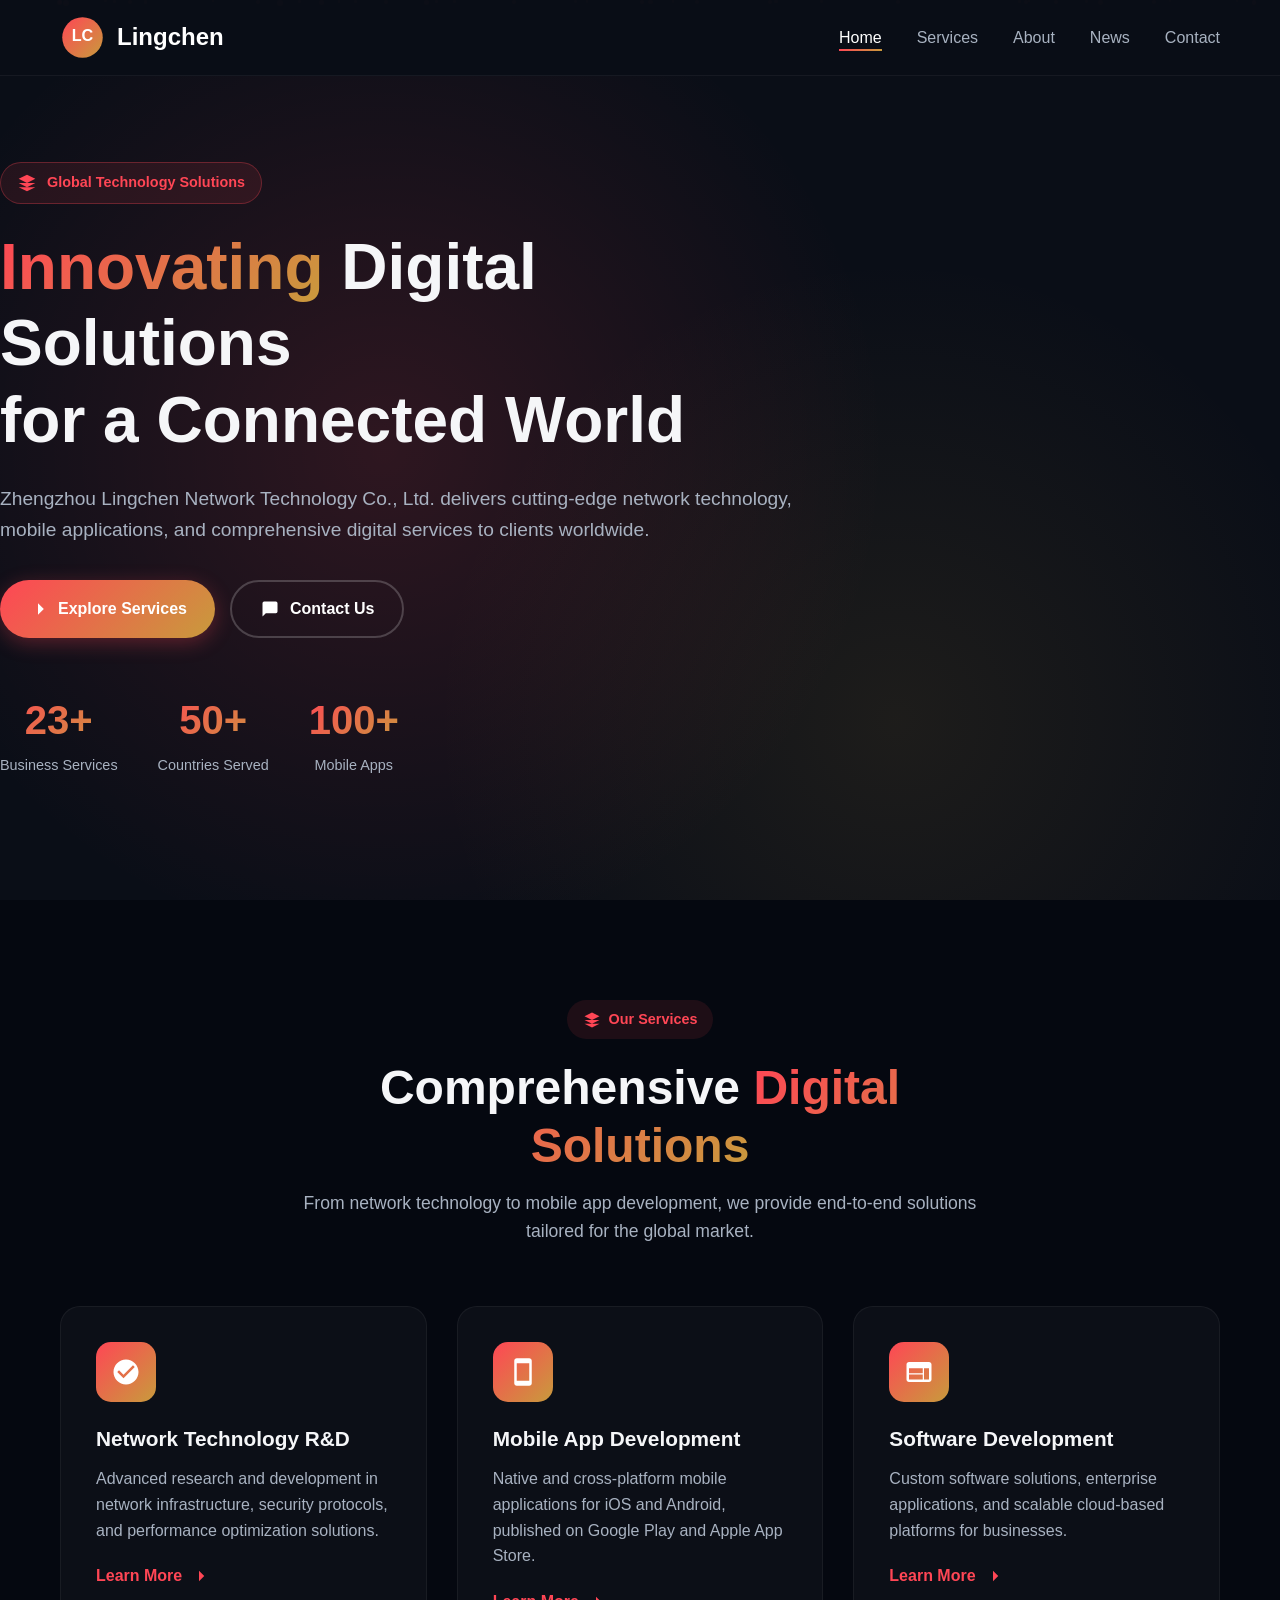
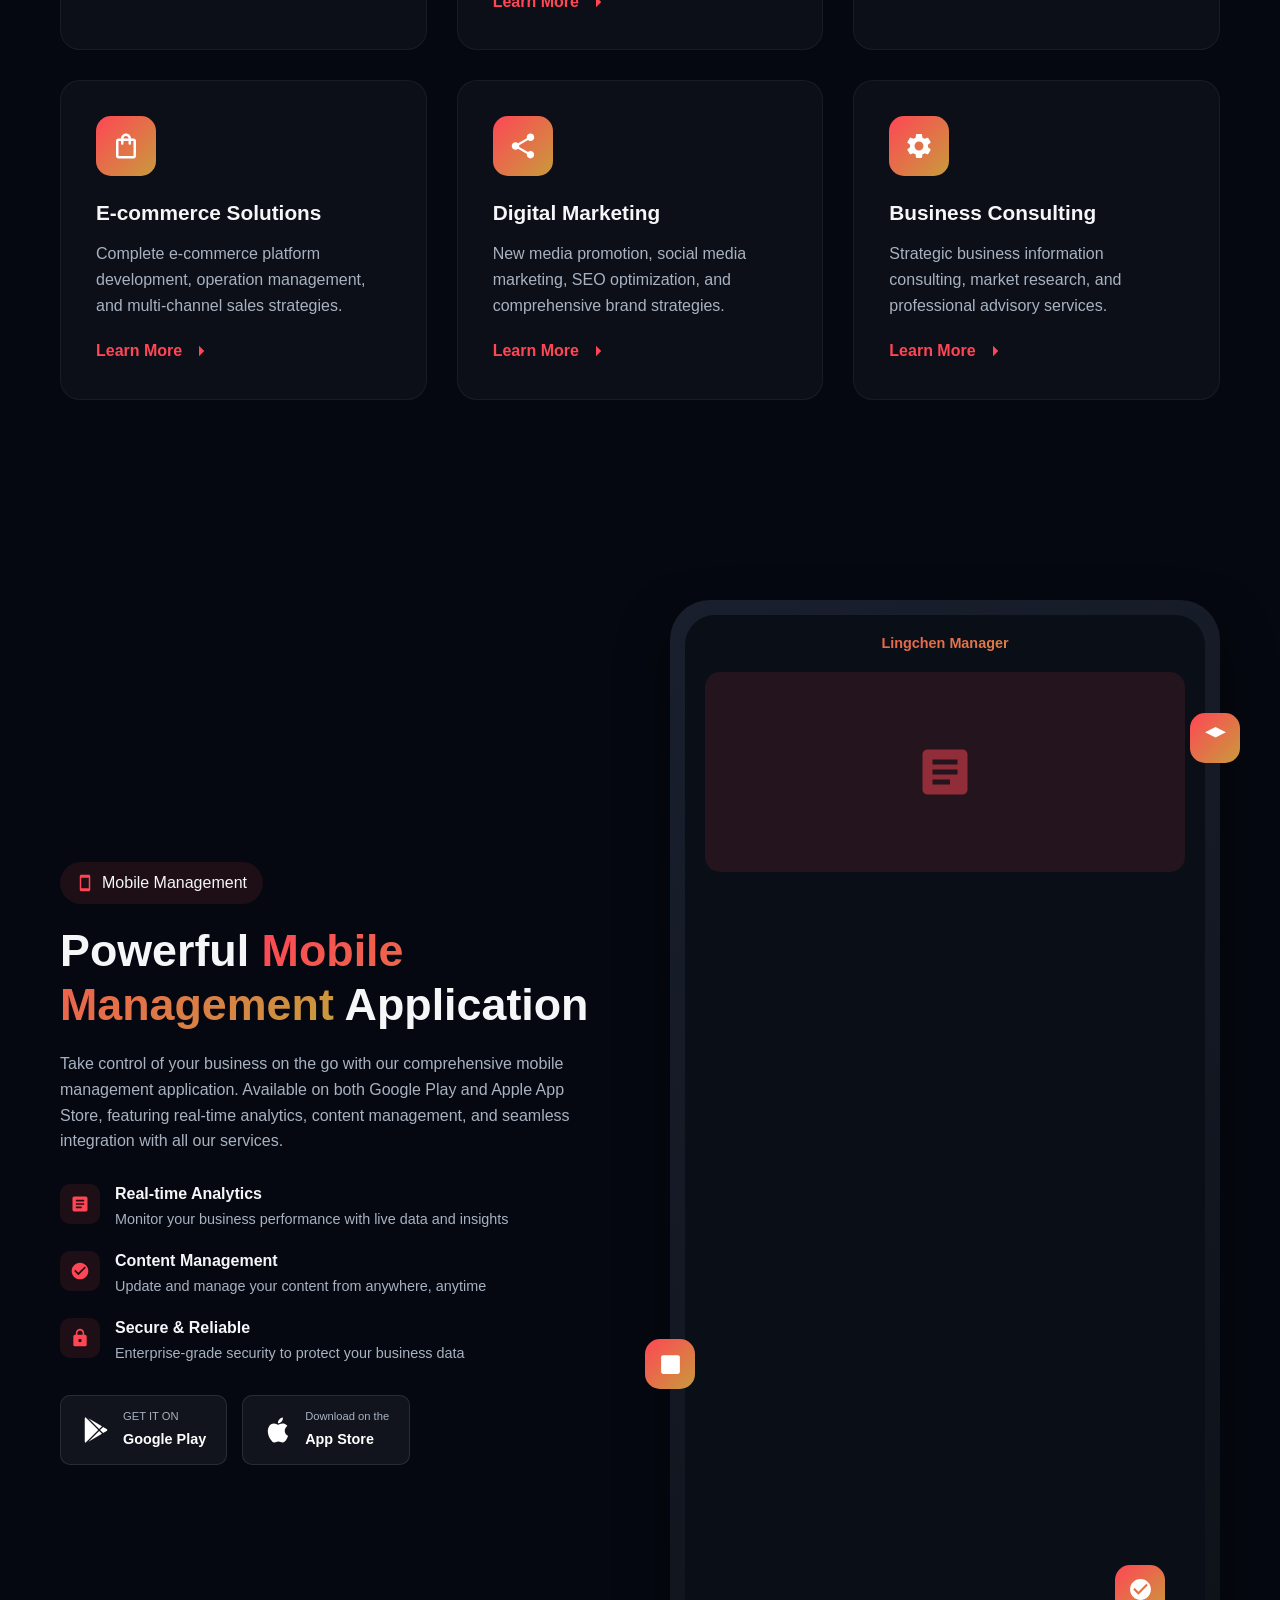
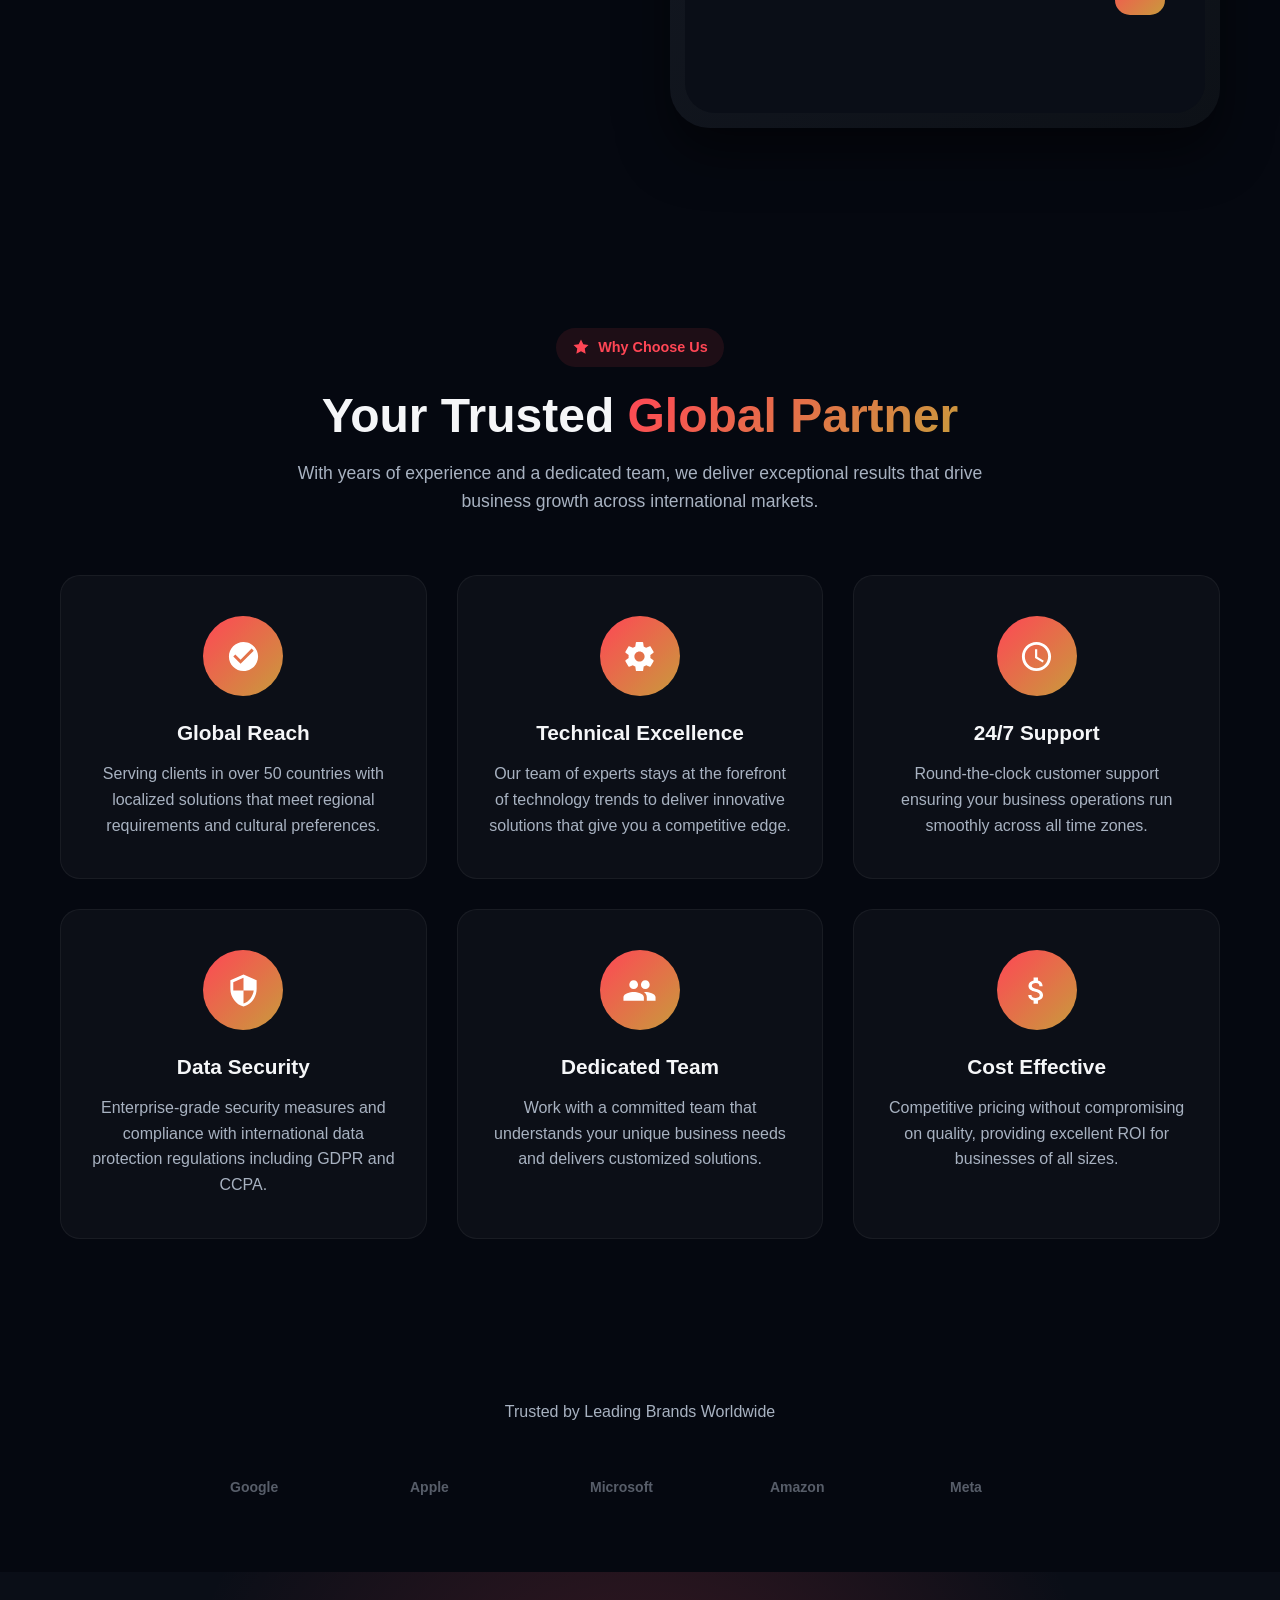
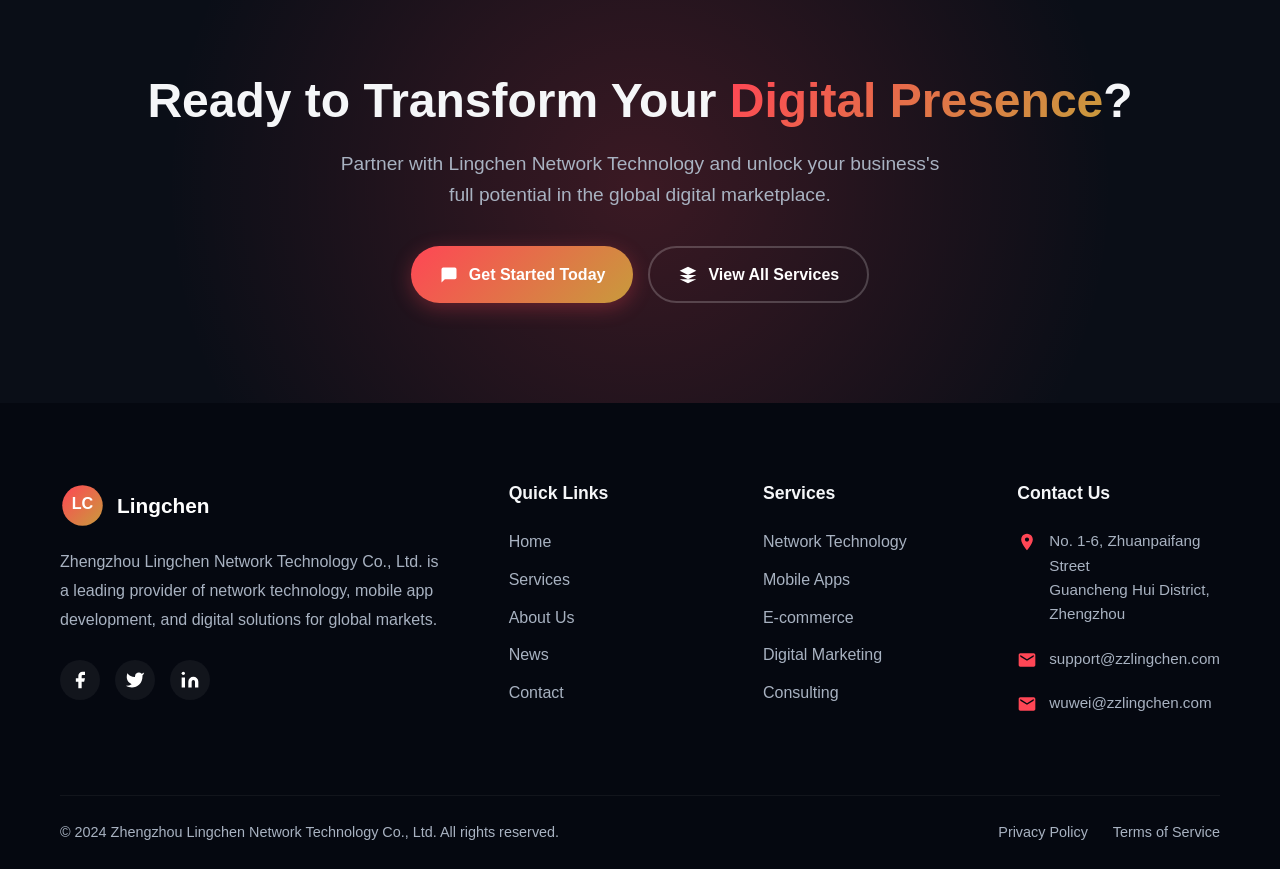
<file: index.html>
<!DOCTYPE html>
<html lang="en">
<head>
    <meta charset="UTF-8">
    <meta name="viewport" content="width=device-width, initial-scale=1.0">
    <meta http-equiv="X-UA-Compatible" content="IE=edge">
    
    <!-- SEO Meta Tags -->
    <title>Lingchen Network Technology | Global Digital Solutions & Mobile App Development</title>
    <meta name="description" content="Zhengzhou Lingchen Network Technology Co., Ltd. - Leading provider of network technology R&D, mobile app development, e-commerce operations, and digital marketing solutions for global markets.">
    <meta name="keywords" content="network technology, mobile app development, software development, e-commerce, digital marketing, web design, IT consulting, Zhengzhou, China">
    <meta name="author" content="Zhengzhou Lingchen Network Technology Co., Ltd.">
    <meta name="robots" content="index, follow, max-snippet:-1, max-image-preview:large, max-video-preview:-1">
    
    <!-- Open Graph / Facebook -->
    <meta property="og:type" content="website">
    <meta property="og:url" content="https://zzlingchen.com/">
    <meta property="og:title" content="Lingchen Network Technology | Global Digital Solutions">
    <meta property="og:description" content="Leading provider of network technology R&D, mobile app development, and digital marketing solutions for global markets.">
    <meta property="og:image" content="https://zzlingchen.com/images/og-image.png">
    <meta property="og:locale" content="en_US">
    <meta property="og:site_name" content="Lingchen Network Technology">
    
    <!-- Twitter -->
    <meta name="twitter:card" content="summary_large_image">
    <meta name="twitter:url" content="https://zzlingchen.com/">
    <meta name="twitter:title" content="Lingchen Network Technology | Global Digital Solutions">
    <meta name="twitter:description" content="Leading provider of network technology R&D, mobile app development, and digital marketing solutions.">
    <meta name="twitter:image" content="https://zzlingchen.com/images/twitter-image.png">
    
    <!-- Canonical URL -->
    <link rel="canonical" href="https://zzlingchen.com/">
    
    <!-- Favicon -->
    <link rel="icon" type="image/svg+xml" href="images/logo.svg">
    
    <!-- Preconnect to external domains -->
    <link rel="preconnect" href="https://fonts.googleapis.com">
    <link rel="preconnect" href="https://fonts.gstatic.com" crossorigin>
    
    <!-- Stylesheets -->
    <link rel="stylesheet" href="css/style.css">
    
    <!-- Structured Data -->
    <script type="application/ld+json">
    {
        "@context": "https://schema.org",
        "@type": "Organization",
        "name": "Zhengzhou Lingchen Network Technology Co., Ltd.",
        "alternateName": "Lingchen Network",
        "url": "https://zzlingchen.com",
        "logo": "https://zzlingchen.com/images/logo.svg",
        "contactPoint": {
            "@type": "ContactPoint",
            "telephone": "+86-371-5555-8888",
            "contactType": "customer service",
            "email": "support@zzlingchen.com",
            "areaServed": "Worldwide"
        },
        "address": {
            "@type": "PostalAddress",
            "streetAddress": "No. 1-6, Zhuanpaifang Street, Guancheng Hui District",
            "addressLocality": "Zhengzhou",
            "addressRegion": "Henan",
            "addressCountry": "CN"
        },
        "sameAs": [
            "https://www.facebook.com/zzlingchen",
            "https://www.linkedin.com/company/zzlingchen",
            "https://twitter.com/zzlingchen"
        ]
    }
    </script>
</head>
<body>
    <!-- Navigation -->
    <nav class="navbar" role="navigation" aria-label="Main navigation">
        <div class="navbar-container">
            <a href="index.html" class="logo" aria-label="Lingchen Network - Home">
                <svg viewBox="0 0 100 100" aria-hidden="true">
                    <defs>
                        <linearGradient id="navLogoGradient" x1="0%" y1="0%" x2="100%" y2="100%">
                            <stop offset="0%" style="stop-color:#FF4655"/>
                            <stop offset="100%" style="stop-color:#C89B3C"/>
                        </linearGradient>
                    </defs>
                    <circle cx="50" cy="50" r="45" fill="url(#navLogoGradient)"/>
                    <text x="50" y="58" font-family="Arial, sans-serif" font-size="36" font-weight="bold" fill="white" text-anchor="middle">LC</text>
                </svg>
                <span class="logo-text">Lingchen</span>
            </a>
            
            <ul class="nav-menu" role="menubar">
                <li role="none"><a href="index.html" class="nav-link active" role="menuitem">Home</a></li>
                <li role="none"><a href="services.html" class="nav-link" role="menuitem">Services</a></li>
                <li role="none"><a href="about.html" class="nav-link" role="menuitem">About</a></li>
                <li role="none"><a href="news.html" class="nav-link" role="menuitem">News</a></li>
                <li role="none"><a href="contact.html" class="nav-link" role="menuitem">Contact</a></li>
            </ul>
            
            <button class="nav-toggle" aria-label="Toggle navigation menu" aria-expanded="false">
                <span></span>
                <span></span>
                <span></span>
            </button>
        </div>
    </nav>

    <!-- Hero Section -->
    <section class="hero" id="home">
        <div class="hero-bg"></div>
        <div class="hero-particles">
            <div class="particle" style="left: 10%; animation-delay: 0s;"></div>
            <div class="particle" style="left: 20%; animation-delay: 2s;"></div>
            <div class="particle" style="left: 30%; animation-delay: 4s;"></div>
            <div class="particle" style="left: 40%; animation-delay: 1s;"></div>
            <div class="particle" style="left: 50%; animation-delay: 3s;"></div>
            <div class="particle" style="left: 60%; animation-delay: 5s;"></div>
            <div class="particle" style="left: 70%; animation-delay: 2.5s;"></div>
            <div class="particle" style="left: 80%; animation-delay: 1.5s;"></div>
            <div class="particle" style="left: 90%; animation-delay: 4.5s;"></div>
        </div>
        <div class="hero-content">
            <div class="hero-badge">
                <svg viewBox="0 0 24 24"><path d="M12 2L2 7l10 5 10-5-10-5zM2 17l10 5 10-5M2 12l10 5 10-5"/></svg>
                <span>Global Technology Solutions</span>
            </div>
            <h1 class="hero-title">
                <span class="highlight">Innovating</span> Digital Solutions<br>
                for a Connected World
            </h1>
            <p class="hero-subtitle">
                Zhengzhou Lingchen Network Technology Co., Ltd. delivers cutting-edge network technology, 
                mobile applications, and comprehensive digital services to clients worldwide.
            </p>
            <div class="hero-buttons">
                <a href="services.html" class="btn btn-primary">
                    <svg viewBox="0 0 24 24"><path d="M5 12h14M12 5l7 7-7 7"/></svg>
                    Explore Services
                </a>
                <a href="contact.html" class="btn btn-secondary">
                    <svg viewBox="0 0 24 24"><path d="M21 15a2 2 0 0 1-2 2H7l-4 4V5a2 2 0 0 1 2-2h14a2 2 0 0 1 2 2z"/></svg>
                    Contact Us
                </a>
            </div>
            <div class="hero-stats">
                <div class="stat-item">
                    <span class="stat-number">23+</span>
                    <span class="stat-label">Business Services</span>
                </div>
                <div class="stat-item">
                    <span class="stat-number">50+</span>
                    <span class="stat-label">Countries Served</span>
                </div>
                <div class="stat-item">
                    <span class="stat-number">100+</span>
                    <span class="stat-label">Mobile Apps</span>
                </div>
            </div>
        </div>
    </section>

    <!-- Services Preview Section -->
    <section class="section section-dark" id="services-preview">
        <div class="container">
            <div class="section-header fade-in">
                <div class="section-badge">
                    <svg viewBox="0 0 24 24"><path d="M12 2L2 7l10 5 10-5-10-5zM2 17l10 5 10-5M2 12l10 5 10-5"/></svg>
                    <span>Our Services</span>
                </div>
                <h2 class="section-title">Comprehensive <span class="text-primary">Digital Solutions</span></h2>
                <p class="section-description">
                    From network technology to mobile app development, we provide end-to-end solutions 
                    tailored for the global market.
                </p>
            </div>
            
            <div class="services-grid">
                <div class="service-card fade-in stagger-1">
                    <div class="service-icon">
                        <svg viewBox="0 0 24 24"><path d="M12 2C6.48 2 2 6.48 2 12s4.48 10 10 10 10-4.48 10-10S17.52 2 12 2zm-2 15l-5-5 1.41-1.41L10 14.17l7.59-7.59L19 8l-9 9z"/></svg>
                    </div>
                    <h3 class="service-title">Network Technology R&D</h3>
                    <p class="service-description">
                        Advanced research and development in network infrastructure, security protocols, 
                        and performance optimization solutions.
                    </p>
                    <a href="services.html" class="service-link">
                        Learn More
                        <svg viewBox="0 0 24 24"><path d="M5 12h14M12 5l7 7-7 7"/></svg>
                    </a>
                </div>
                
                <div class="service-card fade-in stagger-2">
                    <div class="service-icon">
                        <svg viewBox="0 0 24 24"><path d="M17 1.01L7 1c-1.1 0-2 .9-2 2v18c0 1.1.9 2 2 2h10c1.1 0 2-.9 2-2V3c0-1.1-.9-1.99-2-1.99zM17 19H7V5h10v14z"/></svg>
                    </div>
                    <h3 class="service-title">Mobile App Development</h3>
                    <p class="service-description">
                        Native and cross-platform mobile applications for iOS and Android, 
                        published on Google Play and Apple App Store.
                    </p>
                    <a href="services.html" class="service-link">
                        Learn More
                        <svg viewBox="0 0 24 24"><path d="M5 12h14M12 5l7 7-7 7"/></svg>
                    </a>
                </div>
                
                <div class="service-card fade-in stagger-3">
                    <div class="service-icon">
                        <svg viewBox="0 0 24 24"><path d="M20 4H4c-1.1 0-1.99.9-1.99 2L2 18c0 1.1.9 2 2 2h16c1.1 0 2-.9 2-2V6c0-1.1-.9-2-2-2zm-5 14H4v-4h11v4zm0-5H4V9h11v4zm5 5h-4V9h4v9z"/></svg>
                    </div>
                    <h3 class="service-title">Software Development</h3>
                    <p class="service-description">
                        Custom software solutions, enterprise applications, and scalable 
                        cloud-based platforms for businesses.
                    </p>
                    <a href="services.html" class="service-link">
                        Learn More
                        <svg viewBox="0 0 24 24"><path d="M5 12h14M12 5l7 7-7 7"/></svg>
                    </a>
                </div>
                
                <div class="service-card fade-in stagger-4">
                    <div class="service-icon">
                        <svg viewBox="0 0 24 24"><path d="M18 6h-2c0-2.21-1.79-4-4-4S8 3.79 8 6H6c-1.1 0-2 .9-2 2v12c0 1.1.9 2 2 2h12c1.1 0 2-.9 2-2V8c0-1.1-.9-2-2-2zm-6-2c1.1 0 2 .9 2 2h-4c0-1.1.9-2 2-2zm6 16H6V8h2v2c0 .55.45 1 1 1s1-.45 1-1V8h4v2c0 .55.45 1 1 1s1-.45 1-1V8h2v12z"/></svg>
                    </div>
                    <h3 class="service-title">E-commerce Solutions</h3>
                    <p class="service-description">
                        Complete e-commerce platform development, operation management, 
                        and multi-channel sales strategies.
                    </p>
                    <a href="services.html" class="service-link">
                        Learn More
                        <svg viewBox="0 0 24 24"><path d="M5 12h14M12 5l7 7-7 7"/></svg>
                    </a>
                </div>
                
                <div class="service-card fade-in stagger-5">
                    <div class="service-icon">
                        <svg viewBox="0 0 24 24"><path d="M18 16.08c-.76 0-1.44.3-1.96.77L8.91 12.7c.05-.23.09-.46.09-.7s-.04-.47-.09-.7l7.05-4.11c.54.5 1.25.81 2.04.81 1.66 0 3-1.34 3-3s-1.34-3-3-3-3 1.34-3 3c0 .24.04.47.09.7L8.04 9.81C7.5 9.31 6.79 9 6 9c-1.66 0-3 1.34-3 3s1.34 3 3 3c.79 0 1.5-.31 2.04-.81l7.12 4.16c-.05.21-.08.43-.08.65 0 1.61 1.31 2.92 2.92 2.92s2.92-1.31 2.92-2.92-1.31-2.92-2.92-2.92z"/></svg>
                    </div>
                    <h3 class="service-title">Digital Marketing</h3>
                    <p class="service-description">
                        New media promotion, social media marketing, SEO optimization, 
                        and comprehensive brand strategies.
                    </p>
                    <a href="services.html" class="service-link">
                        Learn More
                        <svg viewBox="0 0 24 24"><path d="M5 12h14M12 5l7 7-7 7"/></svg>
                    </a>
                </div>
                
                <div class="service-card fade-in stagger-6">
                    <div class="service-icon">
                        <svg viewBox="0 0 24 24"><path d="M19.14 12.94c.04-.31.06-.63.06-.94 0-.31-.02-.63-.06-.94l2.03-1.58c.18-.14.23-.41.12-.61l-1.92-3.32c-.12-.22-.37-.29-.59-.22l-2.39.96c-.5-.38-1.03-.7-1.62-.94l-.36-2.54c-.04-.24-.24-.41-.48-.41h-3.84c-.24 0-.43.17-.47.41l-.36 2.54c-.59.24-1.13.57-1.62.94l-2.39-.96c-.22-.08-.47 0-.59.22L2.74 8.87c-.12.21-.08.47.12.61l2.03 1.58c-.04.31-.06.63-.06.94s.02.63.06.94l-2.03 1.58c-.18.14-.23.41-.12.61l1.92 3.32c.12.22.37.29.59.22l2.39-.96c.5.38 1.03.7 1.62.94l.36 2.54c.05.24.24.41.48.41h3.84c.24 0 .44-.17.47-.41l.36-2.54c.59-.24 1.13-.56 1.62-.94l2.39.96c.22.08.47 0 .59-.22l1.92-3.32c.12-.22.07-.47-.12-.61l-2.01-1.58zM12 15.6c-1.98 0-3.6-1.62-3.6-3.6s1.62-3.6 3.6-3.6 3.6 1.62 3.6 3.6-1.62 3.6-3.6 3.6z"/></svg>
                    </div>
                    <h3 class="service-title">Business Consulting</h3>
                    <p class="service-description">
                        Strategic business information consulting, market research, 
                        and professional advisory services.
                    </p>
                    <a href="services.html" class="service-link">
                        Learn More
                        <svg viewBox="0 0 24 24"><path d="M5 12h14M12 5l7 7-7 7"/></svg>
                    </a>
                </div>
            </div>
        </div>
    </section>

    <!-- Mobile App Section -->
    <section class="section app-section" id="mobile-app">
        <div class="container">
            <div class="app-content">
                <div class="app-info fade-in">
                    <div class="app-badge">
                        <svg viewBox="0 0 24 24"><path d="M17 1.01L7 1c-1.1 0-2 .9-2 2v18c0 1.1.9 2 2 2h10c1.1 0 2-.9 2-2V3c0-1.1-.9-1.99-2-1.99zM17 19H7V5h10v14z"/></svg>
                        <span>Mobile Management</span>
                    </div>
                    <h2 class="app-title">Powerful <span class="text-primary">Mobile Management</span> Application</h2>
                    <p class="app-description">
                        Take control of your business on the go with our comprehensive mobile management application. 
                        Available on both Google Play and Apple App Store, featuring real-time analytics, 
                        content management, and seamless integration with all our services.
                    </p>
                    <div class="app-features">
                        <div class="app-feature-item">
                            <div class="app-feature-icon">
                                <svg viewBox="0 0 24 24"><path d="M19 3H5c-1.1 0-2 .9-2 2v14c0 1.1.9 2 2 2h14c1.1 0 2-.9 2-2V5c0-1.1-.9-2-2-2zm-5 14H7v-2h7v2zm3-4H7v-2h10v2zm0-4H7V7h10v2z"/></svg>
                            </div>
                            <div class="app-feature-text">
                                <h4>Real-time Analytics</h4>
                                <p>Monitor your business performance with live data and insights</p>
                            </div>
                        </div>
                        <div class="app-feature-item">
                            <div class="app-feature-icon">
                                <svg viewBox="0 0 24 24"><path d="M12 2C6.48 2 2 6.48 2 12s4.48 10 10 10 10-4.48 10-10S17.52 2 12 2zm-2 15l-5-5 1.41-1.41L10 14.17l7.59-7.59L19 8l-9 9z"/></svg>
                            </div>
                            <div class="app-feature-text">
                                <h4>Content Management</h4>
                                <p>Update and manage your content from anywhere, anytime</p>
                            </div>
                        </div>
                        <div class="app-feature-item">
                            <div class="app-feature-icon">
                                <svg viewBox="0 0 24 24"><path d="M18 8h-1V6c0-2.76-2.24-5-5-5S7 3.24 7 6v2H6c-1.1 0-2 .9-2 2v10c0 1.1.9 2 2 2h12c1.1 0 2-.9 2-2V10c0-1.1-.9-2-2-2zm-6 9c-1.1 0-2-.9-2-2s.9-2 2-2 2 .9 2 2-.9 2-2 2zm3.1-9H8.9V6c0-1.71 1.39-3.1 3.1-3.1 1.71 0 3.1 1.39 3.1 3.1v2z"/></svg>
                            </div>
                            <div class="app-feature-text">
                                <h4>Secure & Reliable</h4>
                                <p>Enterprise-grade security to protect your business data</p>
                            </div>
                        </div>
                    </div>
                    <div class="app-store-buttons">
                        <a href="#" class="store-button" title="Download on Google Play">
                            <svg viewBox="0 0 24 24"><path d="M3.609 1.814L13.792 12 3.61 22.186a.996.996 0 0 1-.61-.92V2.734a1 1 0 0 1 .609-.92zm10.89 10.893l2.302 2.302-10.937 6.333 8.635-8.635zm3.199-3.198l2.807 1.626a1 1 0 0 1 0 1.73l-2.808 1.626L15.206 12l2.492-2.491zM5.864 2.658L16.802 8.99l-2.302 2.302-8.636-8.634z"/></svg>
                            <div class="store-button-text">
                                <span>GET IT ON</span>
                                <strong>Google Play</strong>
                            </div>
                        </a>
                        <a href="#" class="store-button" title="Download on App Store">
                            <svg viewBox="0 0 24 24"><path d="M18.71 19.5c-.83 1.24-1.71 2.45-3.05 2.47-1.34.03-1.77-.79-3.29-.79-1.53 0-2 .77-3.27.82-1.31.05-2.3-1.32-3.14-2.53C4.25 17 2.94 12.45 4.7 9.39c.87-1.52 2.43-2.48 4.12-2.51 1.28-.02 2.5.87 3.29.87.78 0 2.26-1.07 3.81-.91.65.03 2.47.26 3.64 1.98-.09.06-2.17 1.28-2.15 3.81.03 3.02 2.65 4.03 2.68 4.04-.03.07-.42 1.44-1.38 2.83M13 3.5c.73-.83 1.94-1.46 2.94-1.5.13 1.17-.34 2.35-1.04 3.19-.69.85-1.83 1.51-2.95 1.42-.15-1.15.41-2.35 1.05-3.11z"/></svg>
                            <div class="store-button-text">
                                <span>Download on the</span>
                                <strong>App Store</strong>
                            </div>
                        </a>
                    </div>
                </div>
                <div class="app-visual fade-in">
                    <div class="app-mockup">
                        <div class="phone-frame">
                            <div class="phone-screen">
                                <div class="phone-content">
                                    <div class="phone-header">
                                        <h3>Lingchen Manager</h3>
                                    </div>
                                    <div class="app-screenshot">
                                        <svg viewBox="0 0 24 24"><path d="M19 3H5c-1.1 0-2 .9-2 2v14c0 1.1.9 2 2 2h14c1.1 0 2-.9 2-2V5c0-1.1-.9-2-2-2zm-5 14H7v-2h7v2zm3-4H7v-2h10v2zm0-4H7V7h10v2z"/></svg>
                                    </div>
                                </div>
                            </div>
                        </div>
                        <div class="floating-elements">
                            <div class="floating-icon">
                                <svg viewBox="0 0 24 24"><path d="M12 2L2 7l10 5 10-5-10-5z"/></svg>
                            </div>
                            <div class="floating-icon">
                                <svg viewBox="0 0 24 24"><path d="M19 3H5c-1.1 0-2 .9-2 2v14c0 1.1.9 2 2 2h14c1.1 0 2-.9 2-2V5c0-1.1-.9-2-2-2z"/></svg>
                            </div>
                            <div class="floating-icon">
                                <svg viewBox="0 0 24 24"><path d="M12 2C6.48 2 2 6.48 2 12s4.48 10 10 10 10-4.48 10-10S17.52 2 12 2zm-2 15l-5-5 1.41-1.41L10 14.17l7.59-7.59L19 8l-9 9z"/></svg>
                            </div>
                        </div>
                    </div>
                </div>
            </div>
        </div>
    </section>

    <!-- Why Choose Us Section -->
    <section class="section section-dark" id="why-choose-us">
        <div class="container">
            <div class="section-header fade-in">
                <div class="section-badge">
                    <svg viewBox="0 0 24 24"><path d="M12 2l3.09 6.26L22 9.27l-5 4.87 1.18 6.88L12 17.77l-6.18 3.25L7 14.14 2 9.27l6.91-1.01L12 2z"/></svg>
                    <span>Why Choose Us</span>
                </div>
                <h2 class="section-title">Your Trusted <span class="text-primary">Global Partner</span></h2>
                <p class="section-description">
                    With years of experience and a dedicated team, we deliver exceptional results 
                    that drive business growth across international markets.
                </p>
            </div>
            
            <div class="features-grid">
                <div class="feature-card fade-in stagger-1">
                    <div class="feature-icon">
                        <svg viewBox="0 0 24 24"><path d="M12 2C6.48 2 2 6.48 2 12s4.48 10 10 10 10-4.48 10-10S17.52 2 12 2zm-2 15l-5-5 1.41-1.41L10 14.17l7.59-7.59L19 8l-9 9z"/></svg>
                    </div>
                    <h3 class="feature-title">Global Reach</h3>
                    <p class="feature-description">
                        Serving clients in over 50 countries with localized solutions 
                        that meet regional requirements and cultural preferences.
                    </p>
                </div>
                
                <div class="feature-card fade-in stagger-2">
                    <div class="feature-icon">
                        <svg viewBox="0 0 24 24"><path d="M19.43 12.98c.04-.32.07-.64.07-.98s-.03-.66-.07-.98l2.11-1.65c.19-.15.24-.42.12-.64l-2-3.46c-.12-.22-.39-.3-.61-.22l-2.49 1c-.52-.4-1.08-.73-1.69-.98l-.38-2.65C14.46 2.18 14.25 2 14 2h-4c-.25 0-.46.18-.49.42l-.38 2.65c-.61.25-1.17.59-1.69.98l-2.49-1c-.23-.09-.49 0-.61.22l-2 3.46c-.13.22-.07.49.12.64l2.11 1.65c-.04.32-.07.65-.07.98s.03.66.07.98l-2.11 1.65c-.19.15-.24.42-.12.64l2 3.46c.12.22.39.3.61.22l2.49-1c.52.4 1.08.73 1.69.98l.38 2.65c.03.24.24.42.49.42h4c.25 0 .46-.18.49-.42l.38-2.65c.61-.25 1.17-.59 1.69-.98l2.49 1c.23.09.49 0 .61-.22l2-3.46c.12-.22.07-.49-.12-.64l-2.11-1.65zM12 15.5c-1.93 0-3.5-1.57-3.5-3.5s1.57-3.5 3.5-3.5 3.5 1.57 3.5 3.5-1.57 3.5-3.5 3.5z"/></svg>
                    </div>
                    <h3 class="feature-title">Technical Excellence</h3>
                    <p class="feature-description">
                        Our team of experts stays at the forefront of technology trends 
                        to deliver innovative solutions that give you a competitive edge.
                    </p>
                </div>
                
                <div class="feature-card fade-in stagger-3">
                    <div class="feature-icon">
                        <svg viewBox="0 0 24 24"><path d="M11.99 2C6.47 2 2 6.48 2 12s4.47 10 9.99 10C17.52 22 22 17.52 22 12S17.52 2 11.99 2zM12 20c-4.42 0-8-3.58-8-8s3.58-8 8-8 8 3.58 8 8-3.58 8-8 8zm.5-13H11v6l5.25 3.15.75-1.23-4.5-2.67z"/></svg>
                    </div>
                    <h3 class="feature-title">24/7 Support</h3>
                    <p class="feature-description">
                        Round-the-clock customer support ensuring your business 
                        operations run smoothly across all time zones.
                    </p>
                </div>
                
                <div class="feature-card fade-in stagger-4">
                    <div class="feature-icon">
                        <svg viewBox="0 0 24 24"><path d="M12 1L3 5v6c0 5.55 3.84 10.74 9 12 5.16-1.26 9-6.45 9-12V5l-9-4zm0 10.99h7c-.53 4.12-3.28 7.79-7 8.94V12H5V6.3l7-3.11v8.8z"/></svg>
                    </div>
                    <h3 class="feature-title">Data Security</h3>
                    <p class="feature-description">
                        Enterprise-grade security measures and compliance with 
                        international data protection regulations including GDPR and CCPA.
                    </p>
                </div>
                
                <div class="feature-card fade-in stagger-5">
                    <div class="feature-icon">
                        <svg viewBox="0 0 24 24"><path d="M16 11c1.66 0 2.99-1.34 2.99-3S17.66 5 16 5c-1.66 0-3 1.34-3 3s1.34 3 3 3zm-8 0c1.66 0 2.99-1.34 2.99-3S9.66 5 8 5C6.34 5 5 6.34 5 8s1.34 3 3 3zm0 2c-2.33 0-7 1.17-7 3.5V19h14v-2.5c0-2.33-4.67-3.5-7-3.5zm8 0c-.29 0-.62.02-.97.05 1.16.84 1.97 1.97 1.97 3.45V19h6v-2.5c0-2.33-4.67-3.5-7-3.5z"/></svg>
                    </div>
                    <h3 class="feature-title">Dedicated Team</h3>
                    <p class="feature-description">
                        Work with a committed team that understands your unique 
                        business needs and delivers customized solutions.
                    </p>
                </div>
                
                <div class="feature-card fade-in stagger-6">
                    <div class="feature-icon">
                        <svg viewBox="0 0 24 24"><path d="M11.8 10.9c-2.27-.59-3-1.2-3-2.15 0-1.09 1.01-1.85 2.7-1.85 1.78 0 2.44.85 2.5 2.1h2.21c-.07-1.72-1.12-3.3-3.21-3.81V3h-3v2.16c-1.94.42-3.5 1.68-3.5 3.61 0 2.31 1.91 3.46 4.7 4.13 2.5.6 3 1.48 3 2.41 0 .69-.49 1.79-2.7 1.79-2.06 0-2.87-.92-2.98-2.1h-2.2c.12 2.19 1.76 3.42 3.68 3.83V21h3v-2.15c1.95-.37 3.5-1.5 3.5-3.55 0-2.84-2.43-3.81-4.7-4.4z"/></svg>
                    </div>
                    <h3 class="feature-title">Cost Effective</h3>
                    <p class="feature-description">
                        Competitive pricing without compromising on quality, 
                        providing excellent ROI for businesses of all sizes.
                    </p>
                </div>
            </div>
        </div>
    </section>

    <!-- Partners Section -->
    <section class="partners-section">
        <div class="container">
            <p class="partners-title">Trusted by Leading Brands Worldwide</p>
            <div class="partners-grid">
                <div class="partner-logo">
                    <svg viewBox="0 0 120 40"><text x="10" y="28" font-family="Arial" font-size="14" font-weight="bold" fill="#A8B2C1">Google</text></svg>
                </div>
                <div class="partner-logo">
                    <svg viewBox="0 0 120 40"><text x="10" y="28" font-family="Arial" font-size="14" font-weight="bold" fill="#A8B2C1">Apple</text></svg>
                </div>
                <div class="partner-logo">
                    <svg viewBox="0 0 120 40"><text x="10" y="28" font-family="Arial" font-size="14" font-weight="bold" fill="#A8B2C1">Microsoft</text></svg>
                </div>
                <div class="partner-logo">
                    <svg viewBox="0 0 120 40"><text x="10" y="28" font-family="Arial" font-size="14" font-weight="bold" fill="#A8B2C1">Amazon</text></svg>
                </div>
                <div class="partner-logo">
                    <svg viewBox="0 0 120 40"><text x="10" y="28" font-family="Arial" font-size="14" font-weight="bold" fill="#A8B2C1">Meta</text></svg>
                </div>
            </div>
        </div>
    </section>

    <!-- CTA Section -->
    <section class="section cta-section" id="cta">
        <div class="cta-bg"></div>
        <div class="container">
            <div class="cta-content fade-in">
                <h2 class="cta-title">Ready to Transform Your <span class="text-primary">Digital Presence</span>?</h2>
                <p class="cta-description">
                    Partner with Lingchen Network Technology and unlock your business's full potential 
                    in the global digital marketplace.
                </p>
                <div class="cta-buttons">
                    <a href="contact.html" class="btn btn-primary">
                        <svg viewBox="0 0 24 24"><path d="M21 15a2 2 0 0 1-2 2H7l-4 4V5a2 2 0 0 1 2-2h14a2 2 0 0 1 2 2z"/></svg>
                        Get Started Today
                    </a>
                    <a href="services.html" class="btn btn-secondary">
                        <svg viewBox="0 0 24 24"><path d="M12 2L2 7l10 5 10-5-10-5zM2 17l10 5 10-5M2 12l10 5 10-5"/></svg>
                        View All Services
                    </a>
                </div>
            </div>
        </div>
    </section>

    <!-- Footer -->
    <footer class="footer">
        <div class="container">
            <div class="footer-grid">
                <div class="footer-brand">
                    <div class="footer-logo">
                        <svg viewBox="0 0 100 100">
                            <defs>
                                <linearGradient id="footerLogoGradient" x1="0%" y1="0%" x2="100%" y2="100%">
                                    <stop offset="0%" style="stop-color:#FF4655"/>
                                    <stop offset="100%" style="stop-color:#C89B3C"/>
                                </linearGradient>
                            </defs>
                            <circle cx="50" cy="50" r="45" fill="url(#footerLogoGradient)"/>
                            <text x="50" y="58" font-family="Arial, sans-serif" font-size="36" font-weight="bold" fill="white" text-anchor="middle">LC</text>
                        </svg>
                        <span>Lingchen</span>
                    </div>
                    <p class="footer-description">
                        Zhengzhou Lingchen Network Technology Co., Ltd. is a leading provider of network technology, 
                        mobile app development, and digital solutions for global markets.
                    </p>
                    <div class="footer-social">
                        <a href="#" class="social-link" aria-label="Facebook">
                            <svg viewBox="0 0 24 24"><path d="M18 2h-3a5 5 0 0 0-5 5v3H7v4h3v8h4v-8h3l1-4h-4V7a1 1 0 0 1 1-1h3z"/></svg>
                        </a>
                        <a href="#" class="social-link" aria-label="Twitter">
                            <svg viewBox="0 0 24 24"><path d="M23 3a10.9 10.9 0 0 1-3.14 1.53 4.48 4.48 0 0 0-7.86 3v1A10.66 10.66 0 0 1 3 4s-4 9 5 13a11.64 11.64 0 0 1-7 2c9 5 20 0 20-11.5a4.5 4.5 0 0 0-.08-.83A7.72 7.72 0 0 0 23 3z"/></svg>
                        </a>
                        <a href="#" class="social-link" aria-label="LinkedIn">
                            <svg viewBox="0 0 24 24"><path d="M16 8a6 6 0 0 1 6 6v7h-4v-7a2 2 0 0 0-2-2 2 2 0 0 0-2 2v7h-4v-7a6 6 0 0 1 6-6z"/><rect x="2" y="9" width="4" height="12"/><circle cx="4" cy="4" r="2"/></svg>
                        </a>
                    </div>
                </div>
                
                <div class="footer-column">
                    <h4>Quick Links</h4>
                    <ul class="footer-links">
                        <li><a href="index.html">Home</a></li>
                        <li><a href="services.html">Services</a></li>
                        <li><a href="about.html">About Us</a></li>
                        <li><a href="news.html">News</a></li>
                        <li><a href="contact.html">Contact</a></li>
                    </ul>
                </div>
                
                <div class="footer-column">
                    <h4>Services</h4>
                    <ul class="footer-links">
                        <li><a href="services.html">Network Technology</a></li>
                        <li><a href="services.html">Mobile Apps</a></li>
                        <li><a href="services.html">E-commerce</a></li>
                        <li><a href="services.html">Digital Marketing</a></li>
                        <li><a href="services.html">Consulting</a></li>
                    </ul>
                </div>
                
                <div class="footer-column">
                    <h4>Contact Us</h4>
                    <div class="footer-contact-item">
                        <svg viewBox="0 0 24 24"><path d="M12 2C8.13 2 5 5.13 5 9c0 5.25 7 13 7 13s7-7.75 7-13c0-3.87-3.13-7-7-7zm0 9.5c-1.38 0-2.5-1.12-2.5-2.5s1.12-2.5 2.5-2.5 2.5 1.12 2.5 2.5-1.12 2.5-2.5 2.5z"/></svg>
                        <p>No. 1-6, Zhuanpaifang Street<br>Guancheng Hui District, Zhengzhou</p>
                    </div>
                    <div class="footer-contact-item">
                        <svg viewBox="0 0 24 24"><path d="M20 4H4c-1.1 0-1.99.9-1.99 2L2 18c0 1.1.9 2 2 2h16c1.1 0 2-.9 2-2V6c0-1.1-.9-2-2-2zm0 4l-8 5-8-5V6l8 5 8-5v2z"/></svg>
                        <p>support@zzlingchen.com</p>
                    </div>
                    <div class="footer-contact-item">
                        <svg viewBox="0 0 24 24"><path d="M20 4H4c-1.1 0-1.99.9-1.99 2L2 18c0 1.1.9 2 2 2h16c1.1 0 2-.9 2-2V6c0-1.1-.9-2-2-2zm0 4l-8 5-8-5V6l8 5 8-5v2z"/></svg>
                        <p>wuwei@zzlingchen.com</p>
                    </div>
                </div>
            </div>
            
            <div class="footer-bottom">
                <p class="footer-copyright">
                    &copy; 2024 Zhengzhou Lingchen Network Technology Co., Ltd. All rights reserved.
                </p>
                <div class="footer-legal">
                    <a href="privacy-policy.html">Privacy Policy</a>
                    <a href="terms-of-service.html">Terms of Service</a>
                </div>
            </div>
        </div>
    </footer>

    <!-- Scripts -->
    <script src="js/main.js"></script>
</body>
</html>
</file>
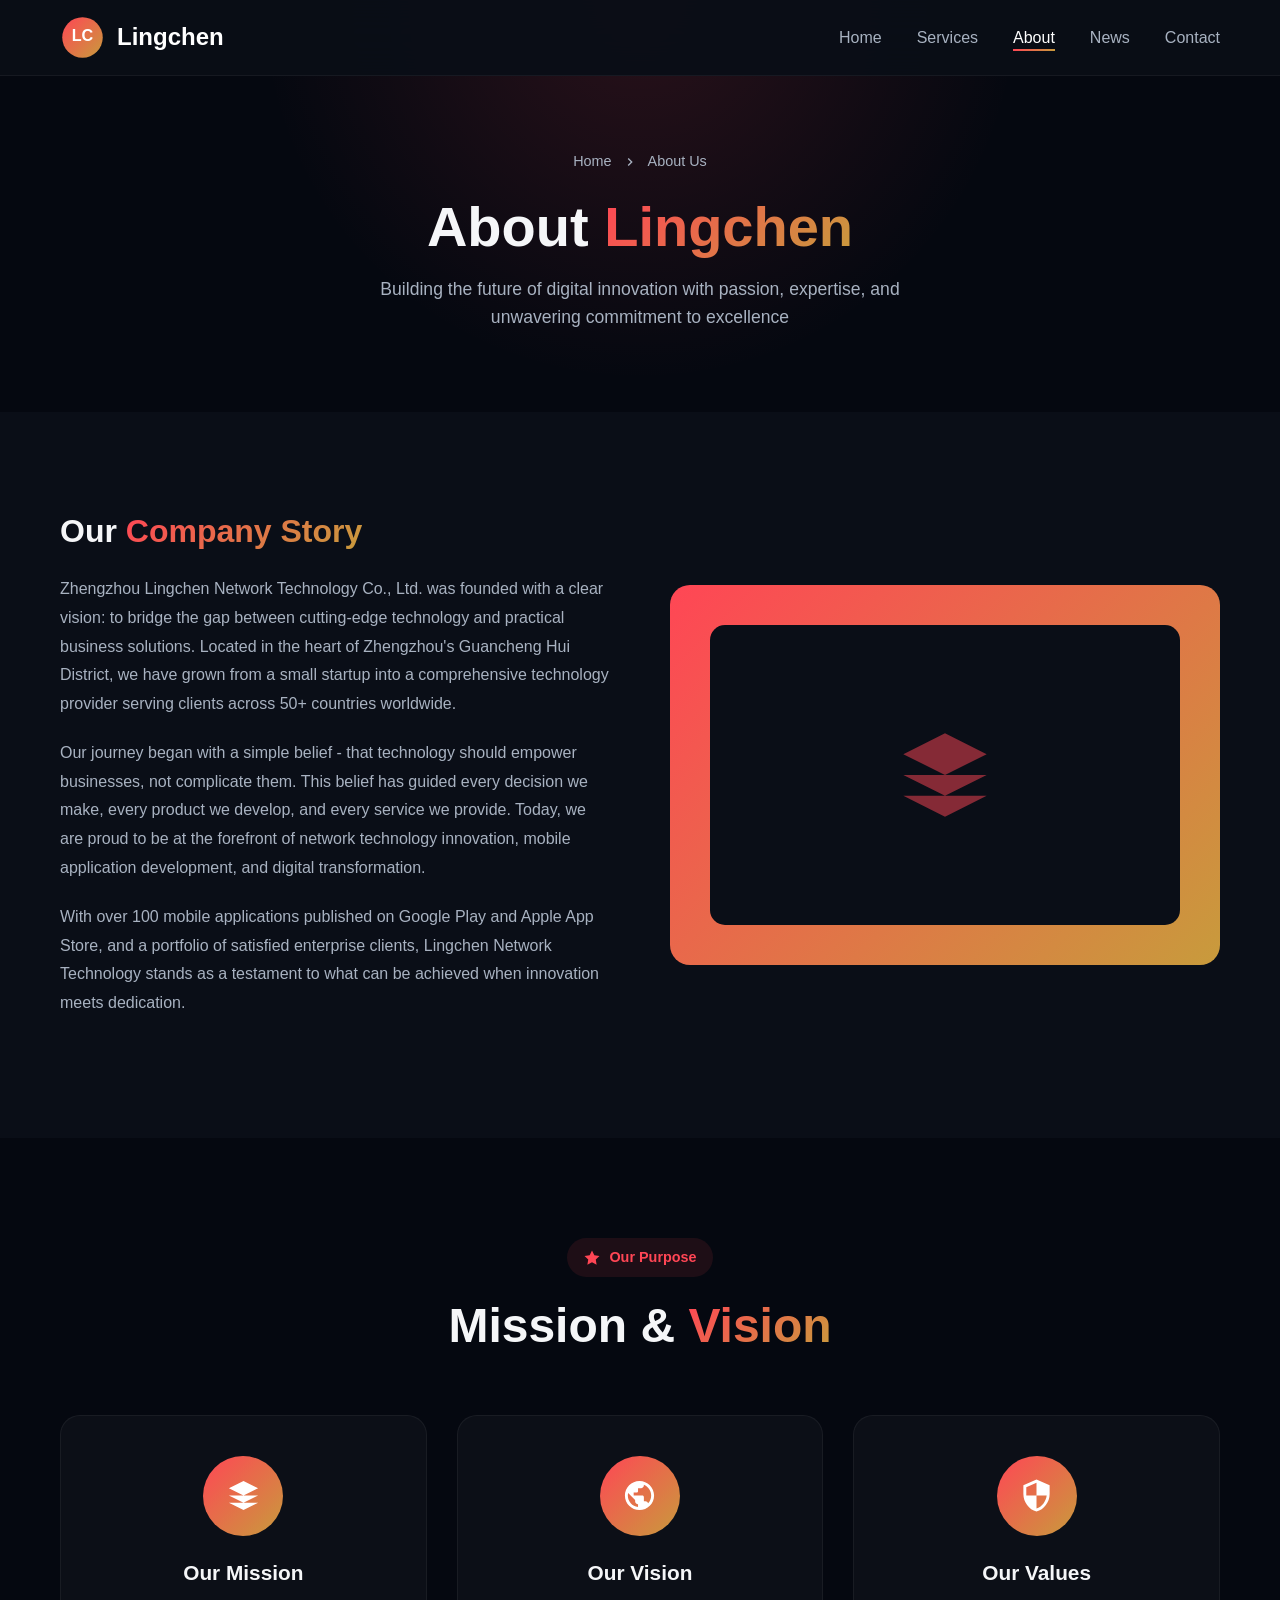
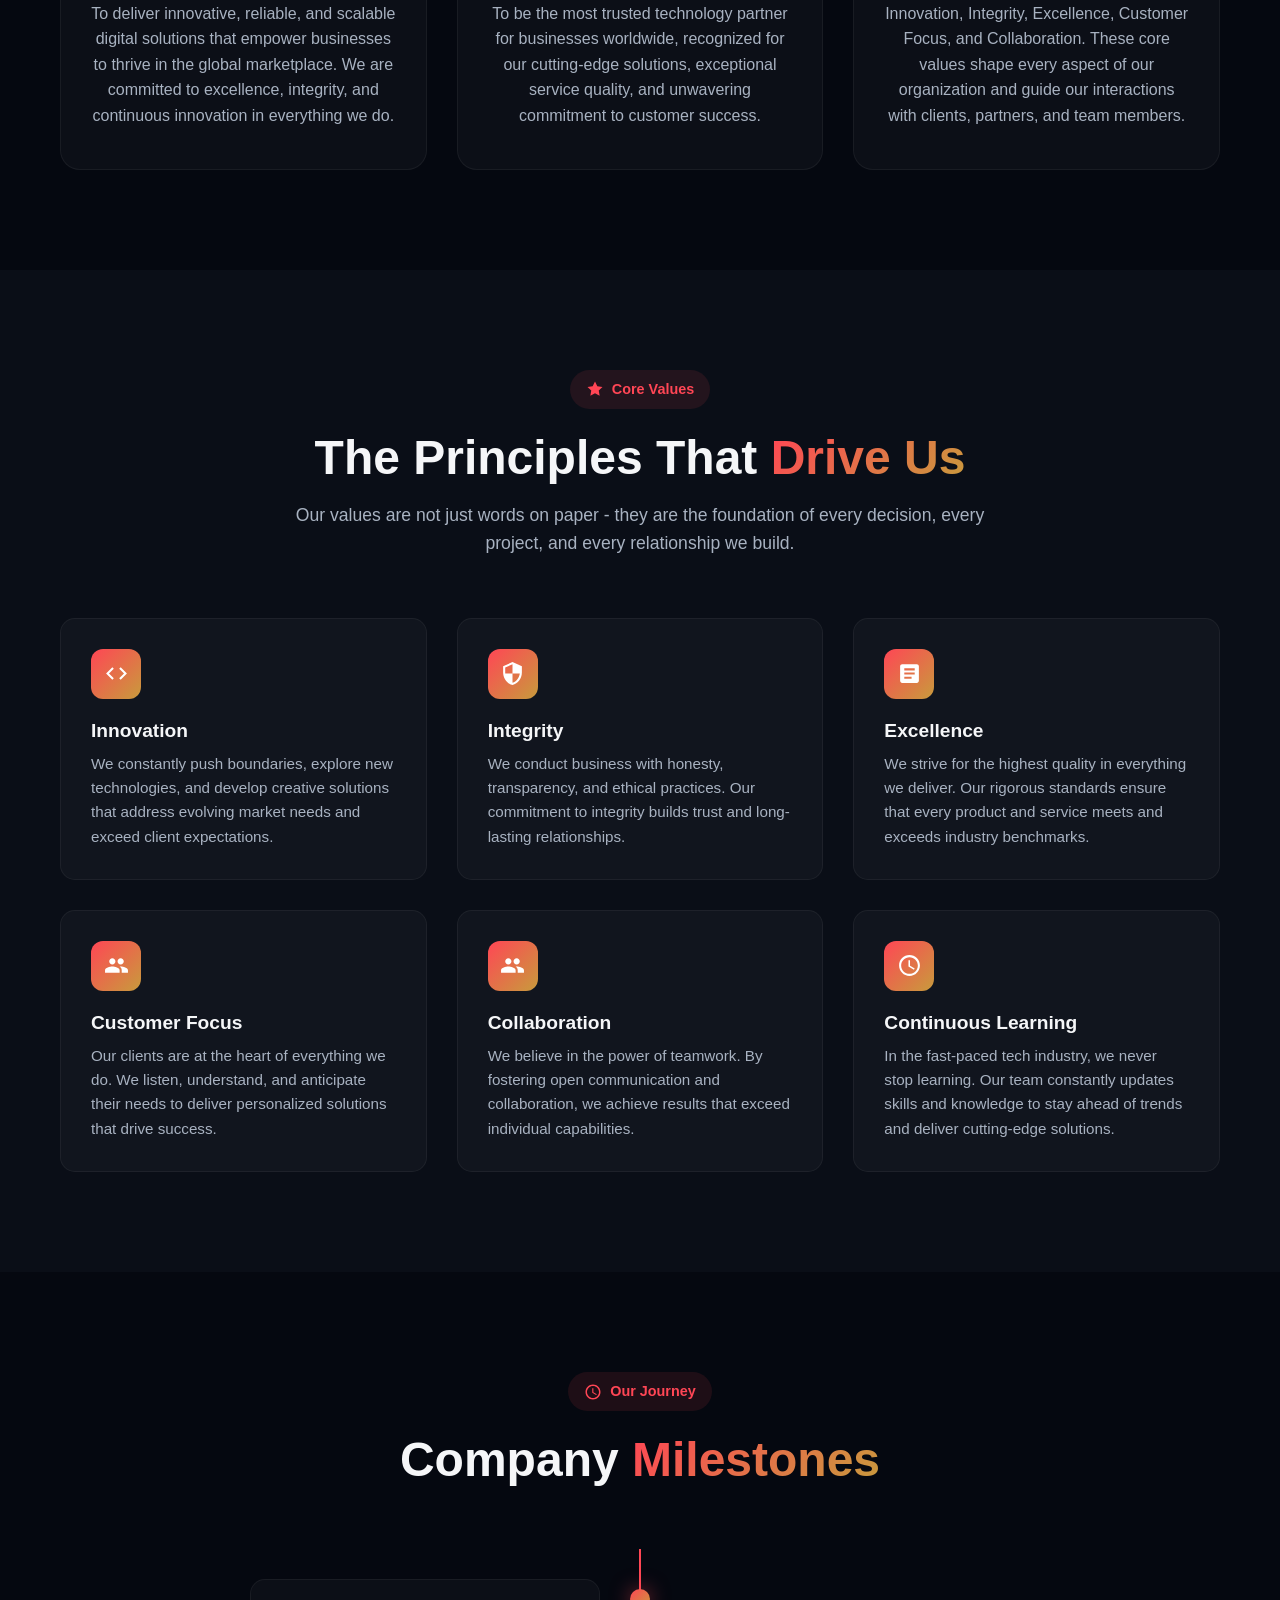
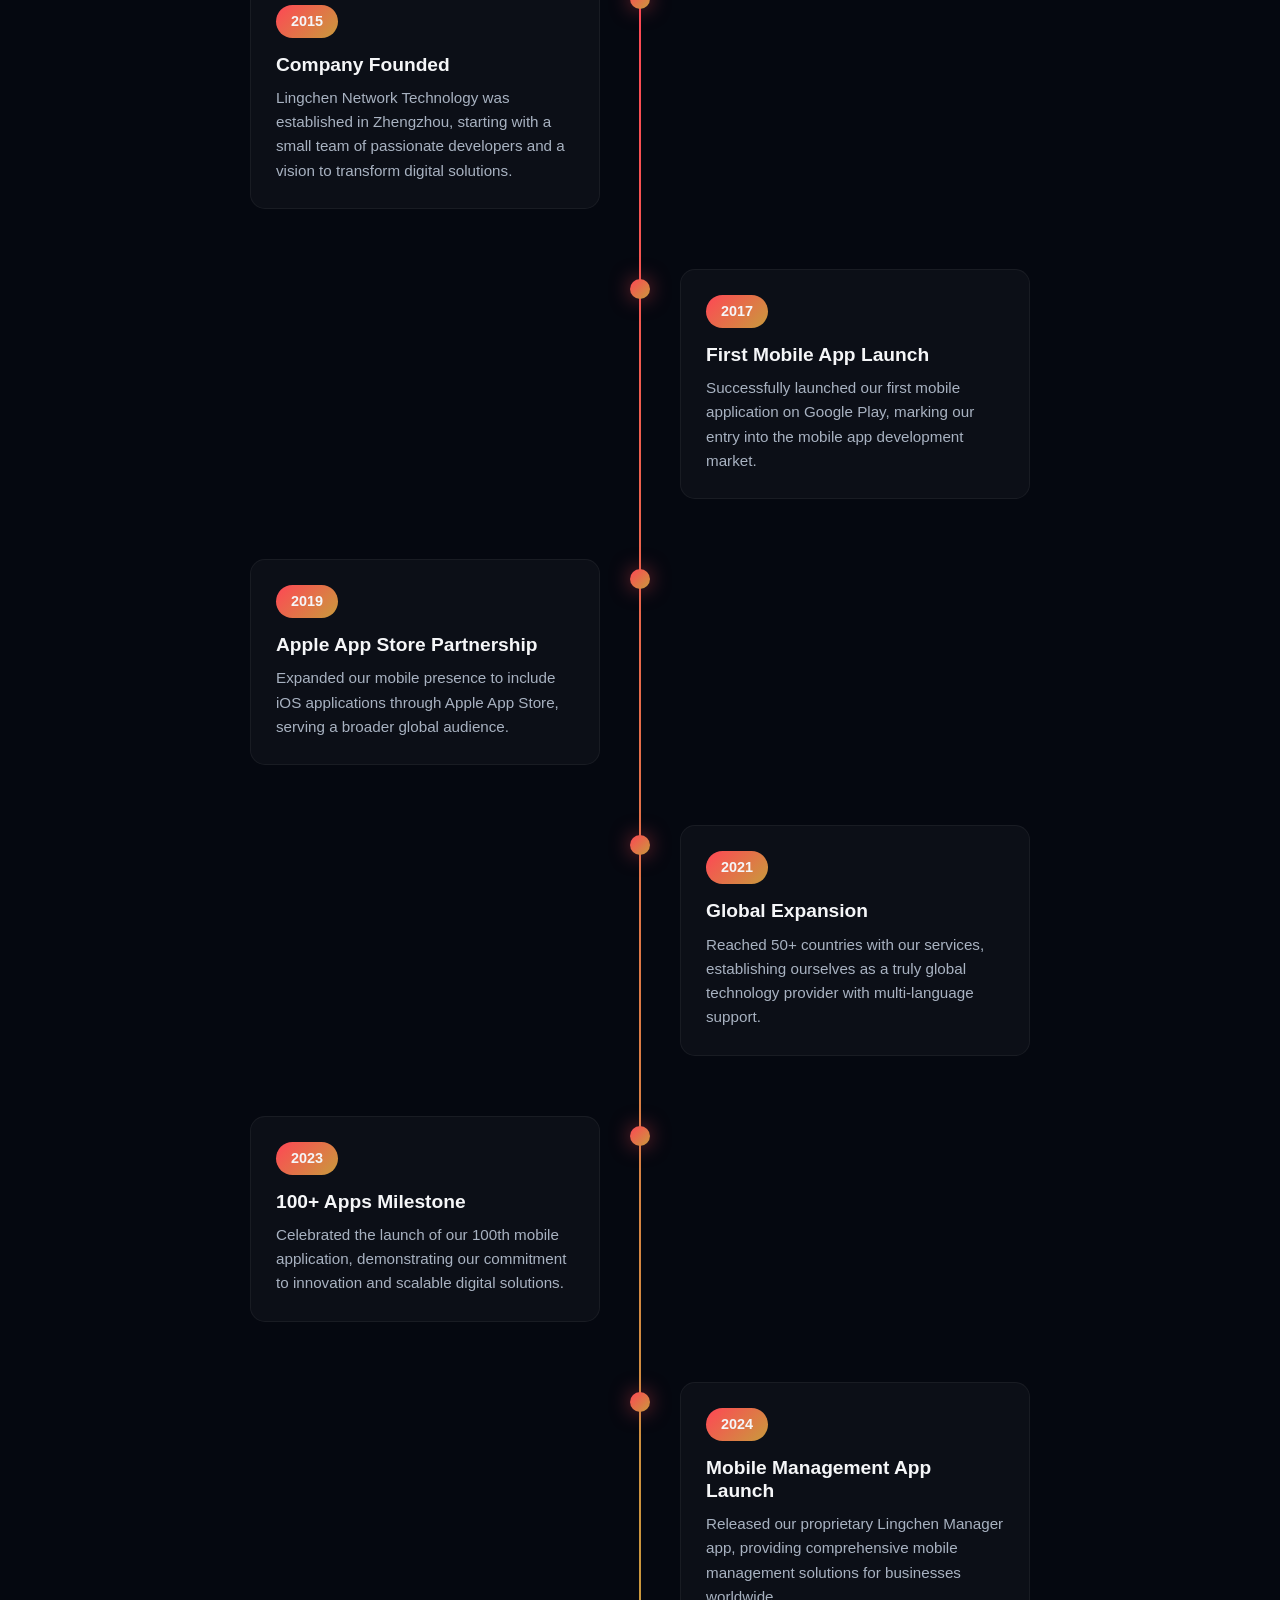
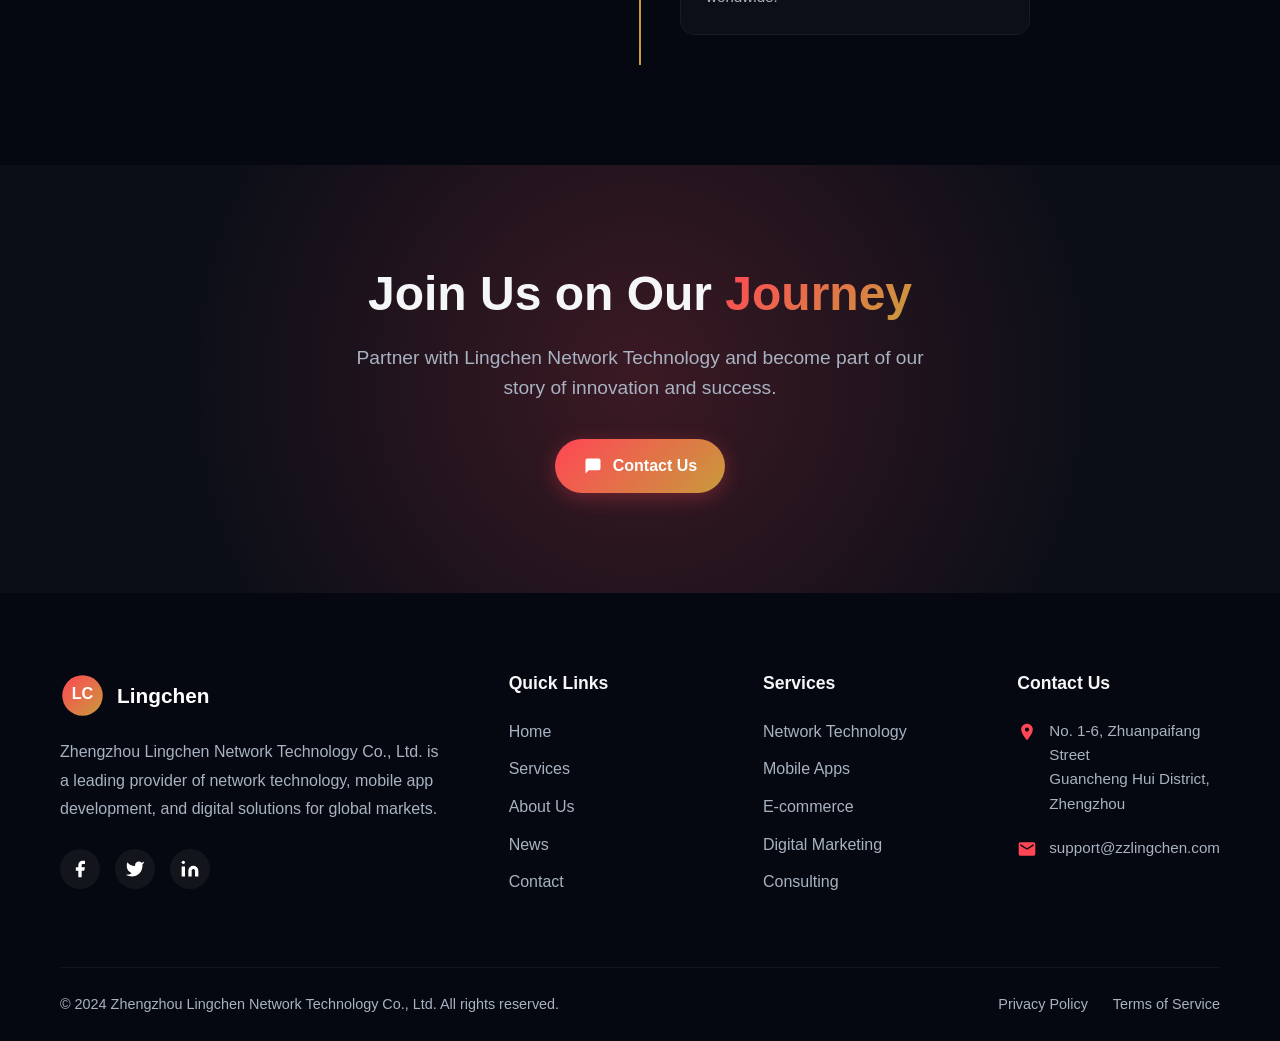
<file: about.html>
<!DOCTYPE html>
<html lang="en">
<head>
    <meta charset="UTF-8">
    <meta name="viewport" content="width=device-width, initial-scale=1.0">
    <meta http-equiv="X-UA-Compatible" content="IE=edge">
    
    <title>About Us | Lingchen Network Technology - Company Culture & Values</title>
    <meta name="description" content="Learn about Zhengzhou Lingchen Network Technology Co., Ltd. Our company culture, values, mission, and commitment to delivering innovative digital solutions worldwide.">
    <meta name="keywords" content="about lingchen, network technology company, tech company zhengzhou, company culture, our values">
    <meta name="robots" content="index, follow">
    
    <link rel="canonical" href="https://zzlingchen.com/about.html">
    <link rel="icon" type="image/svg+xml" href="images/logo.svg">
    <link rel="stylesheet" href="css/style.css">
    
    <script type="application/ld+json">
    {
        "@context": "https://schema.org",
        "@type": "AboutPage",
        "mainEntity": {
            "@type": "Organization",
            "name": "Zhengzhou Lingchen Network Technology Co., Ltd.",
            "alternateName": "Lingchen Network",
            "url": "https://zzlingchen.com",
            "logo": "https://zzlingchen.com/images/logo.svg",
            "foundingDate": "2015",
            "founder": "Lingchen Team",
            "address": {
                "@type": "PostalAddress",
                "streetAddress": "No. 1-6, Zhuanpaifang Street, Guancheng Hui District",
                "addressLocality": "Zhengzhou",
                "addressRegion": "Henan",
                "addressCountry": "CN"
            }
        }
    }
    </script>
</head>
<body>
    <nav class="navbar" role="navigation" aria-label="Main navigation">
        <div class="navbar-container">
            <a href="index.html" class="logo" aria-label="Lingchen Network - Home">
                <svg viewBox="0 0 100 100" aria-hidden="true">
                    <defs>
                        <linearGradient id="navLogoGradient" x1="0%" y1="0%" x2="100%" y2="100%">
                            <stop offset="0%" style="stop-color:#FF4655"/>
                            <stop offset="100%" style="stop-color:#C89B3C"/>
                        </linearGradient>
                    </defs>
                    <circle cx="50" cy="50" r="45" fill="url(#navLogoGradient)"/>
                    <text x="50" y="58" font-family="Arial, sans-serif" font-size="36" font-weight="bold" fill="white" text-anchor="middle">LC</text>
                </svg>
                <span class="logo-text">Lingchen</span>
            </a>
            
            <ul class="nav-menu" role="menubar">
                <li role="none"><a href="index.html" class="nav-link" role="menuitem">Home</a></li>
                <li role="none"><a href="services.html" class="nav-link" role="menuitem">Services</a></li>
                <li role="none"><a href="about.html" class="nav-link active" role="menuitem">About</a></li>
                <li role="none"><a href="news.html" class="nav-link" role="menuitem">News</a></li>
                <li role="none"><a href="contact.html" class="nav-link" role="menuitem">Contact</a></li>
            </ul>
            
            <button class="nav-toggle" aria-label="Toggle navigation menu" aria-expanded="false">
                <span></span>
                <span></span>
                <span></span>
            </button>
        </div>
    </nav>

    <header class="page-header">
        <div class="container">
            <div class="page-header-content">
                <nav class="breadcrumb" aria-label="Breadcrumb">
                    <a href="index.html">Home</a>
                    <svg viewBox="0 0 24 24"><path d="M8.59 16.59L13.17 12 8.59 7.41 10 6l6 6-6 6-1.41-1.41z"/></svg>
                    <span>About Us</span>
                </nav>
                <h1 class="page-title">About <span class="text-primary">Lingchen</span></h1>
                <p class="page-description">
                    Building the future of digital innovation with passion, expertise, and unwavering commitment to excellence
                </p>
            </div>
        </div>
    </header>

    <section class="section" id="company-intro">
        <div class="container">
            <div class="about-intro">
                <div class="about-content fade-in">
                    <h2>Our <span class="text-primary">Company Story</span></h2>
                    <p>
                        Zhengzhou Lingchen Network Technology Co., Ltd. was founded with a clear vision: to bridge 
                        the gap between cutting-edge technology and practical business solutions. Located in the 
                        heart of Zhengzhou's Guancheng Hui District, we have grown from a small startup into a 
                        comprehensive technology provider serving clients across 50+ countries worldwide.
                    </p>
                    <p>
                        Our journey began with a simple belief - that technology should empower businesses, not 
                        complicate them. This belief has guided every decision we make, every product we develop, 
                        and every service we provide. Today, we are proud to be at the forefront of network 
                        technology innovation, mobile application development, and digital transformation.
                    </p>
                    <p>
                        With over 100 mobile applications published on Google Play and Apple App Store, and a 
                        portfolio of satisfied enterprise clients, Lingchen Network Technology stands as a testament 
                        to what can be achieved when innovation meets dedication.
                    </p>
                </div>
                <div class="about-image fade-in">
                    <div class="about-image-frame">
                        <div class="about-image-inner">
                            <svg viewBox="0 0 24 24"><path d="M12 2L2 7l10 5 10-5-10-5zM2 17l10 5 10-5M2 12l10 5 10-5"/></svg>
                        </div>
                    </div>
                </div>
            </div>
        </div>
    </section>

    <section class="section section-dark" id="mission-vision">
        <div class="container">
            <div class="section-header fade-in">
                <div class="section-badge">
                    <svg viewBox="0 0 24 24"><path d="M12 2l3.09 6.26L22 9.27l-5 4.87 1.18 6.88L12 17.77l-6.18 3.25L7 14.14 2 9.27l6.91-1.01L12 2z"/></svg>
                    <span>Our Purpose</span>
                </div>
                <h2 class="section-title">Mission & <span class="text-primary">Vision</span></h2>
            </div>
            
            <div class="features-grid">
                <div class="feature-card fade-in stagger-1">
                    <div class="feature-icon">
                        <svg viewBox="0 0 24 24"><path d="M12 2L2 7l10 5 10-5-10-5zM2 17l10 5 10-5M2 12l10 5 10-5"/></svg>
                    </div>
                    <h3 class="feature-title">Our Mission</h3>
                    <p class="feature-description">
                        To deliver innovative, reliable, and scalable digital solutions that empower businesses 
                        to thrive in the global marketplace. We are committed to excellence, integrity, and 
                        continuous innovation in everything we do.
                    </p>
                </div>
                
                <div class="feature-card fade-in stagger-2">
                    <div class="feature-icon">
                        <svg viewBox="0 0 24 24"><path d="M12 2C6.48 2 2 6.48 2 12s4.48 10 10 10 10-4.48 10-10S17.52 2 12 2zm-1 17.93c-3.95-.49-7-3.85-7-7.93 0-.62.08-1.21.21-1.79L9 15v1c0 1.1.9 2 2 2v1.93zm6.9-2.54c-.26-.81-1-1.39-1.9-1.39h-1v-3c0-.55-.45-1-1-1H8v-2h2c.55 0 1-.45 1-1V7h2c1.1 0 2-.9 2-2v-.41c2.93 1.19 5 4.06 5 7.41 0 2.08-.8 3.97-2.1 5.39z"/></svg>
                    </div>
                    <h3 class="feature-title">Our Vision</h3>
                    <p class="feature-description">
                        To be the most trusted technology partner for businesses worldwide, recognized for 
                        our cutting-edge solutions, exceptional service quality, and unwavering commitment 
                        to customer success.
                    </p>
                </div>
                
                <div class="feature-card fade-in stagger-3">
                    <div class="feature-icon">
                        <svg viewBox="0 0 24 24"><path d="M12 1L3 5v6c0 5.55 3.84 10.74 9 12 5.16-1.26 9-6.45 9-12V5l-9-4zm0 10.99h7c-.53 4.12-3.28 7.79-7 8.94V12H5V6.3l7-3.11v8.8z"/></svg>
                    </div>
                    <h3 class="feature-title">Our Values</h3>
                    <p class="feature-description">
                        Innovation, Integrity, Excellence, Customer Focus, and Collaboration. These core 
                        values shape every aspect of our organization and guide our interactions with 
                        clients, partners, and team members.
                    </p>
                </div>
            </div>
        </div>
    </section>

    <section class="section" id="values">
        <div class="container">
            <div class="section-header fade-in">
                <div class="section-badge">
                    <svg viewBox="0 0 24 24"><path d="M12 2l3.09 6.26L22 9.27l-5 4.87 1.18 6.88L12 17.77l-6.18 3.25L7 14.14 2 9.27l6.91-1.01L12 2z"/></svg>
                    <span>Core Values</span>
                </div>
                <h2 class="section-title">The Principles That <span class="text-primary">Drive Us</span></h2>
                <p class="section-description">
                    Our values are not just words on paper - they are the foundation of every decision, every project, and every relationship we build.
                </p>
            </div>
            
            <div class="values-grid">
                <div class="value-card fade-in stagger-1">
                    <div class="value-icon">
                        <svg viewBox="0 0 24 24"><path d="M9.4 16.6L4.8 12l4.6-4.6L8 6l-6 6 6 6 1.4-1.4zm5.2 0l4.6-4.6-4.6-4.6L16 6l6 6-6 6-1.4-1.4z"/></svg>
                    </div>
                    <h3 class="value-title">Innovation</h3>
                    <p class="value-description">
                        We constantly push boundaries, explore new technologies, and develop creative solutions 
                        that address evolving market needs and exceed client expectations.
                    </p>
                </div>
                
                <div class="value-card fade-in stagger-2">
                    <div class="value-icon">
                        <svg viewBox="0 0 24 24"><path d="M12 1L3 5v6c0 5.55 3.84 10.74 9 12 5.16-1.26 9-6.45 9-12V5l-9-4zm0 10.99h7c-.53 4.12-3.28 7.79-7 8.94V12H5V6.3l7-3.11v8.8z"/></svg>
                    </div>
                    <h3 class="value-title">Integrity</h3>
                    <p class="value-description">
                        We conduct business with honesty, transparency, and ethical practices. Our 
                        commitment to integrity builds trust and long-lasting relationships.
                    </p>
                </div>
                
                <div class="value-card fade-in stagger-3">
                    <div class="value-icon">
                        <svg viewBox="0 0 24 24"><path d="M19 3H5c-1.1 0-2 .9-2 2v14c0 1.1.9 2 2 2h14c1.1 0 2-.9 2-2V5c0-1.1-.9-2-2-2zm-5 14H7v-2h7v2zm3-4H7v-2h10v2zm0-4H7V7h10v2z"/></svg>
                    </div>
                    <h3 class="value-title">Excellence</h3>
                    <p class="value-description">
                        We strive for the highest quality in everything we deliver. Our rigorous standards 
                        ensure that every product and service meets and exceeds industry benchmarks.
                    </p>
                </div>
                
                <div class="value-card fade-in stagger-4">
                    <div class="value-icon">
                        <svg viewBox="0 0 24 24"><path d="M16 11c1.66 0 2.99-1.34 2.99-3S17.66 5 16 5c-1.66 0-3 1.34-3 3s1.34 3 3 3zm-8 0c1.66 0 2.99-1.34 2.99-3S9.66 5 8 5C6.34 5 5 6.34 5 8s1.34 3 3 3zm0 2c-2.33 0-7 1.17-7 3.5V19h14v-2.5c0-2.33-4.67-3.5-7-3.5zm8 0c-.29 0-.62.02-.97.05 1.16.84 1.97 1.97 1.97 3.45V19h6v-2.5c0-2.33-4.67-3.5-7-3.5z"/></svg>
                    </div>
                    <h3 class="value-title">Customer Focus</h3>
                    <p class="value-description">
                        Our clients are at the heart of everything we do. We listen, understand, and 
                        anticipate their needs to deliver personalized solutions that drive success.
                    </p>
                </div>
                
                <div class="value-card fade-in stagger-5">
                    <div class="value-icon">
                        <svg viewBox="0 0 24 24"><path d="M16 11c1.66 0 2.99-1.34 2.99-3S17.66 5 16 5c-1.66 0-3 1.34-3 3s1.34 3 3 3zm-8 0c1.66 0 2.99-1.34 2.99-3S9.66 5 8 5C6.34 5 5 6.34 5 8s1.34 3 3 3zm0 2c-2.33 0-7 1.17-7 3.5V19h14v-2.5c0-2.33-4.67-3.5-7-3.5zm8 0c-.29 0-.62.02-.97.05 1.16.84 1.97 1.97 1.97 3.45V19h6v-2.5c0-2.33-4.67-3.5-7-3.5z"/></svg>
                    </div>
                    <h3 class="value-title">Collaboration</h3>
                    <p class="value-description">
                        We believe in the power of teamwork. By fostering open communication and 
                        collaboration, we achieve results that exceed individual capabilities.
                    </p>
                </div>
                
                <div class="value-card fade-in stagger-6">
                    <div class="value-icon">
                        <svg viewBox="0 0 24 24"><path d="M11.99 2C6.47 2 2 6.48 2 12s4.47 10 9.99 10C17.52 22 22 17.52 22 12S17.52 2 11.99 2zM12 20c-4.42 0-8-3.58-8-8s3.58-8 8-8 8 3.58 8 8-3.58 8-8 8zm.5-13H11v6l5.25 3.15.75-1.23-4.5-2.67z"/></svg>
                    </div>
                    <h3 class="value-title">Continuous Learning</h3>
                    <p class="value-description">
                        In the fast-paced tech industry, we never stop learning. Our team constantly 
                        updates skills and knowledge to stay ahead of trends and deliver cutting-edge solutions.
                    </p>
                </div>
            </div>
        </div>
    </section>

    <section class="section section-dark" id="timeline">
        <div class="container">
            <div class="section-header fade-in">
                <div class="section-badge">
                    <svg viewBox="0 0 24 24"><path d="M11.99 2C6.47 2 2 6.48 2 12s4.47 10 9.99 10C17.52 22 22 17.52 22 12S17.52 2 11.99 2zM12 20c-4.42 0-8-3.58-8-8s3.58-8 8-8 8 3.58 8 8-3.58 8-8 8zm.5-13H11v6l5.25 3.15.75-1.23-4.5-2.67z"/></svg>
                    <span>Our Journey</span>
                </div>
                <h2 class="section-title">Company <span class="text-primary">Milestones</span></h2>
            </div>
            
            <div class="timeline">
                <div class="timeline-item fade-in">
                    <div class="timeline-content">
                        <span class="timeline-year">2015</span>
                        <h3 class="timeline-title">Company Founded</h3>
                        <p class="timeline-description">
                            Lingchen Network Technology was established in Zhengzhou, starting with a small team 
                            of passionate developers and a vision to transform digital solutions.
                        </p>
                    </div>
                    <div class="timeline-dot"></div>
                </div>
                
                <div class="timeline-item fade-in">
                    <div class="timeline-content">
                        <span class="timeline-year">2017</span>
                        <h3 class="timeline-title">First Mobile App Launch</h3>
                        <p class="timeline-description">
                            Successfully launched our first mobile application on Google Play, marking our entry 
                            into the mobile app development market.
                        </p>
                    </div>
                    <div class="timeline-dot"></div>
                </div>
                
                <div class="timeline-item fade-in">
                    <div class="timeline-content">
                        <span class="timeline-year">2019</span>
                        <h3 class="timeline-title">Apple App Store Partnership</h3>
                        <p class="timeline-description">
                            Expanded our mobile presence to include iOS applications through Apple App Store, 
                            serving a broader global audience.
                        </p>
                    </div>
                    <div class="timeline-dot"></div>
                </div>
                
                <div class="timeline-item fade-in">
                    <div class="timeline-content">
                        <span class="timeline-year">2021</span>
                        <h3 class="timeline-title">Global Expansion</h3>
                        <p class="timeline-description">
                            Reached 50+ countries with our services, establishing ourselves as a truly 
                            global technology provider with multi-language support.
                        </p>
                    </div>
                    <div class="timeline-dot"></div>
                </div>
                
                <div class="timeline-item fade-in">
                    <div class="timeline-content">
                        <span class="timeline-year">2023</span>
                        <h3 class="timeline-title">100+ Apps Milestone</h3>
                        <p class="timeline-description">
                            Celebrated the launch of our 100th mobile application, demonstrating our 
                            commitment to innovation and scalable digital solutions.
                        </p>
                    </div>
                    <div class="timeline-dot"></div>
                </div>
                
                <div class="timeline-item fade-in">
                    <div class="timeline-content">
                        <span class="timeline-year">2024</span>
                        <h3 class="timeline-title">Mobile Management App Launch</h3>
                        <p class="timeline-description">
                            Released our proprietary Lingchen Manager app, providing comprehensive mobile 
                            management solutions for businesses worldwide.
                        </p>
                    </div>
                    <div class="timeline-dot"></div>
                </div>
            </div>
        </div>
    </section>

    <section class="section cta-section">
        <div class="cta-bg"></div>
        <div class="container">
            <div class="cta-content fade-in">
                <h2 class="cta-title">Join Us on Our <span class="text-primary">Journey</span></h2>
                <p class="cta-description">
                    Partner with Lingchen Network Technology and become part of our story of innovation and success.
                </p>
                <div class="cta-buttons">
                    <a href="contact.html" class="btn btn-primary">
                        <svg viewBox="0 0 24 24"><path d="M21 15a2 2 0 0 1-2 2H7l-4 4V5a2 2 0 0 1 2-2h14a2 2 0 0 1 2 2z"/></svg>
                        Contact Us
                    </a>
                </div>
            </div>
        </div>
    </section>

    <footer class="footer">
        <div class="container">
            <div class="footer-grid">
                <div class="footer-brand">
                    <div class="footer-logo">
                        <svg viewBox="0 0 100 100">
                            <defs>
                                <linearGradient id="footerLogoGradient3" x1="0%" y1="0%" x2="100%" y2="100%">
                                    <stop offset="0%" style="stop-color:#FF4655"/>
                                    <stop offset="100%" style="stop-color:#C89B3C"/>
                                </linearGradient>
                            </defs>
                            <circle cx="50" cy="50" r="45" fill="url(#footerLogoGradient3)"/>
                            <text x="50" y="58" font-family="Arial, sans-serif" font-size="36" font-weight="bold" fill="white" text-anchor="middle">LC</text>
                        </svg>
                        <span>Lingchen</span>
                    </div>
                    <p class="footer-description">
                        Zhengzhou Lingchen Network Technology Co., Ltd. is a leading provider of network technology, 
                        mobile app development, and digital solutions for global markets.
                    </p>
                    <div class="footer-social">
                        <a href="#" class="social-link" aria-label="Facebook"><svg viewBox="0 0 24 24"><path d="M18 2h-3a5 5 0 0 0-5 5v3H7v4h3v8h4v-8h3l1-4h-4V7a1 1 0 0 1 1-1h3z"/></svg></a>
                        <a href="#" class="social-link" aria-label="Twitter"><svg viewBox="0 0 24 24"><path d="M23 3a10.9 10.9 0 0 1-3.14 1.53 4.48 4.48 0 0 0-7.86 3v1A10.66 10.66 0 0 1 3 4s-4 9 5 13a11.64 11.64 0 0 1-7 2c9 5 20 0 20-11.5a4.5 4.5 0 0 0-.08-.83A7.72 7.72 0 0 0 23 3z"/></svg></a>
                        <a href="#" class="social-link" aria-label="LinkedIn"><svg viewBox="0 0 24 24"><path d="M16 8a6 6 0 0 1 6 6v7h-4v-7a2 2 0 0 0-2-2 2 2 0 0 0-2 2v7h-4v-7a6 6 0 0 1 6-6z"/><rect x="2" y="9" width="4" height="12"/><circle cx="4" cy="4" r="2"/></svg></a>
                    </div>
                </div>
                
                <div class="footer-column">
                    <h4>Quick Links</h4>
                    <ul class="footer-links">
                        <li><a href="index.html">Home</a></li>
                        <li><a href="services.html">Services</a></li>
                        <li><a href="about.html">About Us</a></li>
                        <li><a href="news.html">News</a></li>
                        <li><a href="contact.html">Contact</a></li>
                    </ul>
                </div>
                
                <div class="footer-column">
                    <h4>Services</h4>
                    <ul class="footer-links">
                        <li><a href="services.html">Network Technology</a></li>
                        <li><a href="services.html">Mobile Apps</a></li>
                        <li><a href="services.html">E-commerce</a></li>
                        <li><a href="services.html">Digital Marketing</a></li>
                        <li><a href="services.html">Consulting</a></li>
                    </ul>
                </div>
                
                <div class="footer-column">
                    <h4>Contact Us</h4>
                    <div class="footer-contact-item">
                        <svg viewBox="0 0 24 24"><path d="M12 2C8.13 2 5 5.13 5 9c0 5.25 7 13 7 13s7-7.75 7-13c0-3.87-3.13-7-7-7zm0 9.5c-1.38 0-2.5-1.12-2.5-2.5s1.12-2.5 2.5-2.5 2.5 1.12 2.5 2.5-1.12 2.5-2.5 2.5z"/></svg>
                        <p>No. 1-6, Zhuanpaifang Street<br>Guancheng Hui District, Zhengzhou</p>
                    </div>
                    <div class="footer-contact-item">
                        <svg viewBox="0 0 24 24"><path d="M20 4H4c-1.1 0-1.99.9-1.99 2L2 18c0 1.1.9 2 2 2h16c1.1 0 2-.9 2-2V6c0-1.1-.9-2-2-2zm0 4l-8 5-8-5V6l8 5 8-5v2z"/></svg>
                        <p>support@zzlingchen.com</p>
                    </div>
                </div>
            </div>
            
            <div class="footer-bottom">
                <p class="footer-copyright">
                    &copy; 2024 Zhengzhou Lingchen Network Technology Co., Ltd. All rights reserved.
                </p>
                <div class="footer-legal">
                    <a href="privacy-policy.html">Privacy Policy</a>
                    <a href="terms-of-service.html">Terms of Service</a>
                </div>
            </div>
        </div>
    </footer>

    <script src="js/main.js"></script>
</body>
</html>
</file>
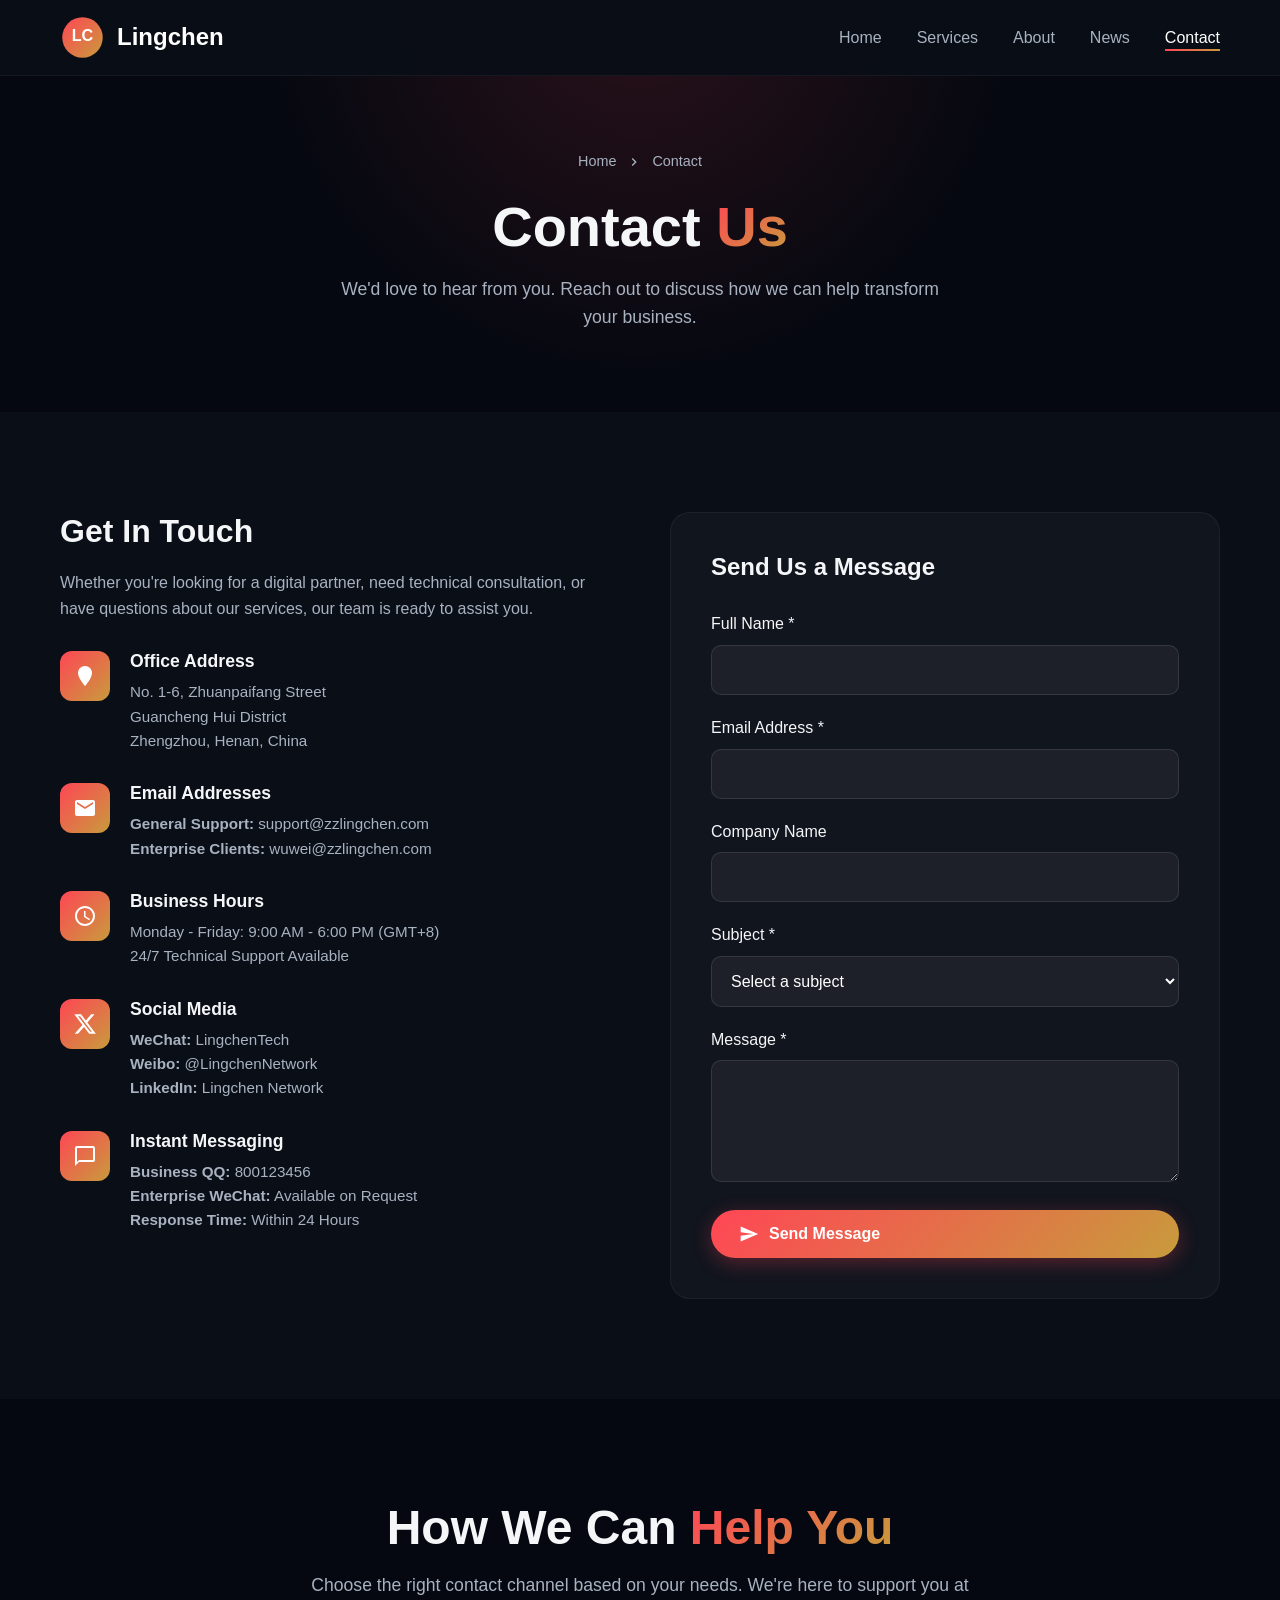
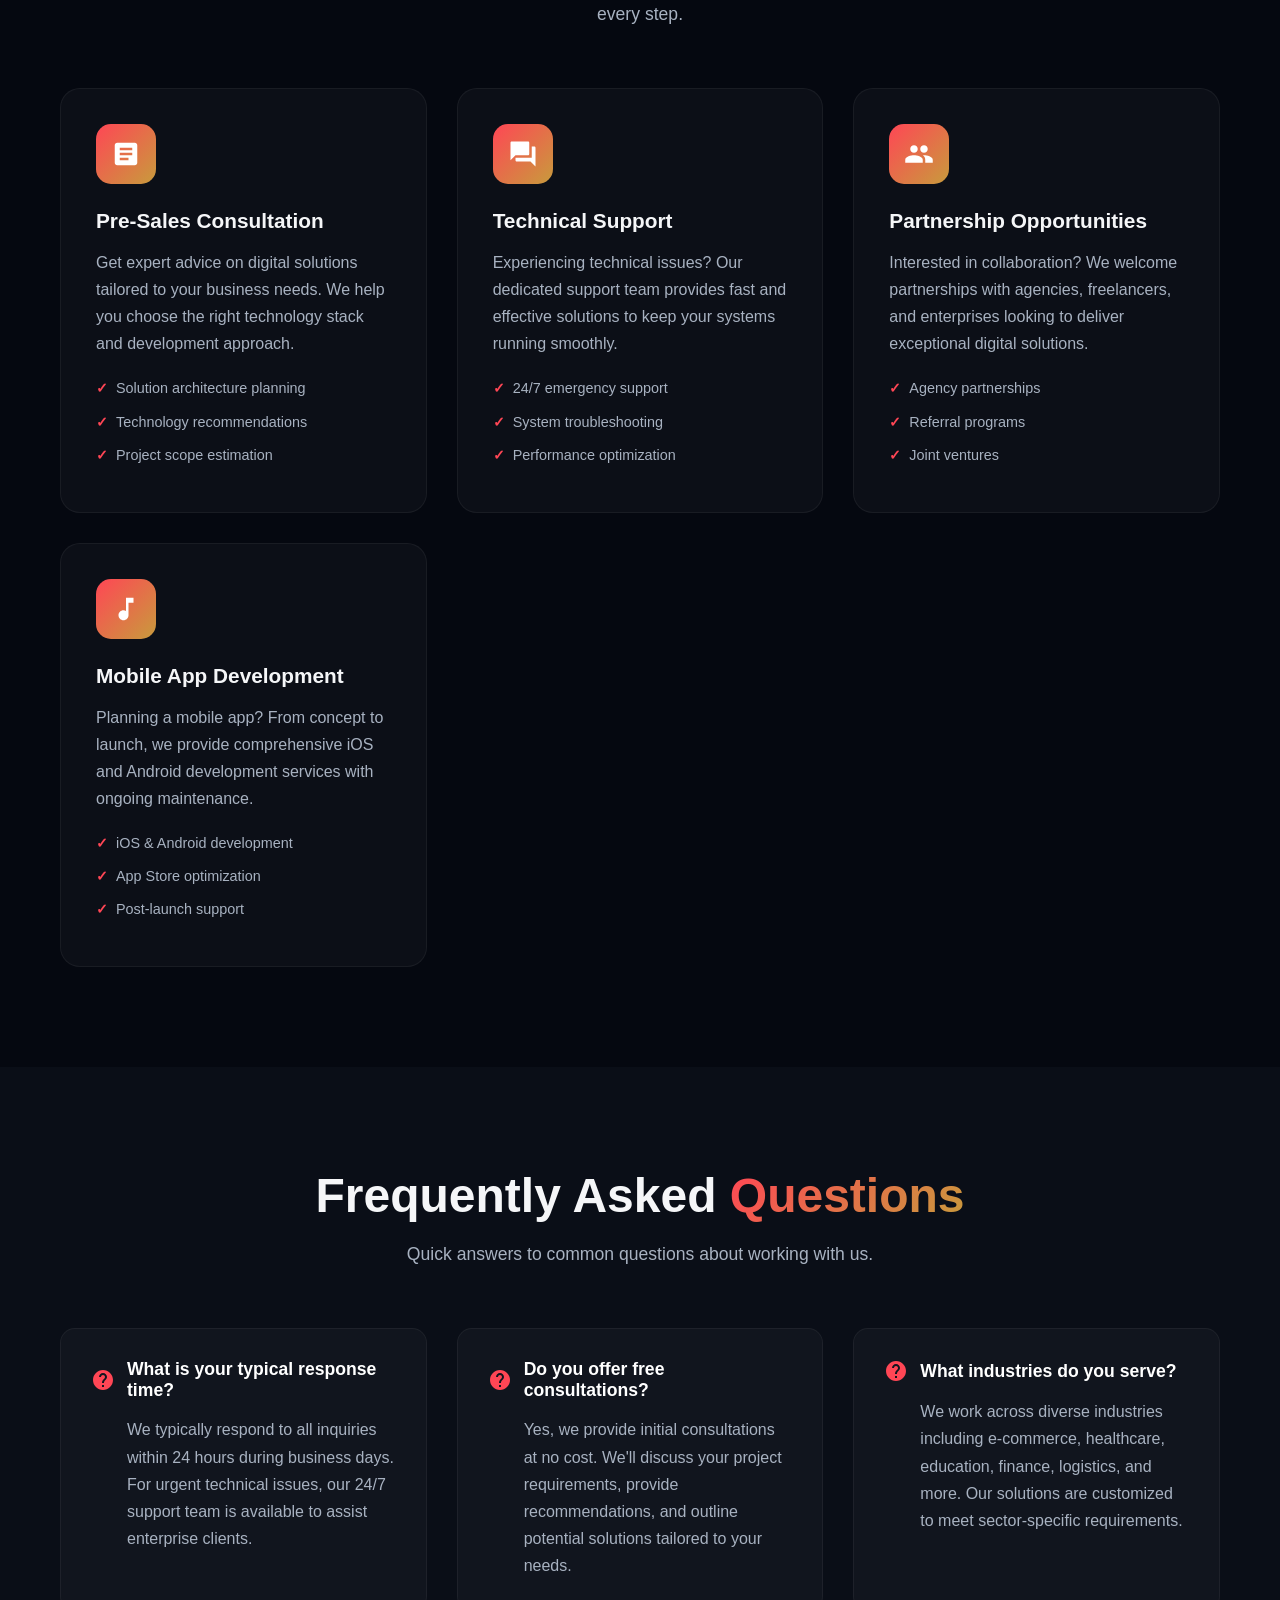
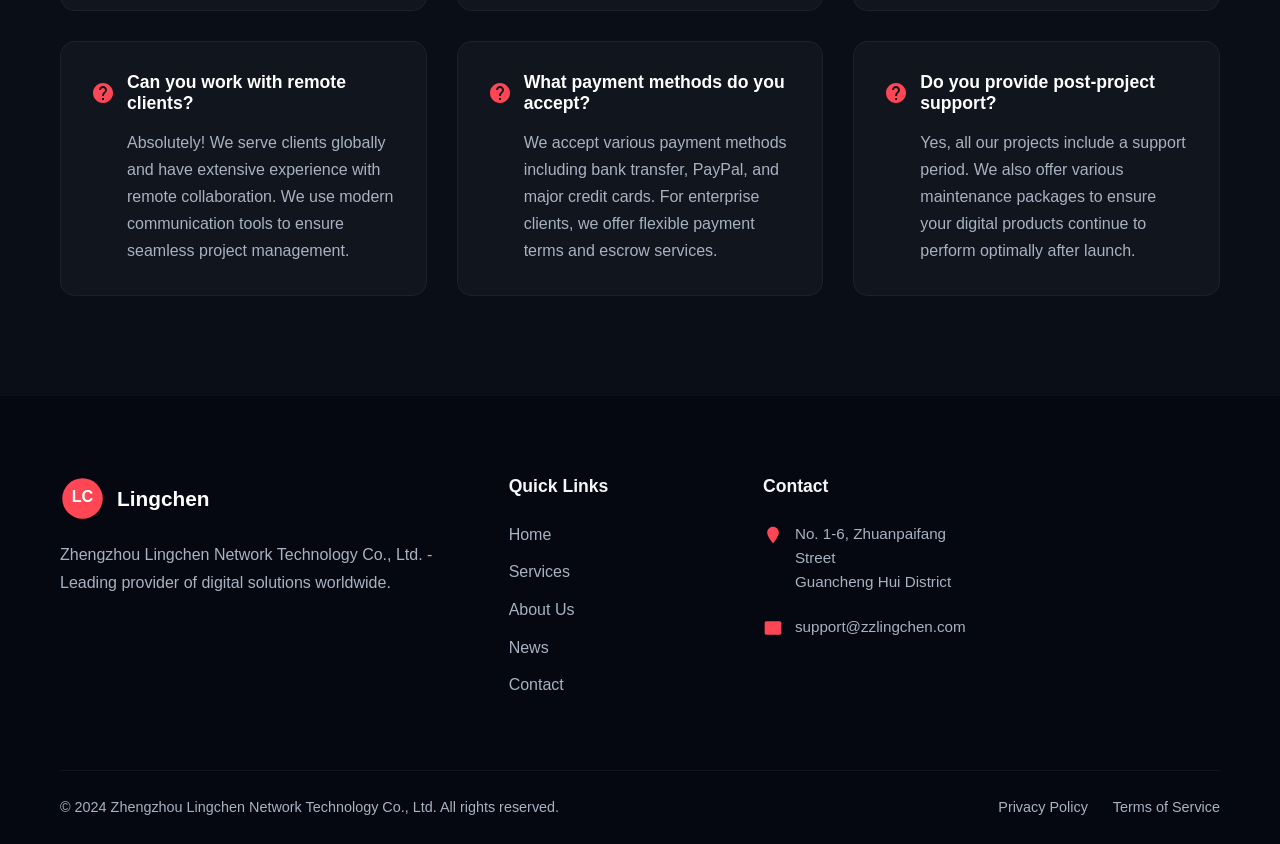
<file: contact.html>
<!DOCTYPE html>
<html lang="en">
<head>
    <meta charset="UTF-8">
    <meta name="viewport" content="width=device-width, initial-scale=1.0">
    <title>Contact Us | Lingchen Network Technology - Get In Touch</title>
    <meta name="description" content="Contact Zhengzhou Lingchen Network Technology Co., Ltd. for inquiries about our digital solutions, mobile apps, and enterprise services.">
    <link rel="canonical" href="https://zzlingchen.com/contact.html">
    <link rel="icon" type="image/svg+xml" href="images/logo.svg">
    <link rel="stylesheet" href="css/style.css">
</head>
<body>
    <nav class="navbar">
        <div class="navbar-container">
            <a href="index.html" class="logo">
                <svg viewBox="0 0 100 100"><defs><linearGradient id="navLogoGradient" x1="0%" y1="0%" x2="100%" y2="100%"><stop offset="0%" style="stop-color:#FF4655"/><stop offset="100%" style="stop-color:#C89B3C"/></linearGradient></defs><circle cx="50" cy="50" r="45" fill="url(#navLogoGradient)"/><text x="50" y="58" font-family="Arial" font-size="36" font-weight="bold" fill="white" text-anchor="middle">LC</text></svg>
                <span class="logo-text">Lingchen</span>
            </a>
            <ul class="nav-menu">
                <li><a href="index.html" class="nav-link">Home</a></li>
                <li><a href="services.html" class="nav-link">Services</a></li>
                <li><a href="about.html" class="nav-link">About</a></li>
                <li><a href="news.html" class="nav-link">News</a></li>
                <li><a href="contact.html" class="nav-link active">Contact</a></li>
            </ul>
            <button class="nav-toggle" aria-label="Toggle navigation"><span></span><span></span><span></span></button>
        </div>
    </nav>

    <header class="page-header">
        <div class="container">
            <div class="page-header-content">
                <nav class="breadcrumb"><a href="index.html">Home</a><svg viewBox="0 0 24 24"><path d="M8.59 16.59L13.17 12 8.59 7.41 10 6l6 6-6 6-1.41-1.41z"/></svg><span>Contact</span></nav>
                <h1 class="page-title">Contact <span class="text-primary">Us</span></h1>
                <p class="page-description">We'd love to hear from you. Reach out to discuss how we can help transform your business.</p>
            </div>
        </div>
    </header>

    <section class="section">
        <div class="container">
            <div class="contact-grid">
                <div class="contact-info fade-in">
                    <h2>Get In Touch</h2>
                    <p>Whether you're looking for a digital partner, need technical consultation, or have questions about our services, our team is ready to assist you.</p>
                    
                    <div class="contact-item">
                        <div class="contact-icon"><svg viewBox="0 0 24 24"><path d="M12 2C8.13 2 5 5.13 5 9c0 5.25 7 13 7 13s7-7.75 7-13c0-3.87-3.13-7-7-7z"/></svg></div>
                        <div>
                            <h4>Office Address</h4>
                            <p>No. 1-6, Zhuanpaifang Street<br>Guancheng Hui District<br>Zhengzhou, Henan, China</p>
                        </div>
                    </div>
                    
                    <div class="contact-item">
                        <div class="contact-icon"><svg viewBox="0 0 24 24"><path d="M20 4H4c-1.1 0-2 .9-2 2v12c0 1.1.9 2 2 2h16c1.1 0 2-.9 2-2V6c0-1.1-.9-2-2-2zm0 4l-8 5-8-5V6l8 5 8-5v2z"/></svg></div>
                        <div>
                            <h4>Email Addresses</h4>
                            <p><strong>General Support:</strong> support@zzlingchen.com<br><strong>Enterprise Clients:</strong> wuwei@zzlingchen.com</p>
                        </div>
                    </div>
                    
                    <div class="contact-item">
                        <div class="contact-icon"><svg viewBox="0 0 24 24"><path d="M11.99 2C6.47 2 2 6.48 2 12s4.47 10 9.99 10C17.52 22 22 17.52 22 12S17.52 2 11.99 2zM12 20c-4.42 0-8-3.58-8-8s3.58-8 8-8 8 3.58 8 8-3.58 8-8 8zm.5-13H11v6l5.25 3.15.75-1.23-4.5-2.67z"/></svg></div>
                        <div>
                            <h4>Business Hours</h4>
                            <p>Monday - Friday: 9:00 AM - 6:00 PM (GMT+8)<br>24/7 Technical Support Available</p>
                        </div>
                    </div>

                    <div class="contact-item">
                        <div class="contact-icon"><svg viewBox="0 0 24 24"><path d="M18.244 2.25h3.308l-7.227 8.26 8.502 11.24H16.17l-5.214-6.817L4.99 21.75H1.68l7.73-8.835L1.254 2.25H8.08l4.713 6.231zm-1.161 17.52h1.833L7.084 4.126H5.117z"/></svg></div>
                        <div>
                            <h4>Social Media</h4>
                            <p><strong>WeChat:</strong> LingchenTech<br><strong>Weibo:</strong> @LingchenNetwork<br><strong>LinkedIn:</strong> Lingchen Network</p>
                        </div>
                    </div>

                    <div class="contact-item">
                        <div class="contact-icon"><svg viewBox="0 0 24 24"><path d="M20 2H4c-1.1 0-2 .9-2 2v18l4-4h14c1.1 0 2-.9 2-2V4c0-1.1-.9-2-2-2zm0 14H6l-2 2V4h16v12z"/></svg></div>
                        <div>
                            <h4>Instant Messaging</h4>
                            <p><strong>Business QQ:</strong> 800123456<br><strong>Enterprise WeChat:</strong> Available on Request<br><strong>Response Time:</strong> Within 24 Hours</p>
                        </div>
                    </div>
                </div>
                
                <div class="contact-form-wrapper fade-in">
                    <h3>Send Us a Message</h3>
                    <form class="contact-form" action="#" method="POST">
                        <div class="form-group">
                            <label for="name">Full Name *</label>
                            <input type="text" id="name" name="name" required>
                        </div>
                        <div class="form-group">
                            <label for="email">Email Address *</label>
                            <input type="email" id="email" name="email" required>
                        </div>
                        <div class="form-group">
                            <label for="company">Company Name</label>
                            <input type="text" id="company" name="company">
                        </div>
                        <div class="form-group">
                            <label for="subject">Subject *</label>
                            <select id="subject" name="subject" required>
                                <option value="">Select a subject</option>
                                <option value="general">General Inquiry</option>
                                <option value="services">Services Information</option>
                                <option value="partnership">Partnership Opportunity</option>
                                <option value="support">Technical Support</option>
                                <option value="mobile">Mobile App Inquiry</option>
                                <option value="other">Other</option>
                            </select>
                        </div>
                        <div class="form-group">
                            <label for="message">Message *</label>
                            <textarea id="message" name="message" rows="5" required></textarea>
                        </div>
                        <button type="submit" class="btn btn-primary btn-full">
                            <svg viewBox="0 0 24 24"><path d="M2.01 21L23 12 2.01 3 2 10l15 2-15 2z"/></svg>
                            Send Message
                        </button>
                    </form>
                </div>
            </div>
        </div>
    </section>

    <section class="section section-dark">
        <div class="container">
            <div class="section-header">
                <h2 class="section-title">How We Can <span class="text-primary">Help You</span></h2>
                <p class="section-description">Choose the right contact channel based on your needs. We're here to support you at every step.</p>
            </div>
            <div class="contact-help-grid">
                <div class="contact-help-card fade-in">
                    <div class="help-card-icon">
                        <svg viewBox="0 0 24 24"><path d="M19 3H5c-1.1 0-2 .9-2 2v14c0 1.1.9 2 2 2h14c1.1 0 2-.9 2-2V5c0-1.1-.9-2-2-2zm-5 14H7v-2h7v2zm3-4H7v-2h10v2zm0-4H7V7h10v2z"/></svg>
                    </div>
                    <h3>Pre-Sales Consultation</h3>
                    <p>Get expert advice on digital solutions tailored to your business needs. We help you choose the right technology stack and development approach.</p>
                    <ul class="help-features">
                        <li>Solution architecture planning</li>
                        <li>Technology recommendations</li>
                        <li>Project scope estimation</li>
                    </ul>
                </div>
                <div class="contact-help-card fade-in">
                    <div class="help-card-icon">
                        <svg viewBox="0 0 24 24"><path d="M21 6h-2v9H6v2c0 .55.45 1 1 1h11l4 4V7c0-.55-.45-1-1-1zm-4 6V3c0-.55-.45-1-1-1H3c-.55 0-1 .45-1 1v14l4-4h10c.55 0 1-.45 1-1z"/></svg>
                    </div>
                    <h3>Technical Support</h3>
                    <p>Experiencing technical issues? Our dedicated support team provides fast and effective solutions to keep your systems running smoothly.</p>
                    <ul class="help-features">
                        <li>24/7 emergency support</li>
                        <li>System troubleshooting</li>
                        <li>Performance optimization</li>
                    </ul>
                </div>
                <div class="contact-help-card fade-in">
                    <div class="help-card-icon">
                        <svg viewBox="0 0 24 24"><path d="M16 11c1.66 0 2.99-1.34 2.99-3S17.66 5 16 5c-1.66 0-3 1.34-3 3s1.34 3 3 3zm-8 0c1.66 0 2.99-1.34 2.99-3S9.66 5 8 5C6.34 5 5 6.34 5 8s1.34 3 3 3zm0 2c-2.33 0-7 1.17-7 3.5V19h14v-2.5c0-2.33-4.67-3.5-7-3.5zm8 0c-.29 0-.62.02-.97.05 1.16.84 1.97 1.97 1.97 3.45V19h6v-2.5c0-2.33-4.67-3.5-7-3.5z"/></svg>
                    </div>
                    <h3>Partnership Opportunities</h3>
                    <p>Interested in collaboration? We welcome partnerships with agencies, freelancers, and enterprises looking to deliver exceptional digital solutions.</p>
                    <ul class="help-features">
                        <li>Agency partnerships</li>
                        <li>Referral programs</li>
                        <li>Joint ventures</li>
                    </ul>
                </div>
                <div class="contact-help-card fade-in">
                    <div class="help-card-icon">
                        <svg viewBox="0 0 24 24"><path d="M12 3v10.55c-.59-.34-1.27-.55-2-.55-2.21 0-4 1.79-4 4s1.79 4 4 4 4-1.79 4-4V7h4V3h-6z"/></svg>
                    </div>
                    <h3>Mobile App Development</h3>
                    <p>Planning a mobile app? From concept to launch, we provide comprehensive iOS and Android development services with ongoing maintenance.</p>
                    <ul class="help-features">
                        <li>iOS & Android development</li>
                        <li>App Store optimization</li>
                        <li>Post-launch support</li>
                    </ul>
                </div>
            </div>
        </div>
    </section>

    <section class="section">
        <div class="container">
            <div class="section-header">
                <h2 class="section-title">Frequently Asked <span class="text-primary">Questions</span></h2>
                <p class="section-description">Quick answers to common questions about working with us.</p>
            </div>
            <div class="faq-grid">
                <div class="faq-item fade-in">
                    <h4><svg viewBox="0 0 24 24"><path d="M12 2C6.48 2 2 6.48 2 12s4.48 10 10 10 10-4.48 10-10S17.52 2 12 2zm1 17h-2v-2h2v2zm2.07-7.75l-.9.92C13.45 12.9 13 13.5 13 15h-2v-.5c0-1.1.45-2.1 1.17-2.83l1.24-1.26c.37-.36.59-.86.59-1.41 0-1.1-.9-2-2-2s-2 .9-2 2H8c0-2.21 1.79-4 4-4s4 1.79 4 4c0 .88-.36 1.68-.93 2.25z"/></svg> What is your typical response time?</h4>
                    <p>We typically respond to all inquiries within 24 hours during business days. For urgent technical issues, our 24/7 support team is available to assist enterprise clients.</p>
                </div>
                <div class="faq-item fade-in">
                    <h4><svg viewBox="0 0 24 24"><path d="M12 2C6.48 2 2 6.48 2 12s4.48 10 10 10 10-4.48 10-10S17.52 2 12 2zm1 17h-2v-2h2v2zm2.07-7.75l-.9.92C13.45 12.9 13 13.5 13 15h-2v-.5c0-1.1.45-2.1 1.17-2.83l1.24-1.26c.37-.36.59-.86.59-1.41 0-1.1-.9-2-2-2s-2 .9-2 2H8c0-2.21 1.79-4 4-4s4 1.79 4 4c0 .88-.36 1.68-.93 2.25z"/></svg> Do you offer free consultations?</h4>
                    <p>Yes, we provide initial consultations at no cost. We'll discuss your project requirements, provide recommendations, and outline potential solutions tailored to your needs.</p>
                </div>
                <div class="faq-item fade-in">
                    <h4><svg viewBox="0 0 24 24"><path d="M12 2C6.48 2 2 6.48 2 12s4.48 10 10 10 10-4.48 10-10S17.52 2 12 2zm1 17h-2v-2h2v2zm2.07-7.75l-.9.92C13.45 12.9 13 13.5 13 15h-2v-.5c0-1.1.45-2.1 1.17-2.83l1.24-1.26c.37-.36.59-.86.59-1.41 0-1.1-.9-2-2-2s-2 .9-2 2H8c0-2.21 1.79-4 4-4s4 1.79 4 4c0 .88-.36 1.68-.93 2.25z"/></svg> What industries do you serve?</h4>
                    <p>We work across diverse industries including e-commerce, healthcare, education, finance, logistics, and more. Our solutions are customized to meet sector-specific requirements.</p>
                </div>
                <div class="faq-item fade-in">
                    <h4><svg viewBox="0 0 24 24"><path d="M12 2C6.48 2 2 6.48 2 12s4.48 10 10 10 10-4.48 10-10S17.52 2 12 2zm1 17h-2v-2h2v2zm2.07-7.75l-.9.92C13.45 12.9 13 13.5 13 15h-2v-.5c0-1.1.45-2.1 1.17-2.83l1.24-1.26c.37-.36.59-.86.59-1.41 0-1.1-.9-2-2-2s-2 .9-2 2H8c0-2.21 1.79-4 4-4s4 1.79 4 4c0 .88-.36 1.68-.93 2.25z"/></svg> Can you work with remote clients?</h4>
                    <p>Absolutely! We serve clients globally and have extensive experience with remote collaboration. We use modern communication tools to ensure seamless project management.</p>
                </div>
                <div class="faq-item fade-in">
                    <h4><svg viewBox="0 0 24 24"><path d="M12 2C6.48 2 2 6.48 2 12s4.48 10 10 10 10-4.48 10-10S17.52 2 12 2zm1 17h-2v-2h2v2zm2.07-7.75l-.9.92C13.45 12.9 13 13.5 13 15h-2v-.5c0-1.1.45-2.1 1.17-2.83l1.24-1.26c.37-.36.59-.86.59-1.41 0-1.1-.9-2-2-2s-2 .9-2 2H8c0-2.21 1.79-4 4-4s4 1.79 4 4c0 .88-.36 1.68-.93 2.25z"/></svg> What payment methods do you accept?</h4>
                    <p>We accept various payment methods including bank transfer, PayPal, and major credit cards. For enterprise clients, we offer flexible payment terms and escrow services.</p>
                </div>
                <div class="faq-item fade-in">
                    <h4><svg viewBox="0 0 24 24"><path d="M12 2C6.48 2 2 6.48 2 12s4.48 10 10 10 10-4.48 10-10S17.52 2 12 2zm1 17h-2v-2h2v2zm2.07-7.75l-.9.92C13.45 12.9 13 13.5 13 15h-2v-.5c0-1.1.45-2.1 1.17-2.83l1.24-1.26c.37-.36.59-.86.59-1.41 0-1.1-.9-2-2-2s-2 .9-2 2H8c0-2.21 1.79-4 4-4s4 1.79 4 4c0 .88-.36 1.68-.93 2.25z"/></svg> Do you provide post-project support?</h4>
                    <p>Yes, all our projects include a support period. We also offer various maintenance packages to ensure your digital products continue to perform optimally after launch.</p>
                </div>
            </div>
        </div>
    </section>

    <footer class="footer">
        <div class="container">
            <div class="footer-grid">
                <div class="footer-brand">
                    <div class="footer-logo">
                        <svg viewBox="0 0 100 100"><circle cx="50" cy="50" r="45" fill="#FF4655"/><text x="50" y="58" font-family="Arial" font-size="36" font-weight="bold" fill="white" text-anchor="middle">LC</text></svg>
                        <span>Lingchen</span>
                    </div>
                    <p class="footer-description">Zhengzhou Lingchen Network Technology Co., Ltd. - Leading provider of digital solutions worldwide.</p>
                </div>
                <div class="footer-column">
                    <h4>Quick Links</h4>
                    <ul class="footer-links">
                        <li><a href="index.html">Home</a></li>
                        <li><a href="services.html">Services</a></li>
                        <li><a href="about.html">About Us</a></li>
                        <li><a href="news.html">News</a></li>
                        <li><a href="contact.html">Contact</a></li>
                    </ul>
                </div>
                <div class="footer-column">
                    <h4>Contact</h4>
                    <div class="footer-contact-item">
                        <svg viewBox="0 0 24 24"><path d="M12 2C8.13 2 5 5.13 5 9c0 5.25 7 13 7 13s7-7.75 7-13c0-3.87-3.13-7-7-7z"/></svg>
                        <p>No. 1-6, Zhuanpaifang Street<br>Guancheng Hui District</p>
                    </div>
                    <div class="footer-contact-item">
                        <svg viewBox="0 0 24 24"><path d="M20 4H4c-1.1 0-2 .9-2 2v12c0 1.1.9 2 2 2h16c1.1 0 2-.9 2-2V6c0-1.1-.9-2-2-2z"/></svg>
                        <p>support@zzlingchen.com</p>
                    </div>
                </div>
            </div>
            <div class="footer-bottom">
                <p class="footer-copyright">&copy; 2024 Zhengzhou Lingchen Network Technology Co., Ltd. All rights reserved.</p>
                <div class="footer-legal">
                    <a href="privacy-policy.html">Privacy Policy</a>
                    <a href="terms-of-service.html">Terms of Service</a>
                </div>
            </div>
        </div>
    </footer>
    <script src="js/main.js"></script>
</body>
</html>
</file>
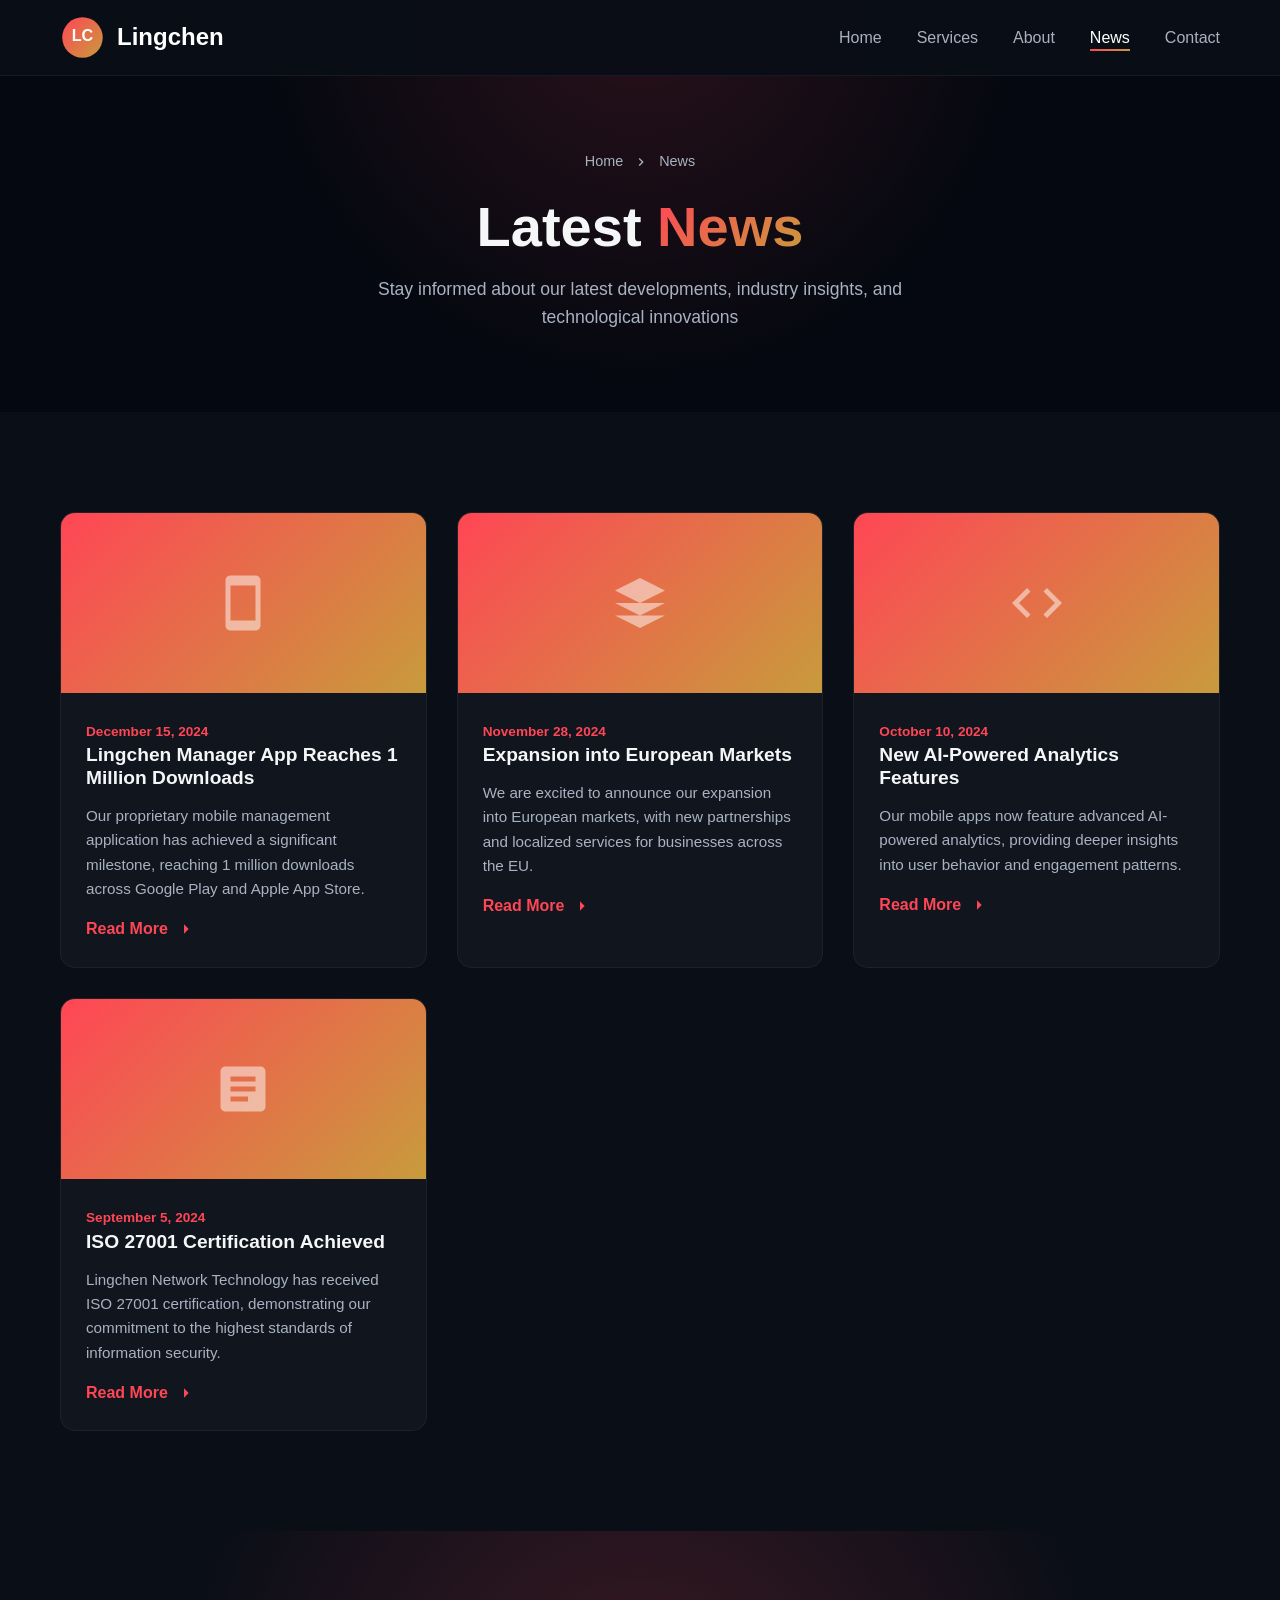
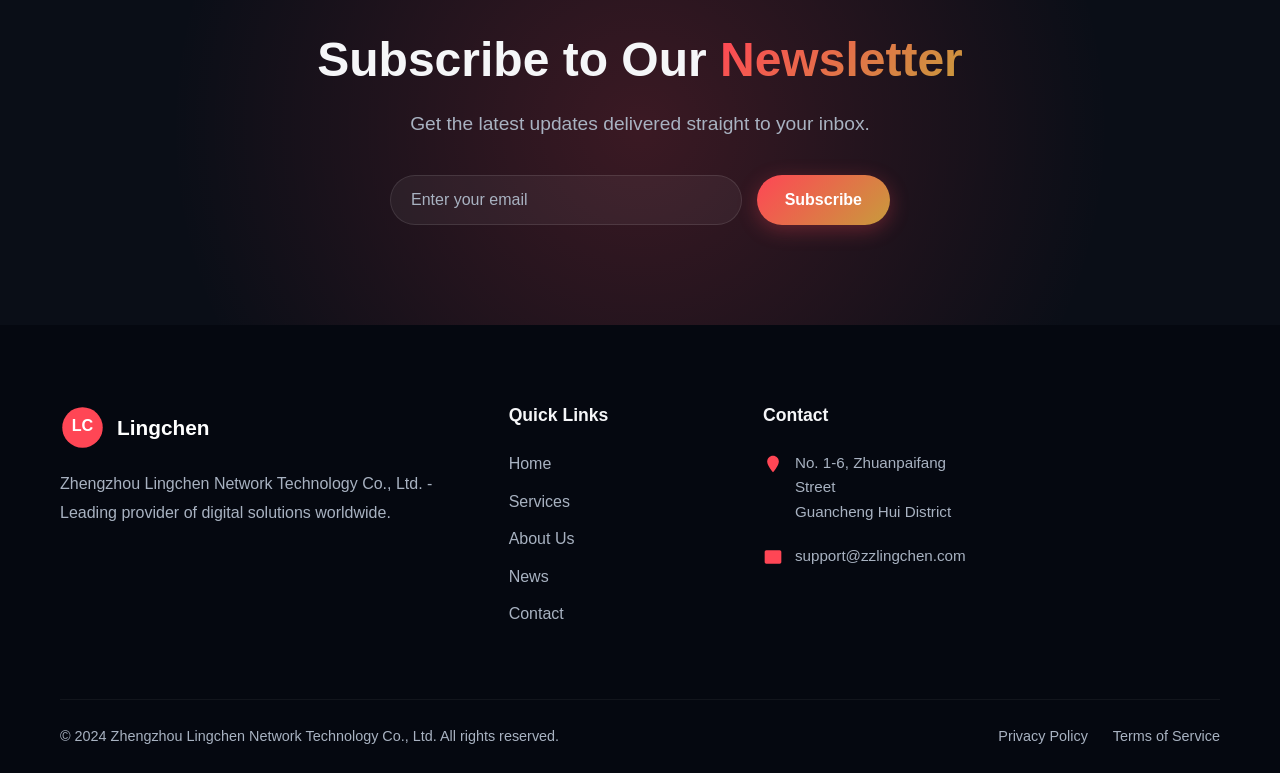
<file: news.html>
<!DOCTYPE html>
<html lang="en">
<head>
    <meta charset="UTF-8">
    <meta name="viewport" content="width=device-width, initial-scale=1.0">
    <title>News | Lingchen Network Technology - Company Updates & Industry Insights</title>
    <meta name="description" content="Stay updated with the latest news from Lingchen Network Technology. Company updates, industry insights, and technological advancements.">
    <link rel="canonical" href="https://zzlingchen.com/news.html">
    <link rel="icon" type="image/svg+xml" href="images/logo.svg">
    <link rel="stylesheet" href="css/style.css">
</head>
<body>
    <nav class="navbar">
        <div class="navbar-container">
            <a href="index.html" class="logo">
                <svg viewBox="0 0 100 100"><defs><linearGradient id="navLogoGradient" x1="0%" y1="0%" x2="100%" y2="100%"><stop offset="0%" style="stop-color:#FF4655"/><stop offset="100%" style="stop-color:#C89B3C"/></linearGradient></defs><circle cx="50" cy="50" r="45" fill="url(#navLogoGradient)"/><text x="50" y="58" font-family="Arial" font-size="36" font-weight="bold" fill="white" text-anchor="middle">LC</text></svg>
                <span class="logo-text">Lingchen</span>
            </a>
            <ul class="nav-menu">
                <li><a href="index.html" class="nav-link">Home</a></li>
                <li><a href="services.html" class="nav-link">Services</a></li>
                <li><a href="about.html" class="nav-link">About</a></li>
                <li><a href="news.html" class="nav-link active">News</a></li>
                <li><a href="contact.html" class="nav-link">Contact</a></li>
            </ul>
            <button class="nav-toggle" aria-label="Toggle navigation"><span></span><span></span><span></span></button>
        </div>
    </nav>

    <header class="page-header">
        <div class="container">
            <div class="page-header-content">
                <nav class="breadcrumb" aria-label="Breadcrumb">
                    <a href="index.html">Home</a>
                    <svg viewBox="0 0 24 24"><path d="M8.59 16.59L13.17 12 8.59 7.41 10 6l6 6-6 6-1.41-1.41z"/></svg>
                    <span>News</span>
                </nav>
                <h1 class="page-title">Latest <span class="text-primary">News</span></h1>
                <p class="page-description">Stay informed about our latest developments, industry insights, and technological innovations</p>
            </div>
        </div>
    </header>

    <section class="section">
        <div class="container">
            <div class="news-grid">
                <article class="news-card fade-in stagger-1">
                    <div class="news-image">
                        <svg viewBox="0 0 24 24"><path d="M17 1.01L7 1c-1.1 0-2 .9-2 2v18c0 1.1.9 2 2 2h10c1.1 0 2-.9 2-2V3c0-1.1-.9-1.99-2-1.99zM17 19H7V5h10v14z"/></svg>
                    </div>
                    <div class="news-content">
                        <span class="news-date">December 15, 2024</span>
                        <h3 class="news-title">Lingchen Manager App Reaches 1 Million Downloads</h3>
                        <p class="news-excerpt">Our proprietary mobile management application has achieved a significant milestone, reaching 1 million downloads across Google Play and Apple App Store.</p>
                        <a href="#" class="news-link">Read More <svg viewBox="0 0 24 24"><path d="M5 12h14M12 5l7 7-7 7"/></svg></a>
                    </div>
                </article>

                <article class="news-card fade-in stagger-2">
                    <div class="news-image">
                        <svg viewBox="0 0 24 24"><path d="M12 2L2 7l10 5 10-5-10-5zM2 17l10 5 10-5M2 12l10 5 10-5"/></svg>
                    </div>
                    <div class="news-content">
                        <span class="news-date">November 28, 2024</span>
                        <h3 class="news-title">Expansion into European Markets</h3>
                        <p class="news-excerpt">We are excited to announce our expansion into European markets, with new partnerships and localized services for businesses across the EU.</p>
                        <a href="#" class="news-link">Read More <svg viewBox="0 0 24 24"><path d="M5 12h14M12 5l7 7-7 7"/></svg></a>
                    </div>
                </article>

                <article class="news-card fade-in stagger-3">
                    <div class="news-image">
                        <svg viewBox="0 0 24 24"><path d="M9.4 16.6L4.8 12l4.6-4.6L8 6l-6 6 6 6 1.4-1.4zm5.2 0l4.6-4.6-4.6-4.6L16 6l6 6-6 6-1.4-1.4z"/></svg>
                    </div>
                    <div class="news-content">
                        <span class="news-date">October 10, 2024</span>
                        <h3 class="news-title">New AI-Powered Analytics Features</h3>
                        <p class="news-excerpt">Our mobile apps now feature advanced AI-powered analytics, providing deeper insights into user behavior and engagement patterns.</p>
                        <a href="#" class="news-link">Read More <svg viewBox="0 0 24 24"><path d="M5 12h14M12 5l7 7-7 7"/></svg></a>
                    </div>
                </article>

                <article class="news-card fade-in stagger-4">
                    <div class="news-image">
                        <svg viewBox="0 0 24 24"><path d="M19 3H5c-1.1 0-2 .9-2 2v14c0 1.1.9 2 2 2h14c1.1 0 2-.9 2-2V5c0-1.1-.9-2-2-2zm-5 14H7v-2h7v2zm3-4H7v-2h10v2zm0-4H7V7h10v2z"/></svg>
                    </div>
                    <div class="news-content">
                        <span class="news-date">September 5, 2024</span>
                        <h3 class="news-title">ISO 27001 Certification Achieved</h3>
                        <p class="news-excerpt">Lingchen Network Technology has received ISO 27001 certification, demonstrating our commitment to the highest standards of information security.</p>
                        <a href="#" class="news-link">Read More <svg viewBox="0 0 24 24"><path d="M5 12h14M12 5l7 7-7 7"/></svg></a>
                    </div>
                </article>
            </div>
        </div>
    </section>

    <section class="section cta-section">
        <div class="cta-bg"></div>
        <div class="container">
            <div class="cta-content fade-in">
                <h2 class="cta-title">Subscribe to Our <span class="text-primary">Newsletter</span></h2>
                <p class="cta-description">Get the latest updates delivered straight to your inbox.</p>
                <form class="newsletter-form">
                    <input type="email" placeholder="Enter your email" required>
                    <button type="submit" class="btn btn-primary">Subscribe</button>
                </form>
            </div>
        </div>
    </section>

    <footer class="footer">
        <div class="container">
            <div class="footer-grid">
                <div class="footer-brand">
                    <div class="footer-logo">
                        <svg viewBox="0 0 100 100"><circle cx="50" cy="50" r="45" fill="#FF4655"/><text x="50" y="58" font-family="Arial" font-size="36" font-weight="bold" fill="white" text-anchor="middle">LC</text></svg>
                        <span>Lingchen</span>
                    </div>
                    <p class="footer-description">Zhengzhou Lingchen Network Technology Co., Ltd. - Leading provider of digital solutions worldwide.</p>
                </div>
                <div class="footer-column">
                    <h4>Quick Links</h4>
                    <ul class="footer-links">
                        <li><a href="index.html">Home</a></li>
                        <li><a href="services.html">Services</a></li>
                        <li><a href="about.html">About Us</a></li>
                        <li><a href="news.html">News</a></li>
                        <li><a href="contact.html">Contact</a></li>
                    </ul>
                </div>
                <div class="footer-column">
                    <h4>Contact</h4>
                    <div class="footer-contact-item">
                        <svg viewBox="0 0 24 24"><path d="M12 2C8.13 2 5 5.13 5 9c0 5.25 7 13 7 13s7-7.75 7-13c0-3.87-3.13-7-7-7z"/></svg>
                        <p>No. 1-6, Zhuanpaifang Street<br>Guancheng Hui District</p>
                    </div>
                    <div class="footer-contact-item">
                        <svg viewBox="0 0 24 24"><path d="M20 4H4c-1.1 0-2 .9-2 2v12c0 1.1.9 2 2 2h16c1.1 0 2-.9 2-2V6c0-1.1-.9-2-2-2z"/></svg>
                        <p>support@zzlingchen.com</p>
                    </div>
                </div>
            </div>
            <div class="footer-bottom">
                <p class="footer-copyright">&copy; 2024 Zhengzhou Lingchen Network Technology Co., Ltd. All rights reserved.</p>
                <div class="footer-legal">
                    <a href="privacy-policy.html">Privacy Policy</a>
                    <a href="terms-of-service.html">Terms of Service</a>
                </div>
            </div>
        </div>
    </footer>
    <script src="js/main.js"></script>
</body>
</html>
</file>
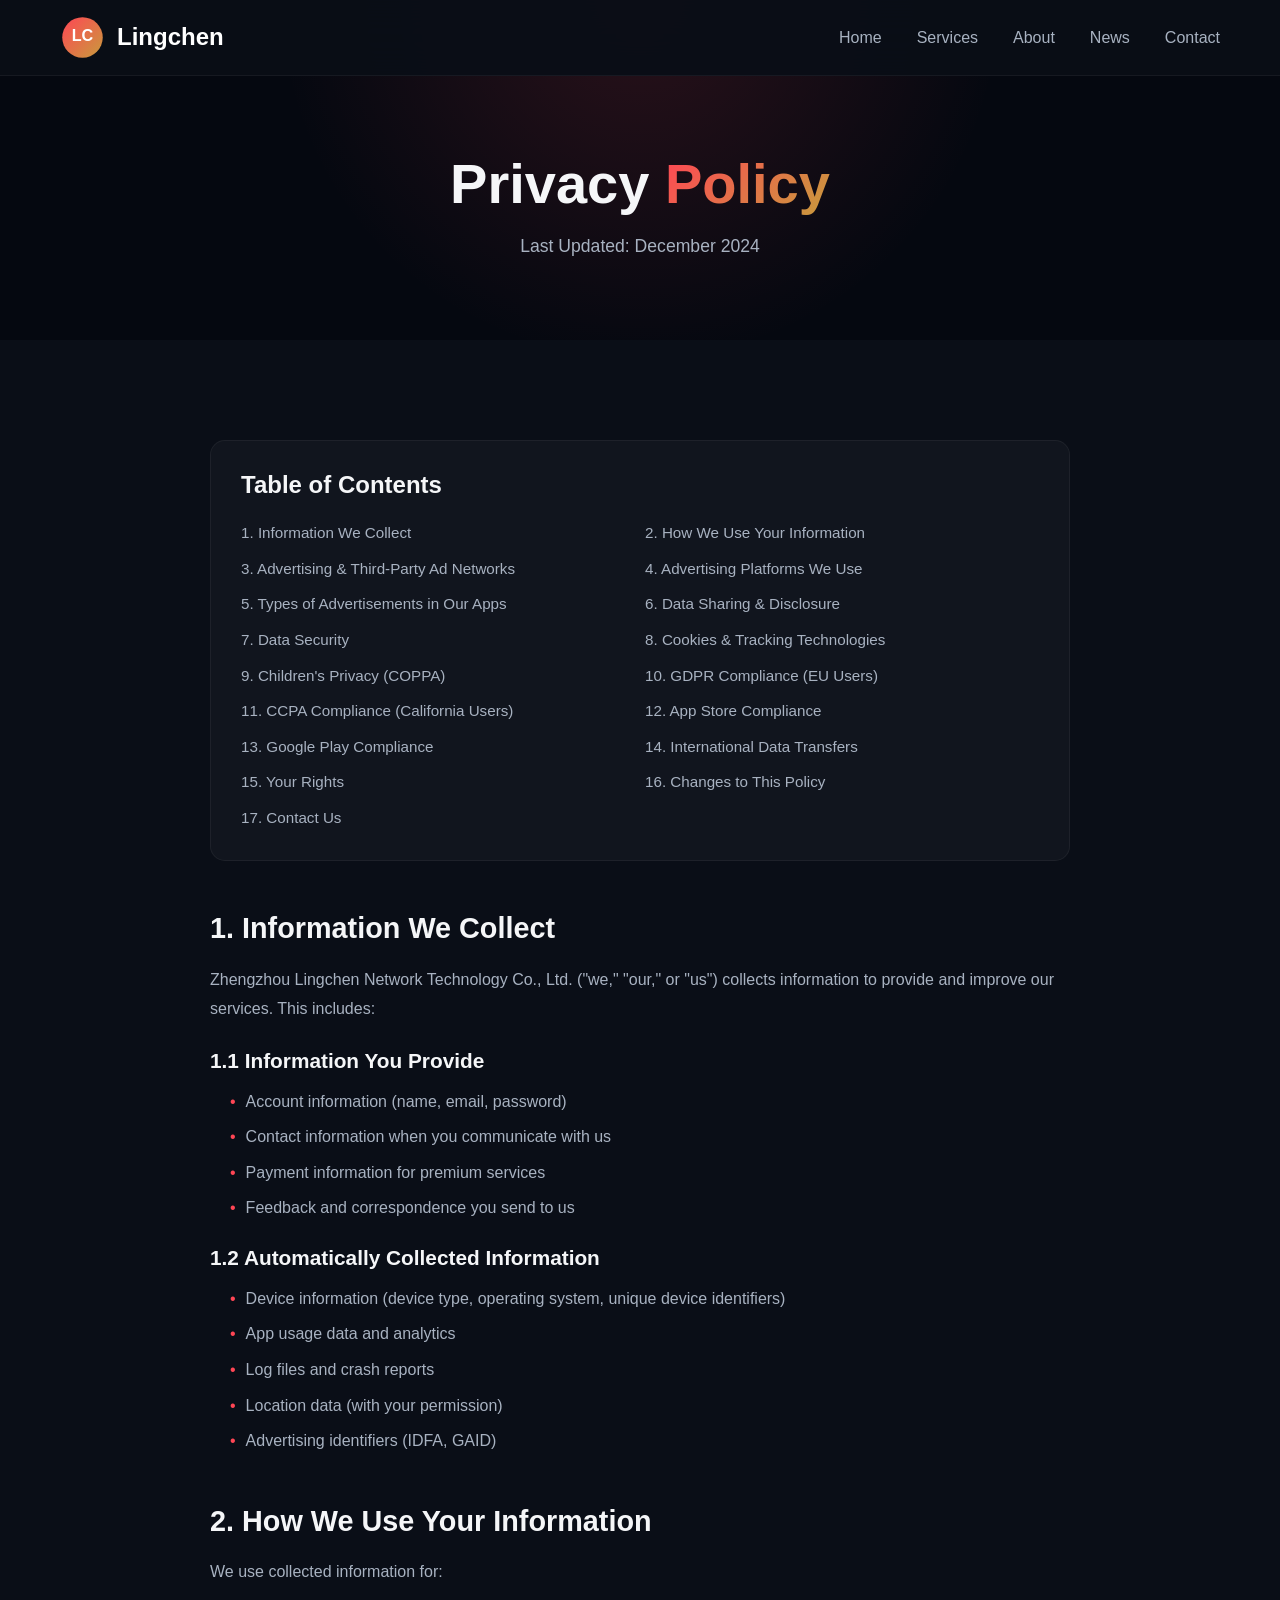
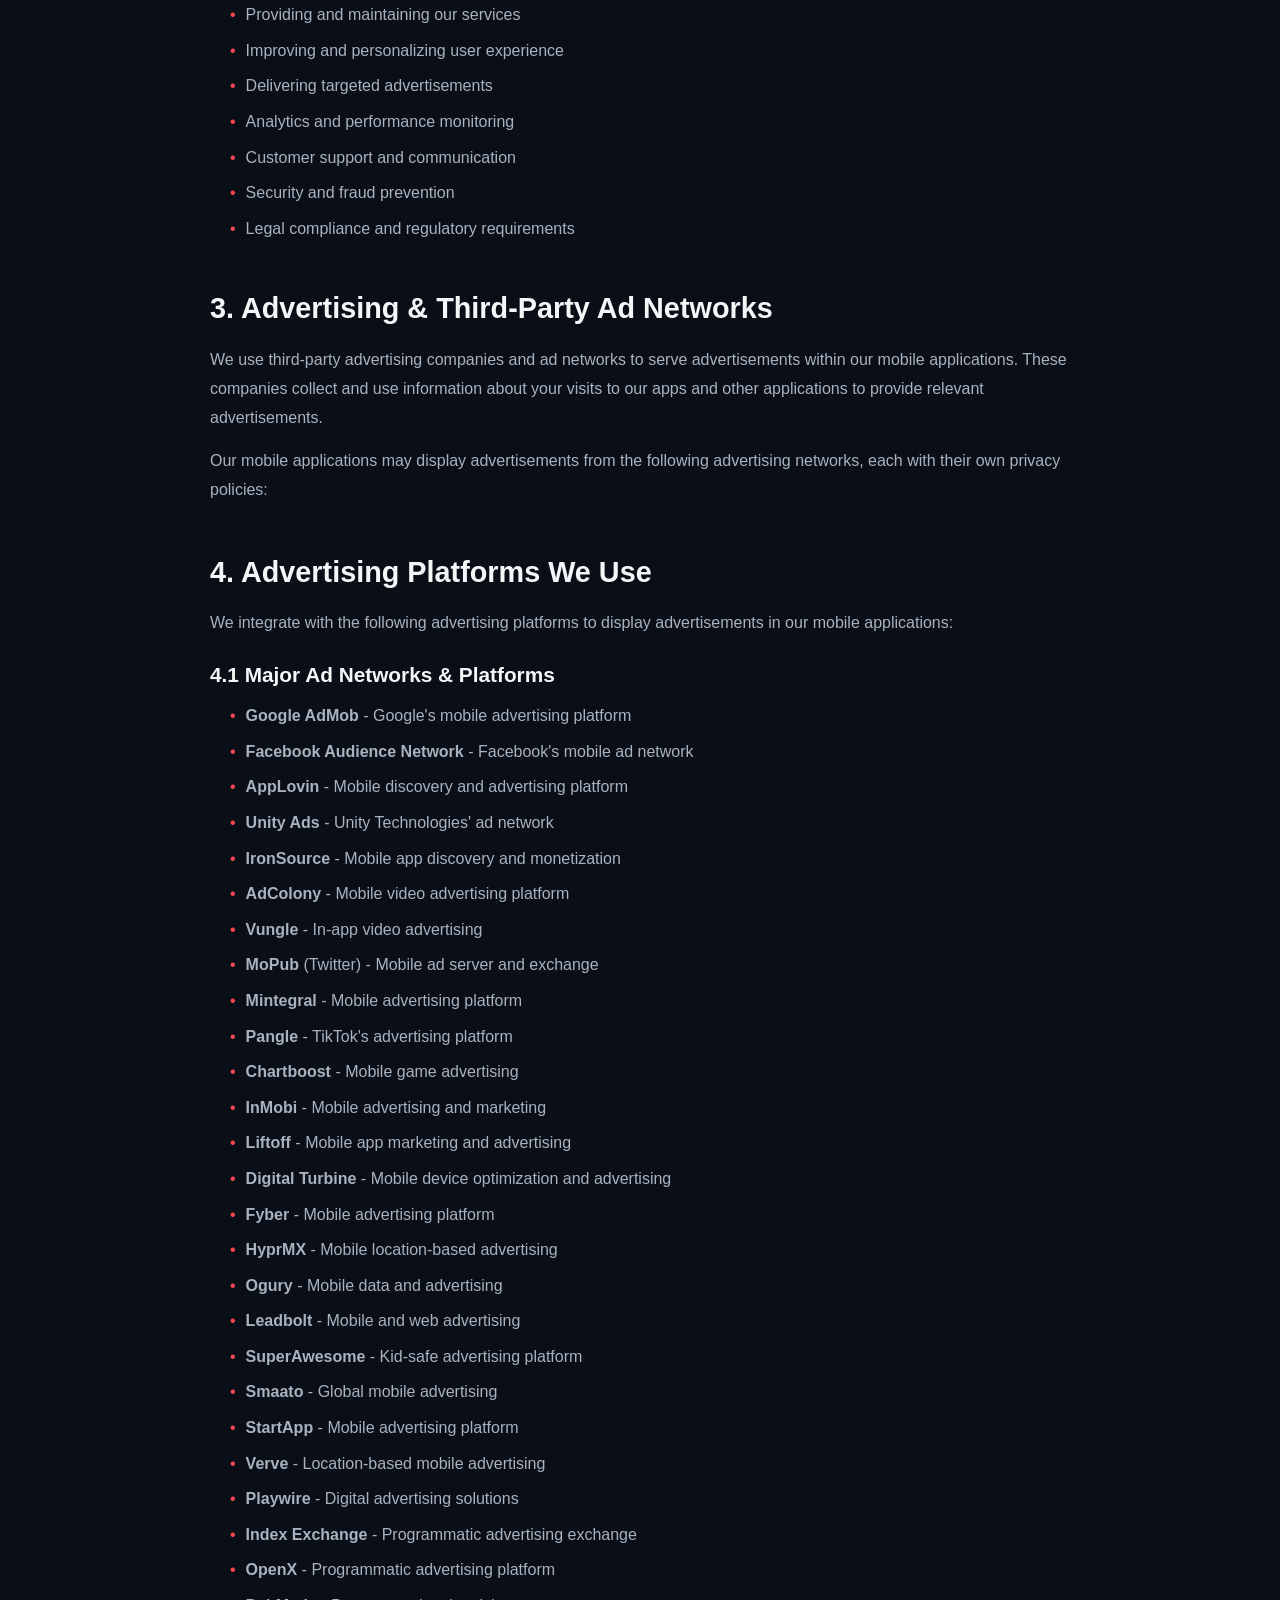
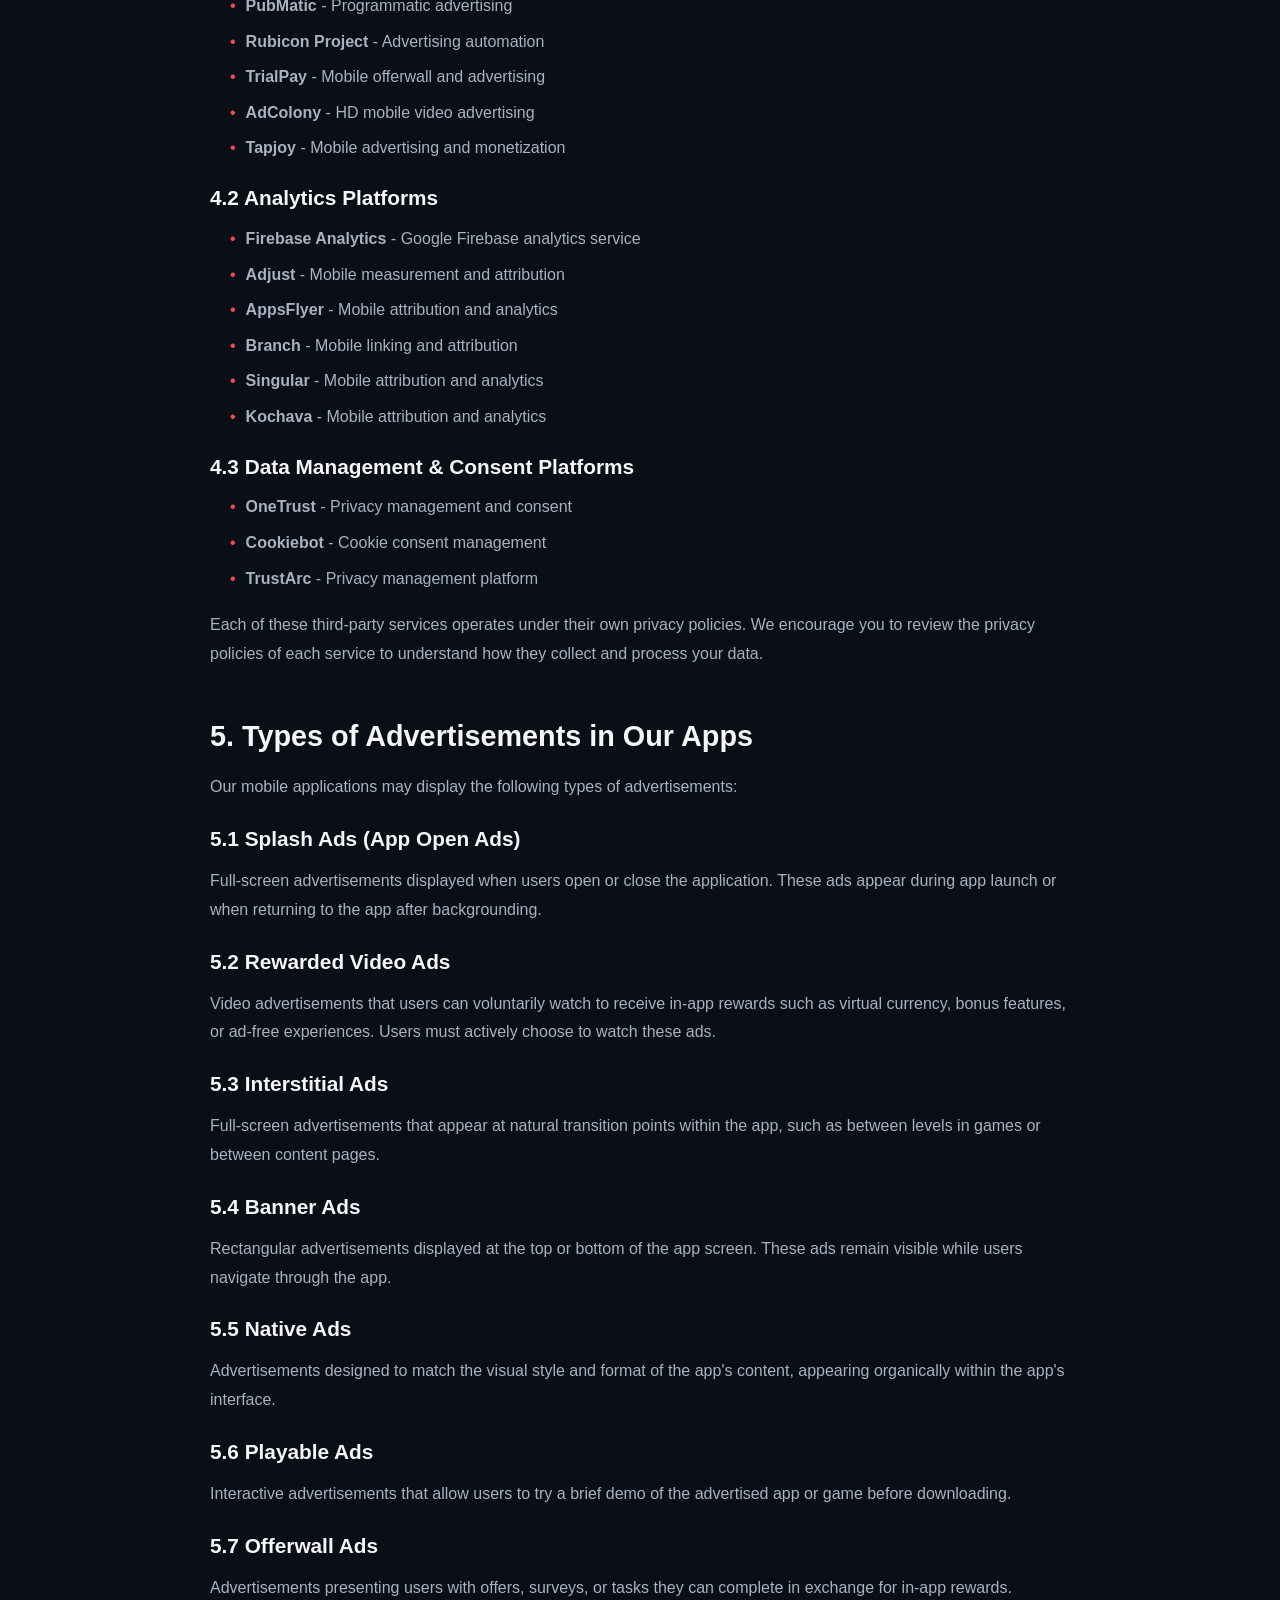
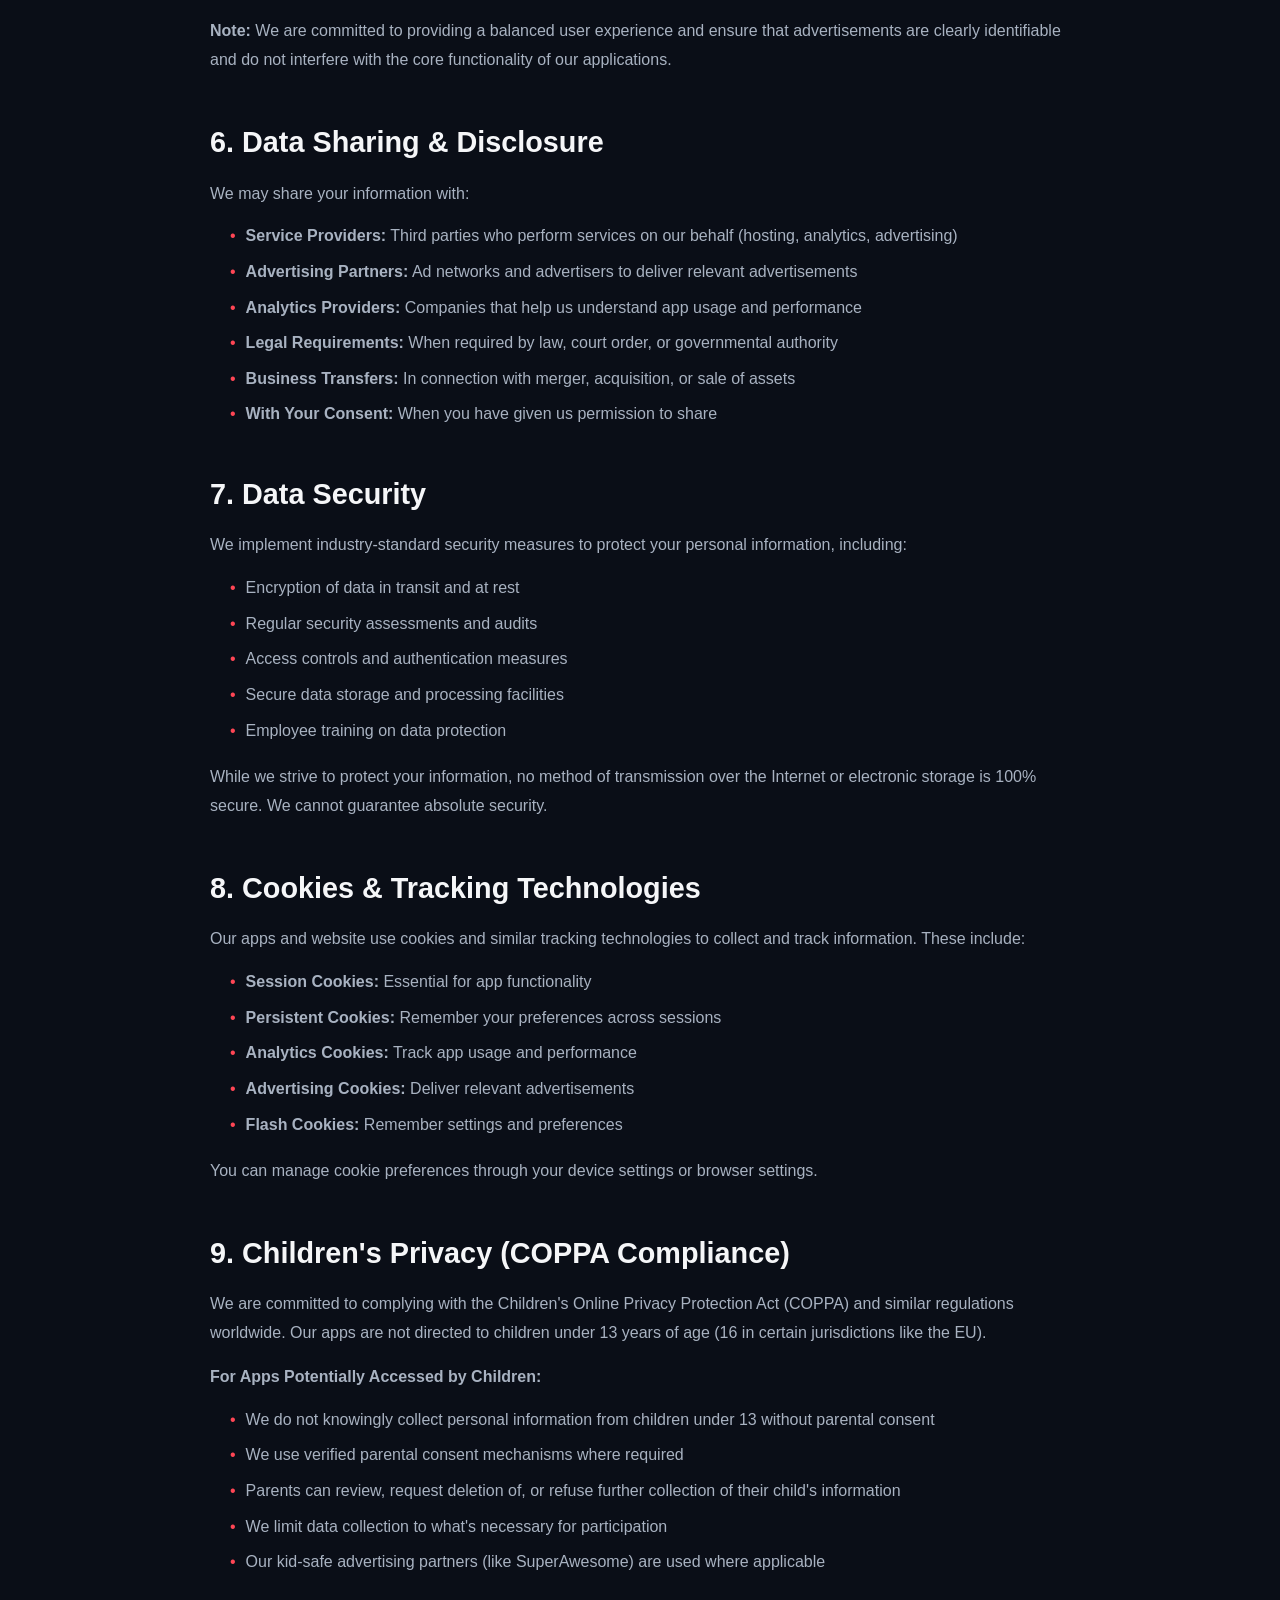
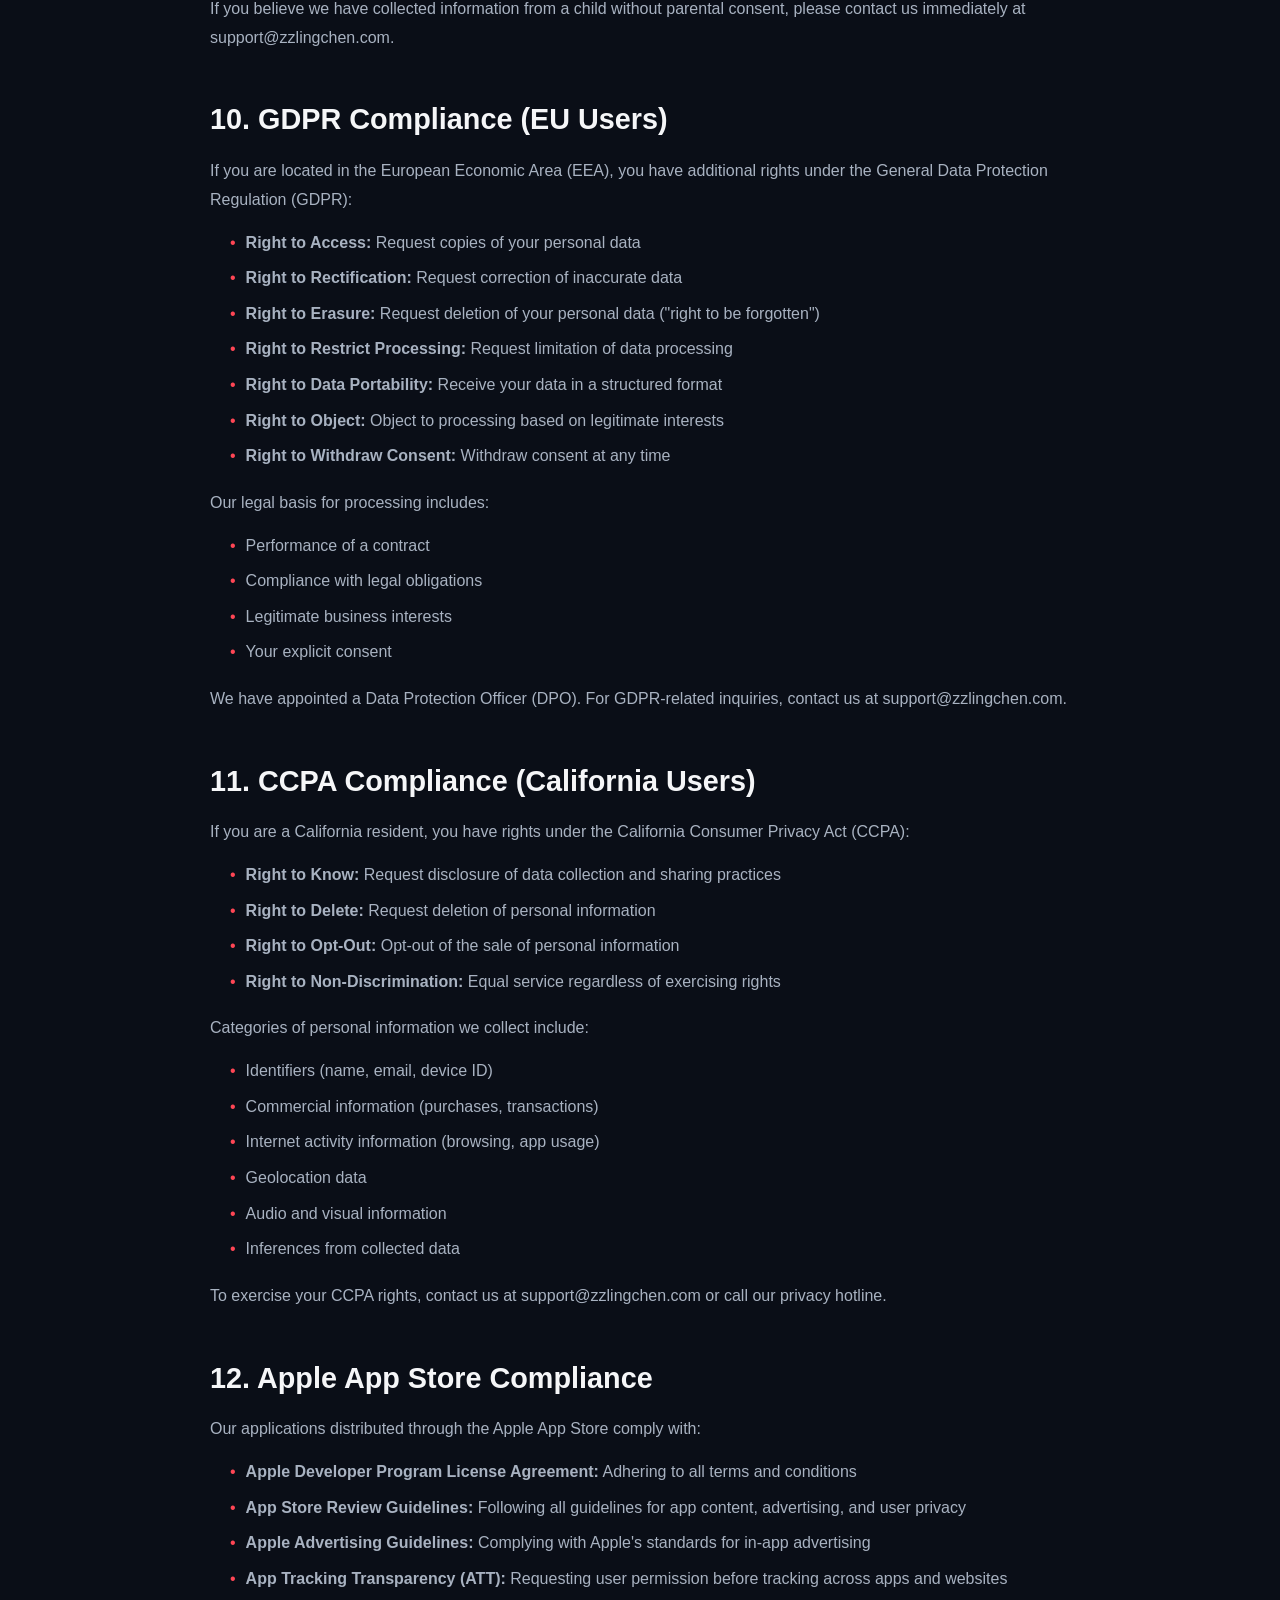
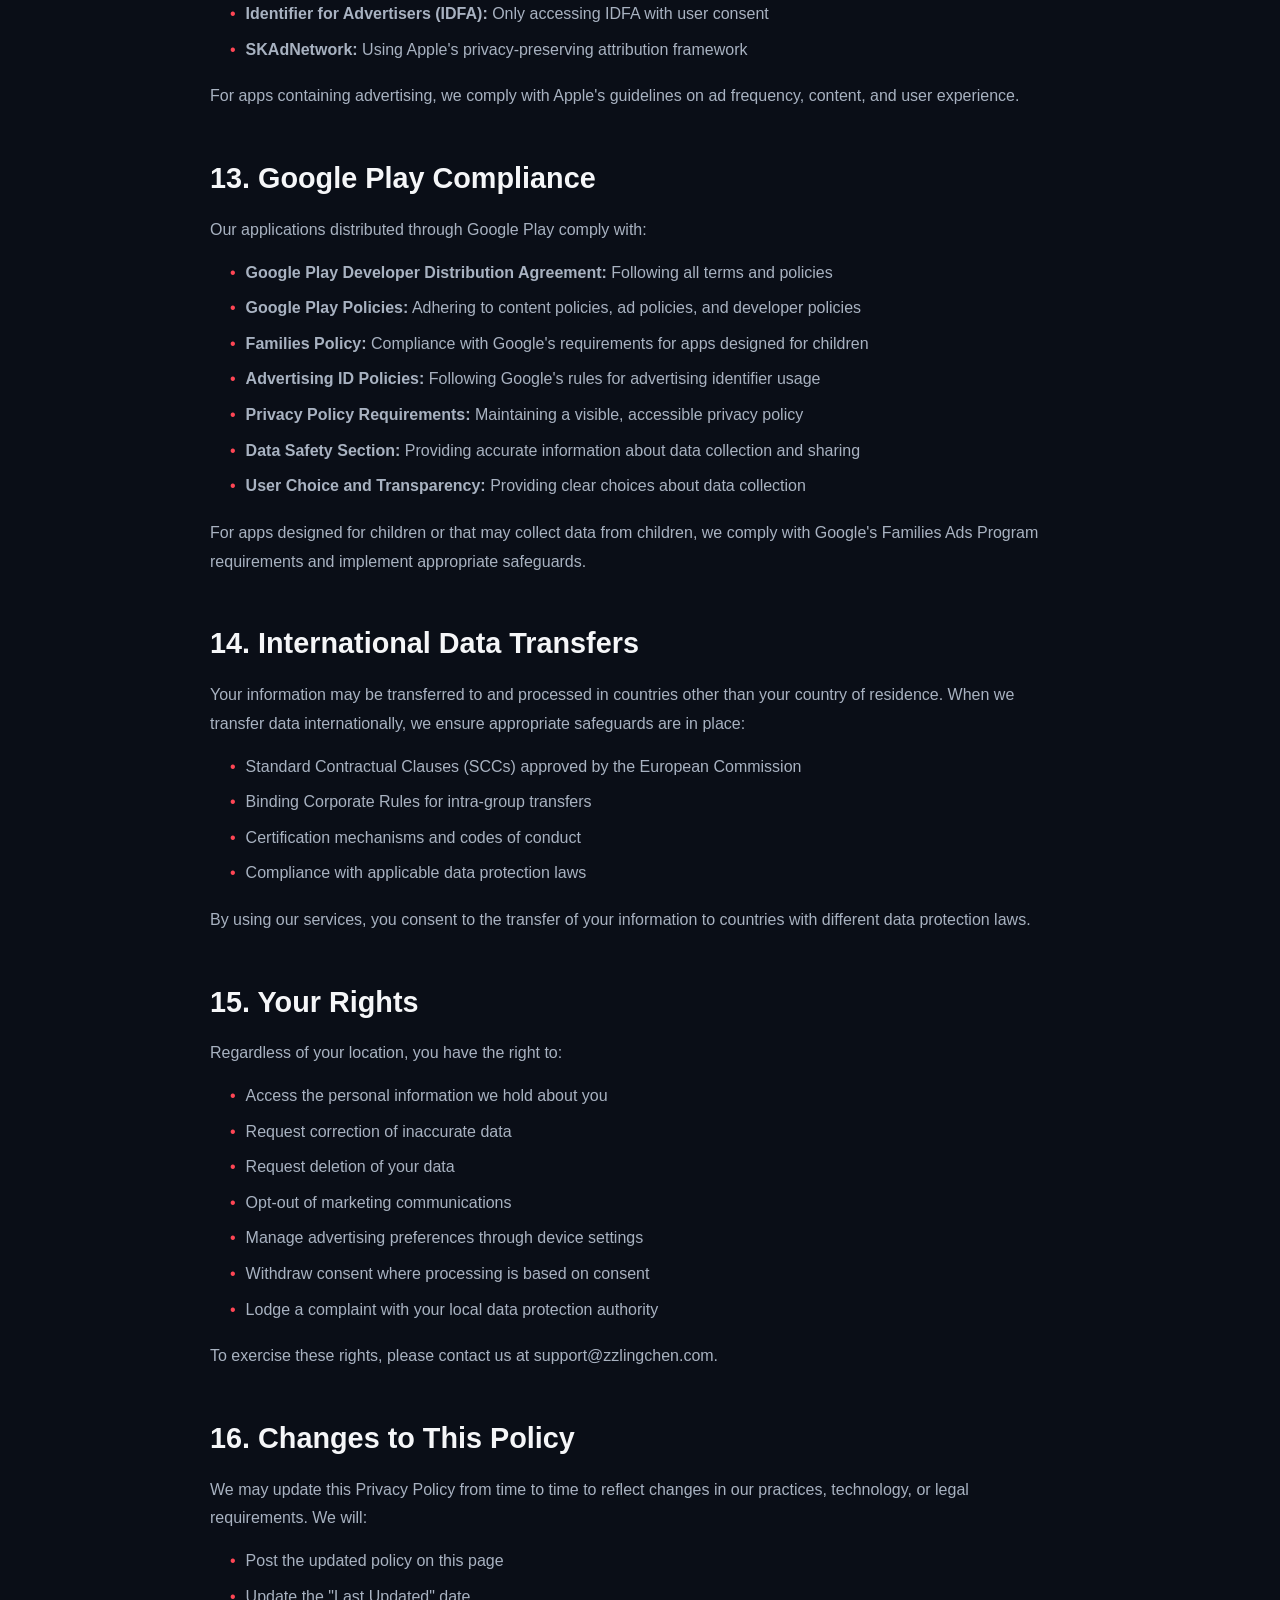
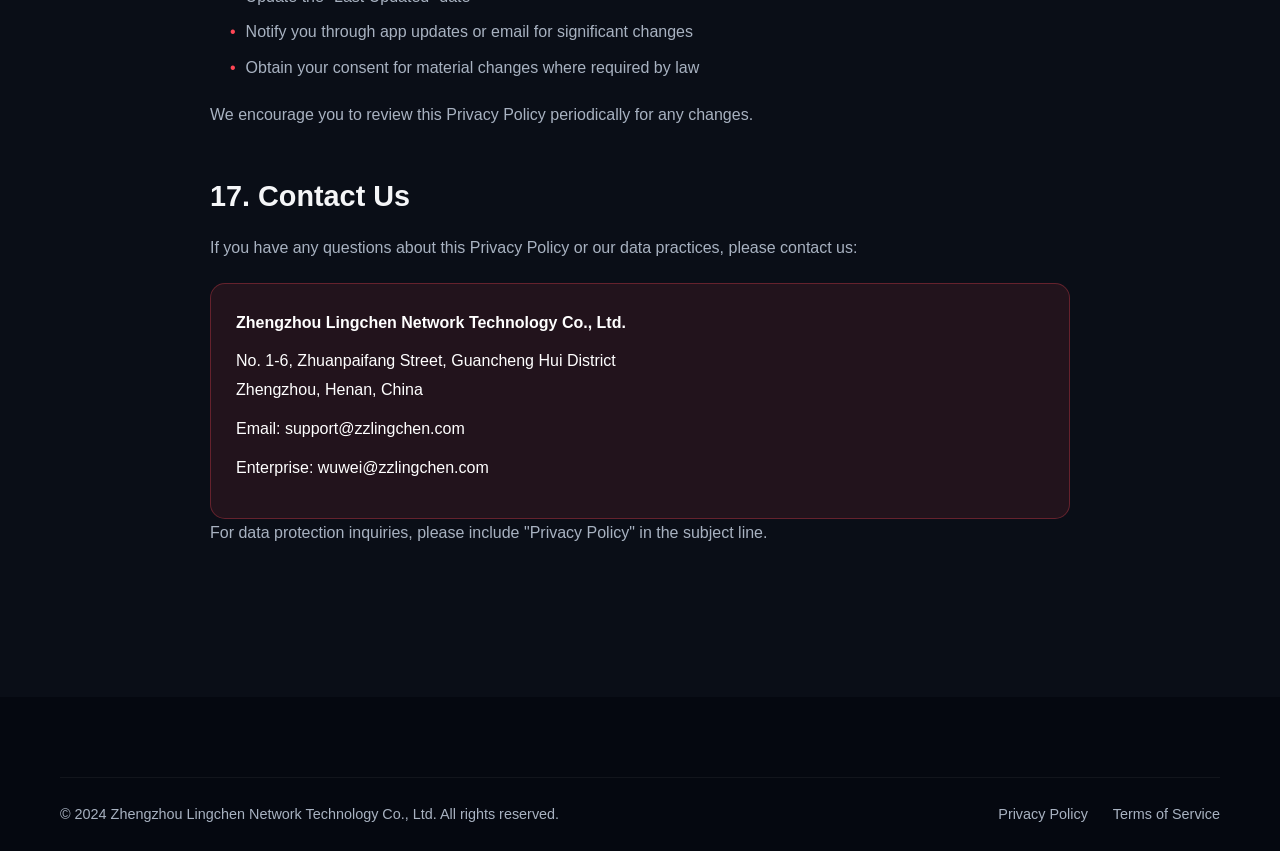
<file: privacy-policy.html>
<!DOCTYPE html>
<html lang="en">
<head>
    <meta charset="UTF-8">
    <meta name="viewport" content="width=device-width, initial-scale=1.0">
    <title>Privacy Policy | Lingchen Network Technology - Data Protection & Privacy</title>
    <meta name="description" content="Lingchen Network Technology Privacy Policy. Learn how we collect, use, and protect your data, including our advertising and cookie practices.">
    <link rel="canonical" href="https://zzlingchen.com/privacy-policy.html">
    <link rel="icon" type="image/svg+xml" href="images/logo.svg">
    <link rel="stylesheet" href="css/style.css">
</head>
<body>
    <nav class="navbar">
        <div class="navbar-container">
            <a href="index.html" class="logo">
                <svg viewBox="0 0 100 100"><defs><linearGradient id="navLogoGradient" x1="0%" y1="0%" x2="100%" y2="100%"><stop offset="0%" style="stop-color:#FF4655"/><stop offset="100%" style="stop-color:#C89B3C"/></linearGradient></defs><circle cx="50" cy="50" r="45" fill="url(#navLogoGradient)"/><text x="50" y="58" font-family="Arial" font-size="36" font-weight="bold" fill="white" text-anchor="middle">LC</text></svg>
                <span class="logo-text">Lingchen</span>
            </a>
            <ul class="nav-menu">
                <li><a href="index.html" class="nav-link">Home</a></li>
                <li><a href="services.html" class="nav-link">Services</a></li>
                <li><a href="about.html" class="nav-link">About</a></li>
                <li><a href="news.html" class="nav-link">News</a></li>
                <li><a href="contact.html" class="nav-link">Contact</a></li>
            </ul>
            <button class="nav-toggle"><span></span><span></span><span></span></button>
        </div>
    </nav>

    <header class="page-header">
        <div class="container">
            <div class="page-header-content">
                <h1 class="page-title">Privacy <span class="text-primary">Policy</span></h1>
                <p class="page-description">Last Updated: December 2024</p>
            </div>
        </div>
    </header>

    <section class="section">
        <div class="container">
            <article class="legal-content">
                <div class="legal-toc">
                    <h2>Table of Contents</h2>
                    <ul>
                        <li><a href="#information-collection">1. Information We Collect</a></li>
                        <li><a href="#information-use">2. How We Use Your Information</a></li>
                        <li><a href="#advertising">3. Advertising & Third-Party Ad Networks</a></li>
                        <li><a href="#advertising-platforms">4. Advertising Platforms We Use</a></li>
                        <li><a href="#advertisement-types">5. Types of Advertisements in Our Apps</a></li>
                        <li><a href="#data-sharing">6. Data Sharing & Disclosure</a></li>
                        <li><a href="#data-security">7. Data Security</a></li>
                        <li><a href="#cookies">8. Cookies & Tracking Technologies</a></li>
                        <li><a href="#children">9. Children's Privacy (COPPA)</a></li>
                        <li><a href="#gdpr">10. GDPR Compliance (EU Users)</a></li>
                        <li><a href="#ccpa">11. CCPA Compliance (California Users)</a></li>
                        <li><a href="#app-store-policies">12. App Store Compliance</a></li>
                        <li><a href="#google-play-policies">13. Google Play Compliance</a></li>
                        <li><a href="#international">14. International Data Transfers</a></li>
                        <li><a href="#rights">15. Your Rights</a></li>
                        <li><a href="#changes">16. Changes to This Policy</a></li>
                        <li><a href="#contact">17. Contact Us</a></li>
                    </ul>
                </div>

                <div class="legal-section" id="information-collection">
                    <h2>1. Information We Collect</h2>
                    <p>Zhengzhou Lingchen Network Technology Co., Ltd. ("we," "our," or "us") collects information to provide and improve our services. This includes:</p>
                    <h3>1.1 Information You Provide</h3>
                    <ul>
                        <li>Account information (name, email, password)</li>
                        <li>Contact information when you communicate with us</li>
                        <li>Payment information for premium services</li>
                        <li>Feedback and correspondence you send to us</li>
                    </ul>
                    <h3>1.2 Automatically Collected Information</h3>
                    <ul>
                        <li>Device information (device type, operating system, unique device identifiers)</li>
                        <li>App usage data and analytics</li>
                        <li>Log files and crash reports</li>
                        <li>Location data (with your permission)</li>
                        <li>Advertising identifiers (IDFA, GAID)</li>
                    </ul>
                </div>

                <div class="legal-section" id="information-use">
                    <h2>2. How We Use Your Information</h2>
                    <p>We use collected information for:</p>
                    <ul>
                        <li>Providing and maintaining our services</li>
                        <li>Improving and personalizing user experience</li>
                        <li>Delivering targeted advertisements</li>
                        <li>Analytics and performance monitoring</li>
                        <li>Customer support and communication</li>
                        <li>Security and fraud prevention</li>
                        <li>Legal compliance and regulatory requirements</li>
                    </ul>
                </div>

                <div class="legal-section" id="advertising">
                    <h2>3. Advertising & Third-Party Ad Networks</h2>
                    <p>We use third-party advertising companies and ad networks to serve advertisements within our mobile applications. These companies collect and use information about your visits to our apps and other applications to provide relevant advertisements.</p>
                    <p>Our mobile applications may display advertisements from the following advertising networks, each with their own privacy policies:</p>
                </div>

                <div class="legal-section" id="advertising-platforms">
                    <h2>4. Advertising Platforms We Use</h2>
                    <p>We integrate with the following advertising platforms to display advertisements in our mobile applications:</p>
                    
                    <h3>4.1 Major Ad Networks & Platforms</h3>
                    <ul>
                        <li><strong>Google AdMob</strong> - Google's mobile advertising platform</li>
                        <li><strong>Facebook Audience Network</strong> - Facebook's mobile ad network</li>
                        <li><strong>AppLovin</strong> - Mobile discovery and advertising platform</li>
                        <li><strong>Unity Ads</strong> - Unity Technologies' ad network</li>
                        <li><strong>IronSource</strong> - Mobile app discovery and monetization</li>
                        <li><strong>AdColony</strong> - Mobile video advertising platform</li>
                        <li><strong>Vungle</strong> - In-app video advertising</li>
                        <li><strong>MoPub</strong> (Twitter) - Mobile ad server and exchange</li>
                        <li><strong>Mintegral</strong> - Mobile advertising platform</li>
                        <li><strong>Pangle</strong> - TikTok's advertising platform</li>
                        <li><strong>Chartboost</strong> - Mobile game advertising</li>
                        <li><strong>InMobi</strong> - Mobile advertising and marketing</li>
                        <li><strong>Liftoff</strong> - Mobile app marketing and advertising</li>
                        <li><strong>Digital Turbine</strong> - Mobile device optimization and advertising</li>
                        <li><strong>Fyber</strong> - Mobile advertising platform</li>
                        <li><strong>HyprMX</strong> - Mobile location-based advertising</li>
                        <li><strong>Ogury</strong> - Mobile data and advertising</li>
                        <li><strong>Leadbolt</strong> - Mobile and web advertising</li>
                        <li><strong>SuperAwesome</strong> - Kid-safe advertising platform</li>
                        <li><strong>Smaato</strong> - Global mobile advertising</li>
                        <li><strong>StartApp</strong> - Mobile advertising platform</li>
                        <li><strong>Verve</strong> - Location-based mobile advertising</li>
                        <li><strong>Playwire</strong> - Digital advertising solutions</li>
                        <li><strong>Index Exchange</strong> - Programmatic advertising exchange</li>
                        <li><strong>OpenX</strong> - Programmatic advertising platform</li>
                        <li><strong>PubMatic</strong> - Programmatic advertising</li>
                        <li><strong>Rubicon Project</strong> - Advertising automation</li>
                        <li><strong>TrialPay</strong> - Mobile offerwall and advertising</li>
                        <li><strong>AdColony</strong> - HD mobile video advertising</li>
                        <li><strong>Tapjoy</strong> - Mobile advertising and monetization</li>
                    </ul>

                    <h3>4.2 Analytics Platforms</h3>
                    <ul>
                        <li><strong>Firebase Analytics</strong> - Google Firebase analytics service</li>
                        <li><strong>Adjust</strong> - Mobile measurement and attribution</li>
                        <li><strong>AppsFlyer</strong> - Mobile attribution and analytics</li>
                        <li><strong>Branch</strong> - Mobile linking and attribution</li>
                        <li><strong>Singular</strong> - Mobile attribution and analytics</li>
                        <li><strong>Kochava</strong> - Mobile attribution and analytics</li>
                    </ul>

                    <h3>4.3 Data Management & Consent Platforms</h3>
                    <ul>
                        <li><strong>OneTrust</strong> - Privacy management and consent</li>
                        <li><strong>Cookiebot</strong> - Cookie consent management</li>
                        <li><strong>TrustArc</strong> - Privacy management platform</li>
                    </ul>

                    <p>Each of these third-party services operates under their own privacy policies. We encourage you to review the privacy policies of each service to understand how they collect and process your data.</p>
                </div>

                <div class="legal-section" id="advertisement-types">
                    <h2>5. Types of Advertisements in Our Apps</h2>
                    <p>Our mobile applications may display the following types of advertisements:</p>

                    <h3>5.1 Splash Ads (App Open Ads)</h3>
                    <p>Full-screen advertisements displayed when users open or close the application. These ads appear during app launch or when returning to the app after backgrounding.</p>

                    <h3>5.2 Rewarded Video Ads</h3>
                    <p>Video advertisements that users can voluntarily watch to receive in-app rewards such as virtual currency, bonus features, or ad-free experiences. Users must actively choose to watch these ads.</p>

                    <h3>5.3 Interstitial Ads</h3>
                    <p>Full-screen advertisements that appear at natural transition points within the app, such as between levels in games or between content pages.</p>

                    <h3>5.4 Banner Ads</h3>
                    <p>Rectangular advertisements displayed at the top or bottom of the app screen. These ads remain visible while users navigate through the app.</p>

                    <h3>5.5 Native Ads</h3>
                    <p>Advertisements designed to match the visual style and format of the app's content, appearing organically within the app's interface.</p>

                    <h3>5.6 Playable Ads</h3>
                    <p>Interactive advertisements that allow users to try a brief demo of the advertised app or game before downloading.</p>

                    <h3>5.7 Offerwall Ads</h3>
                    <p>Advertisements presenting users with offers, surveys, or tasks they can complete in exchange for in-app rewards.</p>

                    <p><strong>Note:</strong> We are committed to providing a balanced user experience and ensure that advertisements are clearly identifiable and do not interfere with the core functionality of our applications.</p>
                </div>

                <div class="legal-section" id="data-sharing">
                    <h2>6. Data Sharing & Disclosure</h2>
                    <p>We may share your information with:</p>
                    <ul>
                        <li><strong>Service Providers:</strong> Third parties who perform services on our behalf (hosting, analytics, advertising)</li>
                        <li><strong>Advertising Partners:</strong> Ad networks and advertisers to deliver relevant advertisements</li>
                        <li><strong>Analytics Providers:</strong> Companies that help us understand app usage and performance</li>
                        <li><strong>Legal Requirements:</strong> When required by law, court order, or governmental authority</li>
                        <li><strong>Business Transfers:</strong> In connection with merger, acquisition, or sale of assets</li>
                        <li><strong>With Your Consent:</strong> When you have given us permission to share</li>
                    </ul>
                </div>

                <div class="legal-section" id="data-security">
                    <h2>7. Data Security</h2>
                    <p>We implement industry-standard security measures to protect your personal information, including:</p>
                    <ul>
                        <li>Encryption of data in transit and at rest</li>
                        <li>Regular security assessments and audits</li>
                        <li>Access controls and authentication measures</li>
                        <li>Secure data storage and processing facilities</li>
                        <li>Employee training on data protection</li>
                    </ul>
                    <p>While we strive to protect your information, no method of transmission over the Internet or electronic storage is 100% secure. We cannot guarantee absolute security.</p>
                </div>

                <div class="legal-section" id="cookies">
                    <h2>8. Cookies & Tracking Technologies</h2>
                    <p>Our apps and website use cookies and similar tracking technologies to collect and track information. These include:</p>
                    <ul>
                        <li><strong>Session Cookies:</strong> Essential for app functionality</li>
                        <li><strong>Persistent Cookies:</strong> Remember your preferences across sessions</li>
                        <li><strong>Analytics Cookies:</strong> Track app usage and performance</li>
                        <li><strong>Advertising Cookies:</strong> Deliver relevant advertisements</li>
                        <li><strong>Flash Cookies:</strong> Remember settings and preferences</li>
                    </ul>
                    <p>You can manage cookie preferences through your device settings or browser settings.</p>
                </div>

                <div class="legal-section" id="children">
                    <h2>9. Children's Privacy (COPPA Compliance)</h2>
                    <p>We are committed to complying with the Children's Online Privacy Protection Act (COPPA) and similar regulations worldwide. Our apps are not directed to children under 13 years of age (16 in certain jurisdictions like the EU).</p>
                    <p><strong>For Apps Potentially Accessed by Children:</strong></p>
                    <ul>
                        <li>We do not knowingly collect personal information from children under 13 without parental consent</li>
                        <li>We use verified parental consent mechanisms where required</li>
                        <li>Parents can review, request deletion of, or refuse further collection of their child's information</li>
                        <li>We limit data collection to what's necessary for participation</li>
                        <li>Our kid-safe advertising partners (like SuperAwesome) are used where applicable</li>
                    </ul>
                    <p>If you believe we have collected information from a child without parental consent, please contact us immediately at support@zzlingchen.com.</p>
                </div>

                <div class="legal-section" id="gdpr">
                    <h2>10. GDPR Compliance (EU Users)</h2>
                    <p>If you are located in the European Economic Area (EEA), you have additional rights under the General Data Protection Regulation (GDPR):</p>
                    <ul>
                        <li><strong>Right to Access:</strong> Request copies of your personal data</li>
                        <li><strong>Right to Rectification:</strong> Request correction of inaccurate data</li>
                        <li><strong>Right to Erasure:</strong> Request deletion of your personal data ("right to be forgotten")</li>
                        <li><strong>Right to Restrict Processing:</strong> Request limitation of data processing</li>
                        <li><strong>Right to Data Portability:</strong> Receive your data in a structured format</li>
                        <li><strong>Right to Object:</strong> Object to processing based on legitimate interests</li>
                        <li><strong>Right to Withdraw Consent:</strong> Withdraw consent at any time</li>
                    </ul>
                    <p>Our legal basis for processing includes:</p>
                    <ul>
                        <li>Performance of a contract</li>
                        <li>Compliance with legal obligations</li>
                        <li>Legitimate business interests</li>
                        <li>Your explicit consent</li>
                    </ul>
                    <p>We have appointed a Data Protection Officer (DPO). For GDPR-related inquiries, contact us at support@zzlingchen.com.</p>
                </div>

                <div class="legal-section" id="ccpa">
                    <h2>11. CCPA Compliance (California Users)</h2>
                    <p>If you are a California resident, you have rights under the California Consumer Privacy Act (CCPA):</p>
                    <ul>
                        <li><strong>Right to Know:</strong> Request disclosure of data collection and sharing practices</li>
                        <li><strong>Right to Delete:</strong> Request deletion of personal information</li>
                        <li><strong>Right to Opt-Out:</strong> Opt-out of the sale of personal information</li>
                        <li><strong>Right to Non-Discrimination:</strong> Equal service regardless of exercising rights</li>
                    </ul>
                    <p>Categories of personal information we collect include:</p>
                    <ul>
                        <li>Identifiers (name, email, device ID)</li>
                        <li>Commercial information (purchases, transactions)</li>
                        <li>Internet activity information (browsing, app usage)</li>
                        <li>Geolocation data</li>
                        <li>Audio and visual information</li>
                        <li>Inferences from collected data</li>
                    </ul>
                    <p>To exercise your CCPA rights, contact us at support@zzlingchen.com or call our privacy hotline.</p>
                </div>

                <div class="legal-section" id="app-store-policies">
                    <h2>12. Apple App Store Compliance</h2>
                    <p>Our applications distributed through the Apple App Store comply with:</p>
                    <ul>
                        <li><strong>Apple Developer Program License Agreement:</strong> Adhering to all terms and conditions</li>
                        <li><strong>App Store Review Guidelines:</strong> Following all guidelines for app content, advertising, and user privacy</li>
                        <li><strong>Apple Advertising Guidelines:</strong> Complying with Apple's standards for in-app advertising</li>
                        <li><strong>App Tracking Transparency (ATT):</strong> Requesting user permission before tracking across apps and websites</li>
                        <li><strong>Identifier for Advertisers (IDFA):</strong> Only accessing IDFA with user consent</li>
                        <li><strong>SKAdNetwork:</strong> Using Apple's privacy-preserving attribution framework</li>
                    </ul>
                    <p>For apps containing advertising, we comply with Apple's guidelines on ad frequency, content, and user experience.</p>
                </div>

                <div class="legal-section" id="google-play-policies">
                    <h2>13. Google Play Compliance</h2>
                    <p>Our applications distributed through Google Play comply with:</p>
                    <ul>
                        <li><strong>Google Play Developer Distribution Agreement:</strong> Following all terms and policies</li>
                        <li><strong>Google Play Policies:</strong> Adhering to content policies, ad policies, and developer policies</li>
                        <li><strong>Families Policy:</strong> Compliance with Google's requirements for apps designed for children</li>
                        <li><strong>Advertising ID Policies:</strong> Following Google's rules for advertising identifier usage</li>
                        <li><strong>Privacy Policy Requirements:</strong> Maintaining a visible, accessible privacy policy</li>
                        <li><strong>Data Safety Section:</strong> Providing accurate information about data collection and sharing</li>
                        <li><strong>User Choice and Transparency:</strong> Providing clear choices about data collection</li>
                    </ul>
                    <p>For apps designed for children or that may collect data from children, we comply with Google's Families Ads Program requirements and implement appropriate safeguards.</p>
                </div>

                <div class="legal-section" id="international">
                    <h2>14. International Data Transfers</h2>
                    <p>Your information may be transferred to and processed in countries other than your country of residence. When we transfer data internationally, we ensure appropriate safeguards are in place:</p>
                    <ul>
                        <li>Standard Contractual Clauses (SCCs) approved by the European Commission</li>
                        <li>Binding Corporate Rules for intra-group transfers</li>
                        <li>Certification mechanisms and codes of conduct</li>
                        <li>Compliance with applicable data protection laws</li>
                    </ul>
                    <p>By using our services, you consent to the transfer of your information to countries with different data protection laws.</p>
                </div>

                <div class="legal-section" id="rights">
                    <h2>15. Your Rights</h2>
                    <p>Regardless of your location, you have the right to:</p>
                    <ul>
                        <li>Access the personal information we hold about you</li>
                        <li>Request correction of inaccurate data</li>
                        <li>Request deletion of your data</li>
                        <li>Opt-out of marketing communications</li>
                        <li>Manage advertising preferences through device settings</li>
                        <li>Withdraw consent where processing is based on consent</li>
                        <li>Lodge a complaint with your local data protection authority</li>
                    </ul>
                    <p>To exercise these rights, please contact us at support@zzlingchen.com.</p>
                </div>

                <div class="legal-section" id="changes">
                    <h2>16. Changes to This Policy</h2>
                    <p>We may update this Privacy Policy from time to time to reflect changes in our practices, technology, or legal requirements. We will:</p>
                    <ul>
                        <li>Post the updated policy on this page</li>
                        <li>Update the "Last Updated" date</li>
                        <li>Notify you through app updates or email for significant changes</li>
                        <li>Obtain your consent for material changes where required by law</li>
                    </ul>
                    <p>We encourage you to review this Privacy Policy periodically for any changes.</p>
                </div>

                <div class="legal-section" id="contact">
                    <h2>17. Contact Us</h2>
                    <p>If you have any questions about this Privacy Policy or our data practices, please contact us:</p>
                    <div class="contact-info-box">
                        <p><strong>Zhengzhou Lingchen Network Technology Co., Ltd.</strong></p>
                        <p>No. 1-6, Zhuanpaifang Street, Guancheng Hui District<br>Zhengzhou, Henan, China</p>
                        <p>Email: support@zzlingchen.com</p>
                        <p>Enterprise: wuwei@zzlingchen.com</p>
                    </div>
                    <p>For data protection inquiries, please include "Privacy Policy" in the subject line.</p>
                </div>
            </article>
        </div>
    </section>

    <footer class="footer">
        <div class="container">
            <div class="footer-bottom">
                <p class="footer-copyright">&copy; 2024 Zhengzhou Lingchen Network Technology Co., Ltd. All rights reserved.</p>
                <div class="footer-legal">
                    <a href="privacy-policy.html">Privacy Policy</a>
                    <a href="terms-of-service.html">Terms of Service</a>
                </div>
            </div>
        </div>
    </footer>
    <script src="js/main.js"></script>
</body>
</html>
</file>
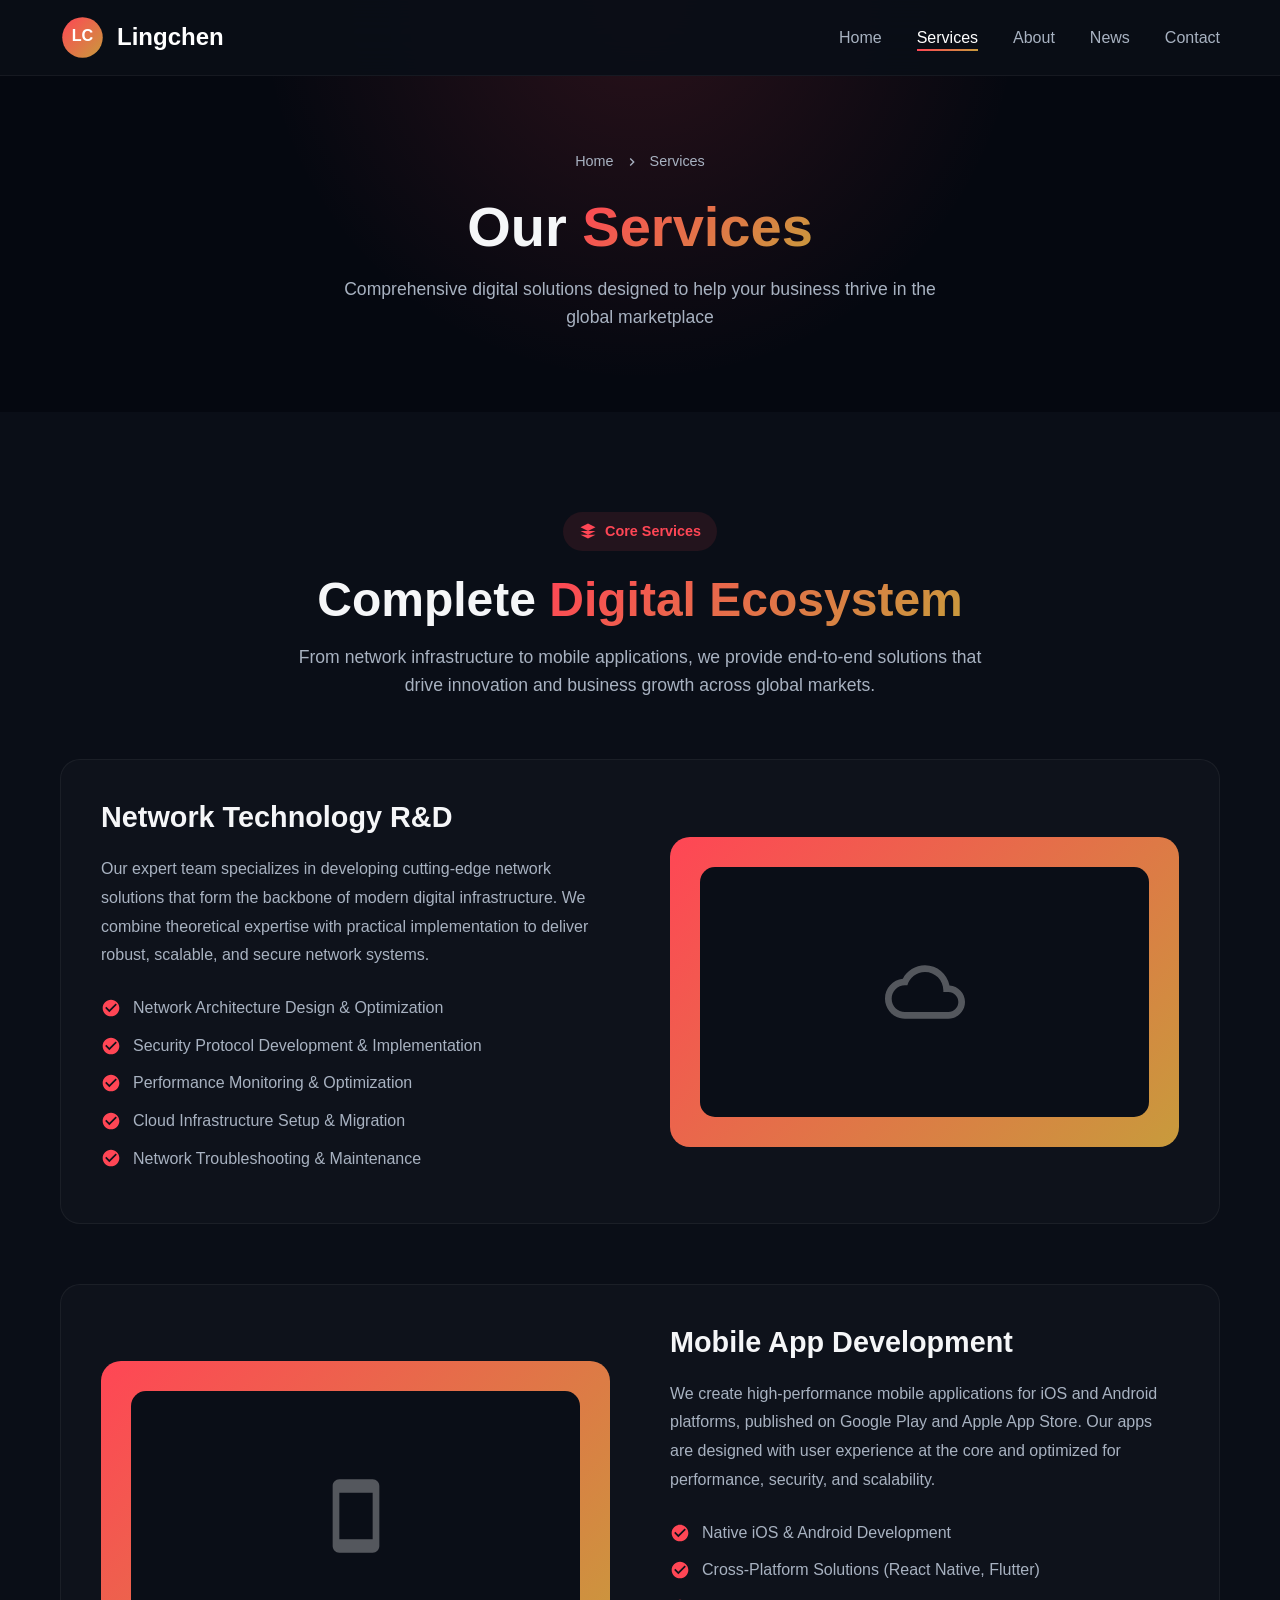
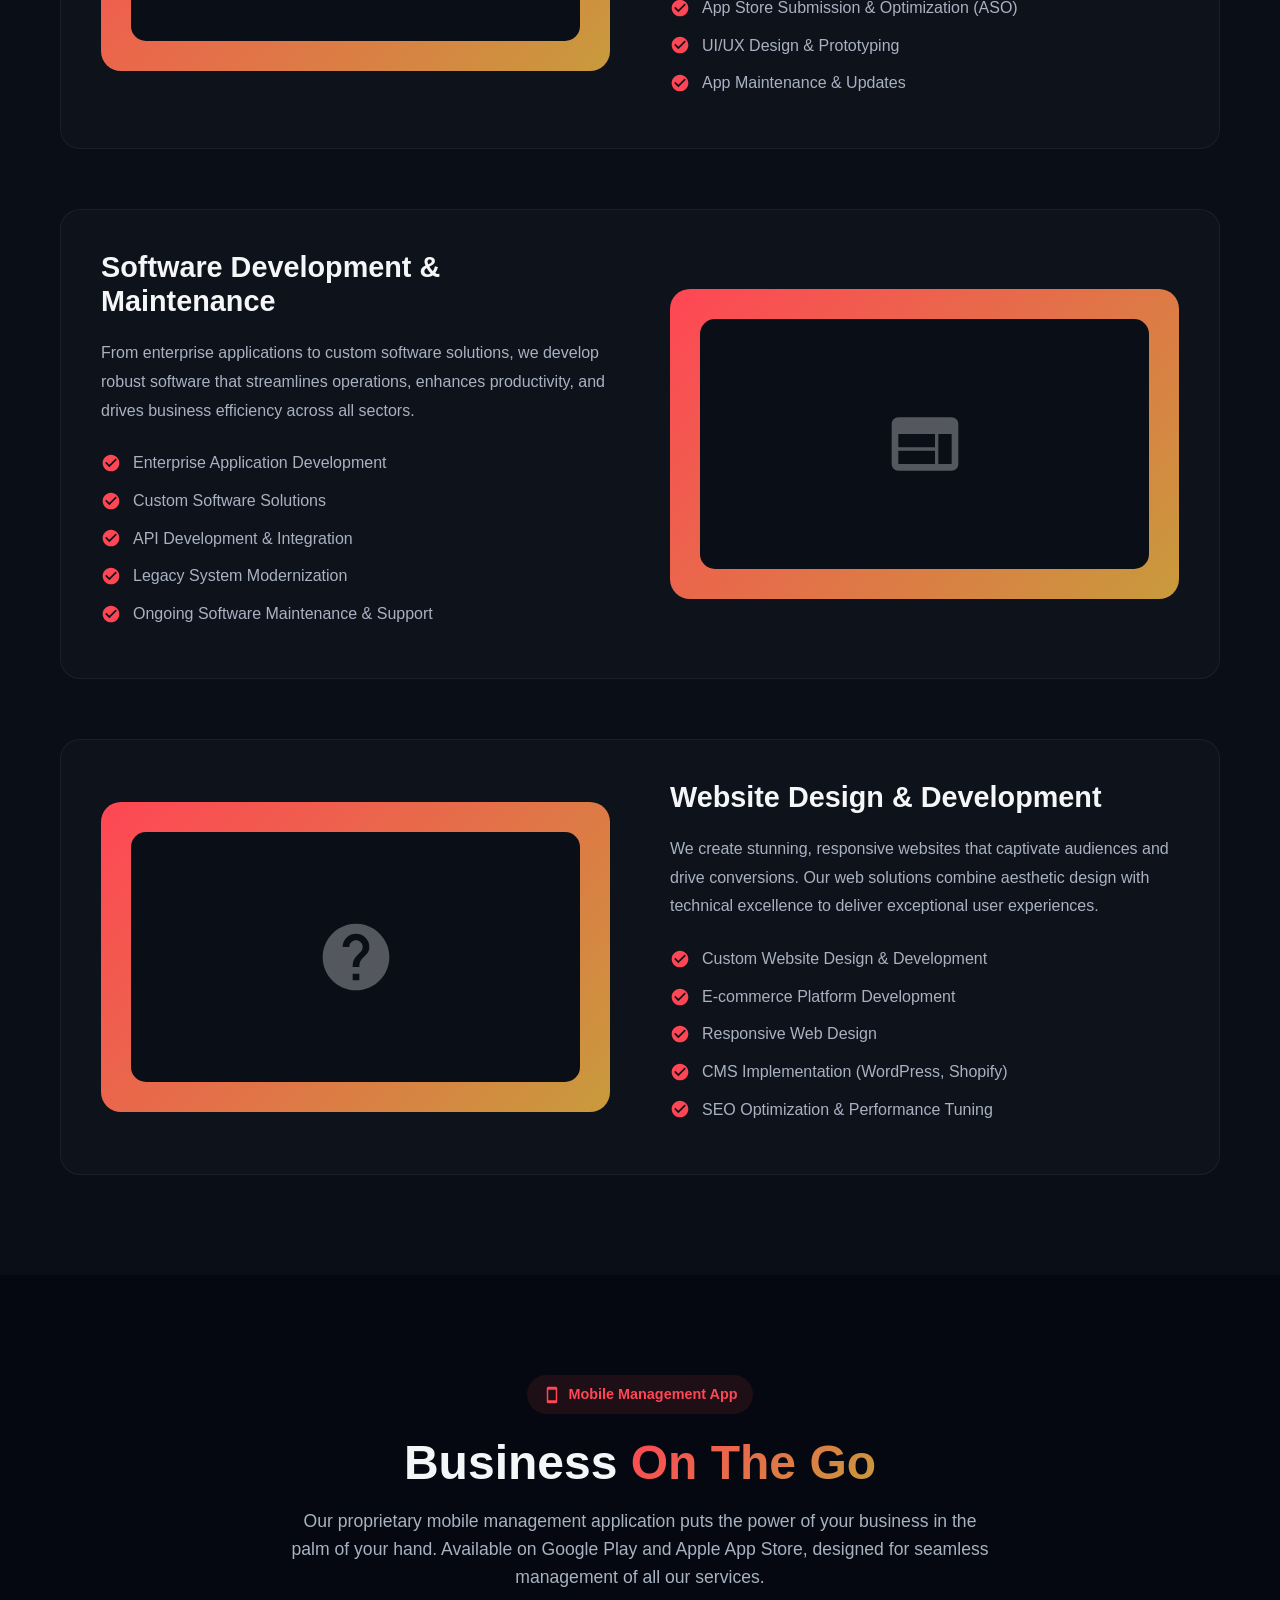
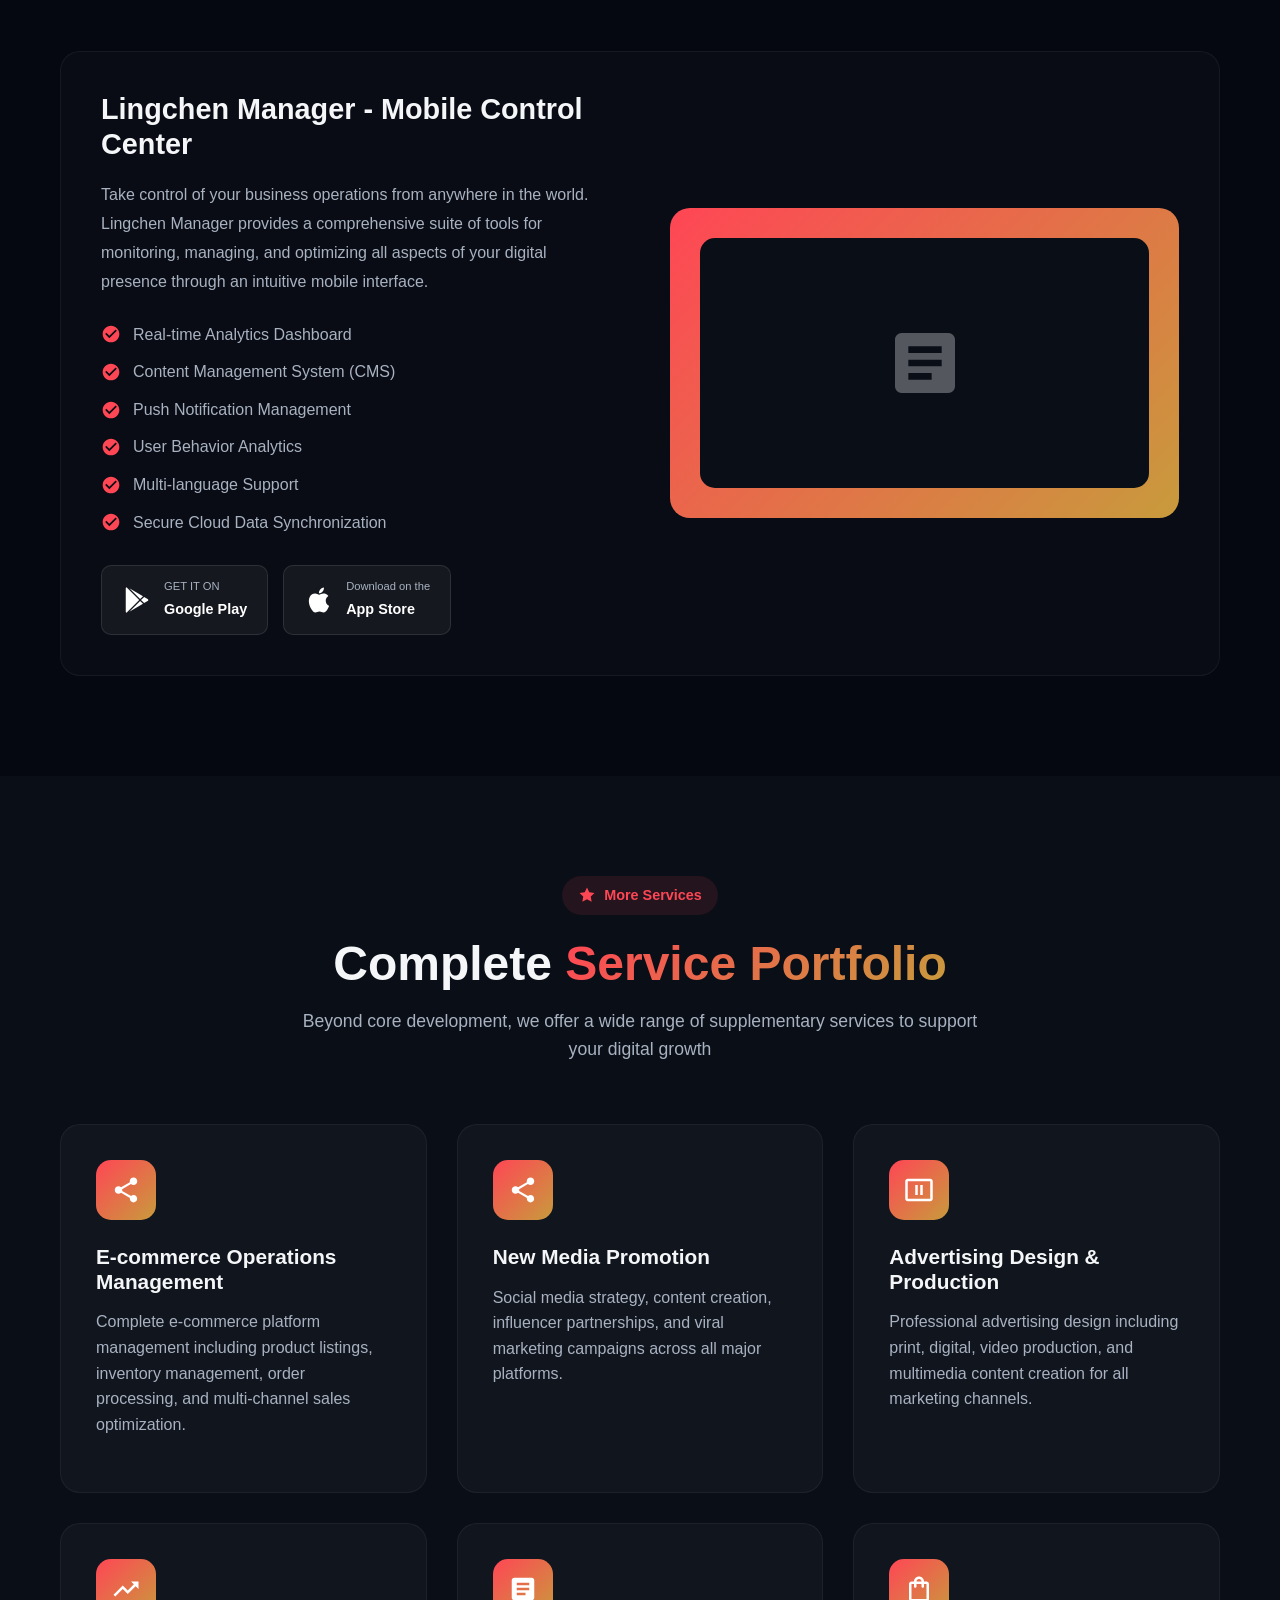
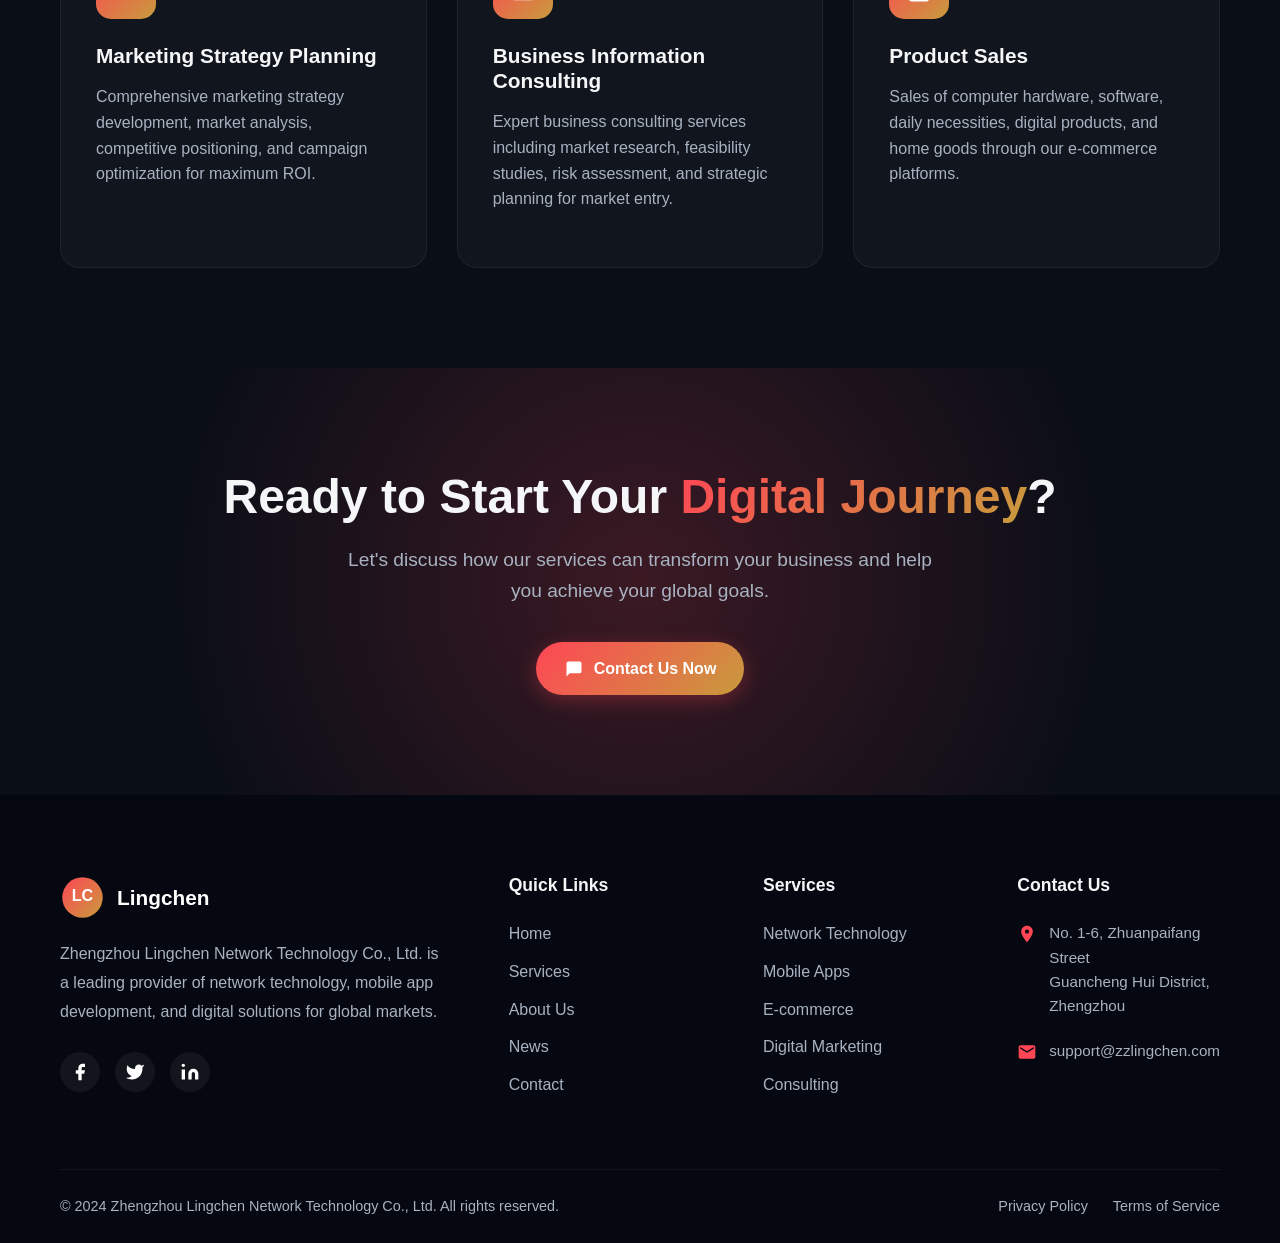
<file: services.html>
<!DOCTYPE html>
<html lang="en">
<head>
    <meta charset="UTF-8">
    <meta name="viewport" content="width=device-width, initial-scale=1.0">
    <meta http-equiv="X-UA-Compatible" content="IE=edge">
    
    <!-- SEO Meta Tags -->
    <title>Services | Network Technology, Mobile Apps & Digital Solutions - Lingchen</title>
    <meta name="description" content="Explore our comprehensive digital services: Network Technology R&D, Mobile App Development, E-commerce Solutions, Digital Marketing, and more. Available on Google Play and App Store.">
    <meta name="keywords" content="network technology, mobile app development, software development, e-commerce, digital marketing, web design, IT consulting, technical services">
    <meta name="author" content="Zhengzhou Lingchen Network Technology Co., Ltd.">
    <meta name="robots" content="index, follow, max-snippet:-1, max-image-preview:large, max-video-preview:-1">
    
    <!-- Open Graph -->
    <meta property="og:type" content="website">
    <meta property="og:url" content="https://zzlingchen.com/services.html">
    <meta property="og:title" content="Our Services | Lingchen Network Technology">
    <meta property="og:description" content="Comprehensive digital solutions including network technology, mobile apps, e-commerce, and digital marketing services.">
    <meta property="og:locale" content="en_US">
    
    <!-- Canonical URL -->
    <link rel="canonical" href="https://zzlingchen.com/services.html">
    
    <!-- Favicon -->
    <link rel="icon" type="image/svg+xml" href="images/logo.svg">
    
    <!-- Stylesheets -->
    <link rel="stylesheet" href="css/style.css">
    
    <!-- Structured Data -->
    <script type="application/ld+json">
    {
        "@context": "https://schema.org",
        "@type": "Service",
        "serviceType": "Digital Solutions",
        "provider": {
            "@type": "Organization",
            "name": "Zhengzhou Lingchen Network Technology Co., Ltd.",
            "url": "https://zzlingchen.com"
        },
        "areaServed": "Worldwide",
        "hasOfferCatalog": {
            "@type": "OfferCatalog",
            "name": "Digital Services",
            "itemListElement": [
                {"@type": "Offer", "itemOffered": {"@type": "Service", "name": "Network Technology R&D"}},
                {"@type": "Offer", "itemOffered": {"@type": "Service", "name": "Mobile App Development"}},
                {"@type": "Offer", "itemOffered": {"@type": "Service", "name": "Software Development"}},
                {"@type": "Offer", "itemOffered": {"@type": "Service", "name": "E-commerce Solutions"}},
                {"@type": "Offer", "itemOffered": {"@type": "Service", "name": "Digital Marketing"}}
            ]
        }
    }
    </script>
</head>
<body>
    <!-- Navigation -->
    <nav class="navbar" role="navigation" aria-label="Main navigation">
        <div class="navbar-container">
            <a href="index.html" class="logo" aria-label="Lingchen Network - Home">
                <svg viewBox="0 0 100 100" aria-hidden="true">
                    <defs>
                        <linearGradient id="navLogoGradient" x1="0%" y1="0%" x2="100%" y2="100%">
                            <stop offset="0%" style="stop-color:#FF4655"/>
                            <stop offset="100%" style="stop-color:#C89B3C"/>
                        </linearGradient>
                    </defs>
                    <circle cx="50" cy="50" r="45" fill="url(#navLogoGradient)"/>
                    <text x="50" y="58" font-family="Arial, sans-serif" font-size="36" font-weight="bold" fill="white" text-anchor="middle">LC</text>
                </svg>
                <span class="logo-text">Lingchen</span>
            </a>
            
            <ul class="nav-menu" role="menubar">
                <li role="none"><a href="index.html" class="nav-link" role="menuitem">Home</a></li>
                <li role="none"><a href="services.html" class="nav-link active" role="menuitem">Services</a></li>
                <li role="none"><a href="about.html" class="nav-link" role="menuitem">About</a></li>
                <li role="none"><a href="news.html" class="nav-link" role="menuitem">News</a></li>
                <li role="none"><a href="contact.html" class="nav-link" role="menuitem">Contact</a></li>
            </ul>
            
            <button class="nav-toggle" aria-label="Toggle navigation menu" aria-expanded="false">
                <span></span>
                <span></span>
                <span></span>
            </button>
        </div>
    </nav>

    <!-- Page Header -->
    <header class="page-header">
        <div class="container">
            <div class="page-header-content">
                <nav class="breadcrumb" aria-label="Breadcrumb">
                    <a href="index.html">Home</a>
                    <svg viewBox="0 0 24 24"><path d="M8.59 16.59L13.17 12 8.59 7.41 10 6l6 6-6 6-1.41-1.41z"/></svg>
                    <span>Services</span>
                </nav>
                <h1 class="page-title">Our <span class="text-primary">Services</span></h1>
                <p class="page-description">
                    Comprehensive digital solutions designed to help your business thrive in the global marketplace
                </p>
            </div>
        </div>
    </header>

    <!-- Main Services Section -->
    <section class="section" id="main-services">
        <div class="container">
            <div class="section-header fade-in">
                <div class="section-badge">
                    <svg viewBox="0 0 24 24"><path d="M12 2L2 7l10 5 10-5-10-5zM2 17l10 5 10-5M2 12l10 5 10-5"/></svg>
                    <span>Core Services</span>
                </div>
                <h2 class="section-title">Complete <span class="text-primary">Digital Ecosystem</span></h2>
                <p class="section-description">
                    From network infrastructure to mobile applications, we provide end-to-end solutions 
                    that drive innovation and business growth across global markets.
                </p>
            </div>
            
            <div class="services-detailed">
                <!-- Service 1: Network Technology R&D -->
                <div class="service-detailed-item fade-in">
                    <div class="service-detailed-content">
                        <h3>Network Technology R&D</h3>
                        <p>
                            Our expert team specializes in developing cutting-edge network solutions that form the 
                            backbone of modern digital infrastructure. We combine theoretical expertise with 
                            practical implementation to deliver robust, scalable, and secure network systems.
                        </p>
                        <ul class="service-list">
                            <li>
                                <svg viewBox="0 0 24 24"><path d="M12 2C6.48 2 2 6.48 2 12s4.48 10 10 10 10-4.48 10-10S17.52 2 12 2zm-2 15l-5-5 1.41-1.41L10 14.17l7.59-7.59L19 8l-9 9z"/></svg>
                                Network Architecture Design & Optimization
                            </li>
                            <li>
                                <svg viewBox="0 0 24 24"><path d="M12 2C6.48 2 2 6.48 2 12s4.48 10 10 10 10-4.48 10-10S17.52 2 12 2zm-2 15l-5-5 1.41-1.41L10 14.17l7.59-7.59L19 8l-9 9z"/></svg>
                                Security Protocol Development & Implementation
                            </li>
                            <li>
                                <svg viewBox="0 0 24 24"><path d="M12 2C6.48 2 2 6.48 2 12s4.48 10 10 10 10-4.48 10-10S17.52 2 12 2zm-2 15l-5-5 1.41-1.41L10 14.17l7.59-7.59L19 8l-9 9z"/></svg>
                                Performance Monitoring & Optimization
                            </li>
                            <li>
                                <svg viewBox="0 0 24 24"><path d="M12 2C6.48 2 2 6.48 2 12s4.48 10 10 10 10-4.48 10-10S17.52 2 12 2zm-2 15l-5-5 1.41-1.41L10 14.17l7.59-7.59L19 8l-9 9z"/></svg>
                                Cloud Infrastructure Setup & Migration
                            </li>
                            <li>
                                <svg viewBox="0 0 24 24"><path d="M12 2C6.48 2 2 6.48 2 12s4.48 10 10 10 10-4.48 10-10S17.52 2 12 2zm-2 15l-5-5 1.41-1.41L10 14.17l7.59-7.59L19 8l-9 9z"/></svg>
                                Network Troubleshooting & Maintenance
                            </li>
                        </ul>
                    </div>
                    <div class="service-detailed-visual">
                        <div class="service-image-frame">
                            <div class="service-image-inner">
                                <svg viewBox="0 0 24 24"><path d="M19.35 10.04C18.67 6.59 15.64 4 12 4 9.11 4 6.6 5.64 5.35 8.04 2.34 8.36 0 10.91 0 14c0 3.31 2.69 6 6 6h13c2.76 0 5-2.24 5-5 0-2.64-2.05-4.78-4.65-4.96zM19 18H6c-2.21 0-4-1.79-4-4s1.79-4 4-4h.71C7.37 7.69 9.48 6 12 6c3.04 0 5.5 2.46 5.5 5.5v.5H19c1.66 0 3 1.34 3 3s-1.34 3-3 3z"/></svg>
                            </div>
                        </div>
                    </div>
                </div>

                <!-- Service 2: Mobile App Development -->
                <div class="service-detailed-item fade-in">
                    <div class="service-detailed-content">
                        <h3>Mobile App Development</h3>
                        <p>
                            We create high-performance mobile applications for iOS and Android platforms, 
                            published on Google Play and Apple App Store. Our apps are designed with 
                            user experience at the core and optimized for performance, security, and scalability.
                        </p>
                        <ul class="service-list">
                            <li>
                                <svg viewBox="0 0 24 24"><path d="M12 2C6.48 2 2 6.48 2 12s4.48 10 10 10 10-4.48 10-10S17.52 2 12 2zm-2 15l-5-5 1.41-1.41L10 14.17l7.59-7.59L19 8l-9 9z"/></svg>
                                Native iOS & Android Development
                            </li>
                            <li>
                                <svg viewBox="0 0 24 24"><path d="M12 2C6.48 2 2 6.48 2 12s4.48 10 10 10 10-4.48 10-10S17.52 2 12 2zm-2 15l-5-5 1.41-1.41L10 14.17l7.59-7.59L19 8l-9 9z"/></svg>
                                Cross-Platform Solutions (React Native, Flutter)
                            </li>
                            <li>
                                <svg viewBox="0 0 24 24"><path d="M12 2C6.48 2 2 6.48 2 12s4.48 10 10 10 10-4.48 10-10S17.52 2 12 2zm-2 15l-5-5 1.41-1.41L10 14.17l7.59-7.59L19 8l-9 9z"/></svg>
                                App Store Submission & Optimization (ASO)
                            </li>
                            <li>
                                <svg viewBox="0 0 24 24"><path d="M12 2C6.48 2 2 6.48 2 12s4.48 10 10 10 10-4.48 10-10S17.52 2 12 2zm-2 15l-5-5 1.41-1.41L10 14.17l7.59-7.59L19 8l-9 9z"/></svg>
                                UI/UX Design & Prototyping
                            </li>
                            <li>
                                <svg viewBox="0 0 24 24"><path d="M12 2C6.48 2 2 6.48 2 12s4.48 10 10 10 10-4.48 10-10S17.52 2 12 2zm-2 15l-5-5 1.41-1.41L10 14.17l7.59-7.59L19 8l-9 9z"/></svg>
                                App Maintenance & Updates
                            </li>
                        </ul>
                    </div>
                    <div class="service-detailed-visual">
                        <div class="service-image-frame">
                            <div class="service-image-inner">
                                <svg viewBox="0 0 24 24"><path d="M17 1.01L7 1c-1.1 0-2 .9-2 2v18c0 1.1.9 2 2 2h10c1.1 0 2-.9 2-2V3c0-1.1-.9-1.99-2-1.99zM17 19H7V5h10v14z"/></svg>
                            </div>
                        </div>
                    </div>
                </div>

                <!-- Service 3: Software Development -->
                <div class="service-detailed-item fade-in">
                    <div class="service-detailed-content">
                        <h3>Software Development & Maintenance</h3>
                        <p>
                            From enterprise applications to custom software solutions, we develop robust 
                            software that streamlines operations, enhances productivity, and drives 
                            business efficiency across all sectors.
                        </p>
                        <ul class="service-list">
                            <li>
                                <svg viewBox="0 0 24 24"><path d="M12 2C6.48 2 2 6.48 2 12s4.48 10 10 10 10-4.48 10-10S17.52 2 12 2zm-2 15l-5-5 1.41-1.41L10 14.17l7.59-7.59L19 8l-9 9z"/></svg>
                                Enterprise Application Development
                            </li>
                            <li>
                                <svg viewBox="0 0 24 24"><path d="M12 2C6.48 2 2 6.48 2 12s4.48 10 10 10 10-4.48 10-10S17.52 2 12 2zm-2 15l-5-5 1.41-1.41L10 14.17l7.59-7.59L19 8l-9 9z"/></svg>
                                Custom Software Solutions
                            </li>
                            <li>
                                <svg viewBox="0 0 24 24"><path d="M12 2C6.48 2 2 6.48 2 12s4.48 10 10 10 10-4.48 10-10S17.52 2 12 2zm-2 15l-5-5 1.41-1.41L10 14.17l7.59-7.59L19 8l-9 9z"/></svg>
                                API Development & Integration
                            </li>
                            <li>
                                <svg viewBox="0 0 24 24"><path d="M12 2C6.48 2 2 6.48 2 12s4.48 10 10 10 10-4.48 10-10S17.52 2 12 2zm-2 15l-5-5 1.41-1.41L10 14.17l7.59-7.59L19 8l-9 9z"/></svg>
                                Legacy System Modernization
                            </li>
                            <li>
                                <svg viewBox="0 0 24 24"><path d="M12 2C6.48 2 2 6.48 2 12s4.48 10 10 10 10-4.48 10-10S17.52 2 12 2zm-2 15l-5-5 1.41-1.41L10 14.17l7.59-7.59L19 8l-9 9z"/></svg>
                                Ongoing Software Maintenance & Support
                            </li>
                        </ul>
                    </div>
                    <div class="service-detailed-visual">
                        <div class="service-image-frame">
                            <div class="service-image-inner">
                                <svg viewBox="0 0 24 24"><path d="M20 4H4c-1.1 0-1.99.9-1.99 2L2 18c0 1.1.9 2 2 2h16c1.1 0 2-.9 2-2V6c0-1.1-.9-2-2-2zm-5 14H4v-4h11v4zm0-5H4V9h11v4zm5 5h-4V9h4v9z"/></svg>
                            </div>
                        </div>
                    </div>
                </div>

                <!-- Service 4: Website Design & Development -->
                <div class="service-detailed-item fade-in">
                    <div class="service-detailed-content">
                        <h3>Website Design & Development</h3>
                        <p>
                            We create stunning, responsive websites that captivate audiences and drive 
                            conversions. Our web solutions combine aesthetic design with technical 
                            excellence to deliver exceptional user experiences.
                        </p>
                        <ul class="service-list">
                            <li>
                                <svg viewBox="0 0 24 24"><path d="M12 2C6.48 2 2 6.48 2 12s4.48 10 10 10 10-4.48 10-10S17.52 2 12 2zm-2 15l-5-5 1.41-1.41L10 14.17l7.59-7.59L19 8l-9 9z"/></svg>
                                Custom Website Design & Development
                            </li>
                            <li>
                                <svg viewBox="0 0 24 24"><path d="M12 2C6.48 2 2 6.48 2 12s4.48 10 10 10 10-4.48 10-10S17.52 2 12 2zm-2 15l-5-5 1.41-1.41L10 14.17l7.59-7.59L19 8l-9 9z"/></svg>
                                E-commerce Platform Development
                            </li>
                            <li>
                                <svg viewBox="0 0 24 24"><path d="M12 2C6.48 2 2 6.48 2 12s4.48 10 10 10 10-4.48 10-10S17.52 2 12 2zm-2 15l-5-5 1.41-1.41L10 14.17l7.59-7.59L19 8l-9 9z"/></svg>
                                Responsive Web Design
                            </li>
                            <li>
                                <svg viewBox="0 0 24 24"><path d="M12 2C6.48 2 2 6.48 2 12s4.48 10 10 10 10-4.48 10-10S17.52 2 12 2zm-2 15l-5-5 1.41-1.41L10 14.17l7.59-7.59L19 8l-9 9z"/></svg>
                                CMS Implementation (WordPress, Shopify)
                            </li>
                            <li>
                                <svg viewBox="0 0 24 24"><path d="M12 2C6.48 2 2 6.48 2 12s4.48 10 10 10 10-4.48 10-10S17.52 2 12 2zm-2 15l-5-5 1.41-1.41L10 14.17l7.59-7.59L19 8l-9 9z"/></svg>
                                SEO Optimization & Performance Tuning
                            </li>
                        </ul>
                    </div>
                    <div class="service-detailed-visual">
                        <div class="service-image-frame">
                            <div class="service-image-inner">
                                <svg viewBox="0 0 24 24"><path d="M12 2C6.48 2 2 6.48 2 12s4.48 10 10 10 10-4.48 10-10S17.52 2 12 2zm1 17h-2v-2h2v2zm2.07-7.75l-.9.92C13.45 12.9 13 13.5 13 15h-2v-.5c0-1.1.45-2.1 1.17-2.83l1.24-1.26c.37-.36.59-.86.59-1.41 0-1.1-.9-2-2-2s-2 .9-2 2H8c0-2.21 1.79-4 4-4s4 1.79 4 4c0 .88-.36 1.68-.93 2.25z"/></svg>
                            </div>
                        </div>
                    </div>
                </div>
            </div>
        </div>
    </section>

    <!-- Mobile Management App Section -->
    <section class="section section-dark" id="mobile-management">
        <div class="container">
            <div class="section-header fade-in">
                <div class="section-badge">
                    <svg viewBox="0 0 24 24"><path d="M17 1.01L7 1c-1.1 0-2 .9-2 2v18c0 1.1.9 2 2 2h10c1.1 0 2-.9 2-2V3c0-1.1-.9-1.99-2-1.99zM17 19H7V5h10v14z"/></svg>
                    <span>Mobile Management App</span>
                </div>
                <h2 class="section-title">Business <span class="text-primary">On The Go</span></h2>
                <p class="section-description">
                    Our proprietary mobile management application puts the power of your business in the palm of your hand. 
                    Available on Google Play and Apple App Store, designed for seamless management of all our services.
                </p>
            </div>
            
            <div class="services-detailed">
                <div class="service-detailed-item fade-in">
                    <div class="service-detailed-content">
                        <h3>Lingchen Manager - Mobile Control Center</h3>
                        <p>
                            Take control of your business operations from anywhere in the world. Lingchen Manager 
                            provides a comprehensive suite of tools for monitoring, managing, and optimizing 
                            all aspects of your digital presence through an intuitive mobile interface.
                        </p>
                        <ul class="service-list">
                            <li>
                                <svg viewBox="0 0 24 24"><path d="M12 2C6.48 2 2 6.48 2 12s4.48 10 10 10 10-4.48 10-10S17.52 2 12 2zm-2 15l-5-5 1.41-1.41L10 14.17l7.59-7.59L19 8l-9 9z"/></svg>
                                Real-time Analytics Dashboard
                            </li>
                            <li>
                                <svg viewBox="0 0 24 24"><path d="M12 2C6.48 2 2 6.48 2 12s4.48 10 10 10 10-4.48 10-10S17.52 2 12 2zm-2 15l-5-5 1.41-1.41L10 14.17l7.59-7.59L19 8l-9 9z"/></svg>
                                Content Management System (CMS)
                            </li>
                            <li>
                                <svg viewBox="0 0 24 24"><path d="M12 2C6.48 2 2 6.48 2 12s4.48 10 10 10 10-4.48 10-10S17.52 2 12 2zm-2 15l-5-5 1.41-1.41L10 14.17l7.59-7.59L19 8l-9 9z"/></svg>
                                Push Notification Management
                            </li>
                            <li>
                                <svg viewBox="0 0 24 24"><path d="M12 2C6.48 2 2 6.48 2 12s4.48 10 10 10 10-4.48 10-10S17.52 2 12 2zm-2 15l-5-5 1.41-1.41L10 14.17l7.59-7.59L19 8l-9 9z"/></svg>
                                User Behavior Analytics
                            </li>
                            <li>
                                <svg viewBox="0 0 24 24"><path d="M12 2C6.48 2 2 6.48 2 12s4.48 10 10 10 10-4.48 10-10S17.52 2 12 2zm-2 15l-5-5 1.41-1.41L10 14.17l7.59-7.59L19 8l-9 9z"/></svg>
                                Multi-language Support
                            </li>
                            <li>
                                <svg viewBox="0 0 24 24"><path d="M12 2C6.48 2 2 6.48 2 12s4.48 10 10 10 10-4.48 10-10S17.52 2 12 2zm-2 15l-5-5 1.41-1.41L10 14.17l7.59-7.59L19 8l-9 9z"/></svg>
                                Secure Cloud Data Synchronization
                            </li>
                        </ul>
                        <div class="app-store-buttons" style="margin-top: 30px;">
                            <a href="#" class="store-button">
                                <svg viewBox="0 0 24 24"><path d="M3.609 1.814L13.792 12 3.61 22.186a.996.996 0 0 1-.61-.92V2.734a1 1 0 0 1 .609-.92zm10.89 10.893l2.302 2.302-10.937 6.333 8.635-8.635zm3.199-3.198l2.807 1.626a1 1 0 0 1 0 1.73l-2.808 1.626L15.206 12l2.492-2.491zM5.864 2.658L16.802 8.99l-2.302 2.302-8.636-8.634z"/></svg>
                                <div class="store-button-text">
                                    <span>GET IT ON</span>
                                    <strong>Google Play</strong>
                                </div>
                            </a>
                            <a href="#" class="store-button">
                                <svg viewBox="0 0 24 24"><path d="M18.71 19.5c-.83 1.24-1.71 2.45-3.05 2.47-1.34.03-1.77-.79-3.29-.79-1.53 0-2 .77-3.27.82-1.31.05-2.3-1.32-3.14-2.53C4.25 17 2.94 12.45 4.7 9.39c.87-1.52 2.43-2.48 4.12-2.51 1.28-.02 2.5.87 3.29.87.78 0 2.26-1.07 3.81-.91.65.03 2.47.26 3.64 1.98-.09.06-2.17 1.28-2.15 3.81.03 3.02 2.65 4.03 2.68 4.04-.03.07-.42 1.44-1.38 2.83M13 3.5c.73-.83 1.94-1.46 2.94-1.5.13 1.17-.34 2.35-1.04 3.19-.69.85-1.83 1.51-2.95 1.42-.15-1.15.41-2.35 1.05-3.11z"/></svg>
                                <div class="store-button-text">
                                    <span>Download on the</span>
                                    <strong>App Store</strong>
                                </div>
                            </a>
                        </div>
                    </div>
                    <div class="service-detailed-visual">
                        <div class="service-image-frame">
                            <div class="service-image-inner">
                                <svg viewBox="0 0 24 24"><path d="M19 3H5c-1.1 0-2 .9-2 2v14c0 1.1.9 2 2 2h14c1.1 0 2-.9 2-2V5c0-1.1-.9-2-2-2zm-5 14H7v-2h7v2zm3-4H7v-2h10v2zm0-4H7V7h10v2z"/></svg>
                            </div>
                        </div>
                    </div>
                </div>
            </div>
        </div>
    </section>

    <!-- Additional Services Grid -->
    <section class="section" id="additional-services">
        <div class="container">
            <div class="section-header fade-in">
                <div class="section-badge">
                    <svg viewBox="0 0 24 24"><path d="M12 2l3.09 6.26L22 9.27l-5 4.87 1.18 6.88L12 17.77l-6.18 3.25L7 14.14 2 9.27l6.91-1.01L12 2z"/></svg>
                    <span>More Services</span>
                </div>
                <h2 class="section-title">Complete <span class="text-primary">Service Portfolio</span></h2>
                <p class="section-description">
                    Beyond core development, we offer a wide range of supplementary services to support your digital growth
                </p>
            </div>
            
            <div class="services-grid">
                <div class="service-card fade-in stagger-1">
                    <div class="service-icon">
                        <svg viewBox="0 0 24 24"><path d="M18 16.08c-.76 0-1.44.3-1.96.77L8.91 12.7c.05-.23.09-.46.09-.7s-.04-.47-.09-.7l7.05-4.11c.54.5 1.25.81 2.04.81 1.66 0 3-1.34 3-3s-1.34-3-3-3-3 1.34-3 3c0 .24.04.47.09.7L8.04 9.81C7.5 9.31 6.79 9 6 9c-1.66 0-3 1.34-3 3s1.34 3 3 3c.79 0 1.5-.31 2.04-.81l7.12 4.16c-.05.21-.08.43-.08.65 0 1.61 1.31 2.92 2.92 2.92s2.92-1.31 2.92-2.92-1.31-2.92-2.92-2.92z"/></svg>
                    </div>
                    <h3 class="service-title">E-commerce Operations Management</h3>
                    <p class="service-description">
                        Complete e-commerce platform management including product listings, inventory management, 
                        order processing, and multi-channel sales optimization.
                    </p>
                </div>

                <div class="service-card fade-in stagger-2">
                    <div class="service-icon">
                        <svg viewBox="0 0 24 24"><path d="M18 16.08c-.76 0-1.44.3-1.96.77L8.91 12.7c.05-.23.09-.46.09-.7s-.04-.47-.09-.7l7.05-4.11c.54.5 1.25.81 2.04.81 1.66 0 3-1.34 3-3s-1.34-3-3-3-3 1.34-3 3c0 .24.04.47.09.7L8.04 9.81C7.5 9.31 6.79 9 6 9c-1.66 0-3 1.34-3 3s1.34 3 3 3c.79 0 1.5-.31 2.04-.81l7.12 4.16c-.05.21-.08.43-.08.65 0 1.61 1.31 2.92 2.92 2.92s2.92-1.31 2.92-2.92-1.31-2.92-2.92-2.92z"/></svg>
                    </div>
                    <h3 class="service-title">New Media Promotion</h3>
                    <p class="service-description">
                        Social media strategy, content creation, influencer partnerships, and viral marketing 
                        campaigns across all major platforms.
                    </p>
                </div>

                <div class="service-card fade-in stagger-3">
                    <div class="service-icon">
                        <svg viewBox="0 0 24 24"><path d="M21 3H3c-1.1 0-2 .9-2 2v14c0 1.1.9 2 2 2h18c1.1 0 2-.9 2-2V5c0-1.1-.9-2-2-2zm0 16H3V5h18v14zM9 8h2v8H9zm4 0h2v8h-2z"/></svg>
                    </div>
                    <h3 class="service-title">Advertising Design & Production</h3>
                    <p class="service-description">
                        Professional advertising design including print, digital, video production, 
                        and multimedia content creation for all marketing channels.
                    </p>
                </div>

                <div class="service-card fade-in stagger-4">
                    <div class="service-icon">
                        <svg viewBox="0 0 24 24"><path d="M16 6l2.29 2.29-4.88 4.88-4-4L2 16.59 3.41 18l6-6 4 4 6.3-6.29L22 12V6z"/></svg>
                    </div>
                    <h3 class="service-title">Marketing Strategy Planning</h3>
                    <p class="service-description">
                        Comprehensive marketing strategy development, market analysis, competitive positioning, 
                        and campaign optimization for maximum ROI.
                    </p>
                </div>

                <div class="service-card fade-in stagger-5">
                    <div class="service-icon">
                        <svg viewBox="0 0 24 24"><path d="M19 3H5c-1.1 0-2 .9-2 2v14c0 1.1.9 2 2 2h14c1.1 0 2-.9 2-2V5c0-1.1-.9-2-2-2zm-5 14H7v-2h7v2zm3-4H7v-2h10v2zm0-4H7V7h10v2z"/></svg>
                    </div>
                    <h3 class="service-title">Business Information Consulting</h3>
                    <p class="service-description">
                        Expert business consulting services including market research, feasibility studies, 
                        risk assessment, and strategic planning for market entry.
                    </p>
                </div>

                <div class="service-card fade-in stagger-6">
                    <div class="service-icon">
                        <svg viewBox="0 0 24 24"><path d="M18 6h-2c0-2.21-1.79-4-4-4S8 3.79 8 6H6c-1.1 0-2 .9-2 2v12c0 1.1.9 2 2 2h12c1.1 0 2-.9 2-2V8c0-1.1-.9-2-2-2zm-6-2c1.1 0 2 .9 2 2h-4c0-1.1.9-2 2-2zm6 16H6V8h2v2c0 .55.45 1 1 1s1-.45 1-1V8h4v2c0 .55.45 1 1 1s1-.45 1-1V8h2v12z"/></svg>
                    </div>
                    <h3 class="service-title">Product Sales</h3>
                    <p class="service-description">
                        Sales of computer hardware, software, daily necessities, digital products, 
                        and home goods through our e-commerce platforms.
                    </p>
                </div>
            </div>
        </div>
    </section>

    <!-- CTA Section -->
    <section class="section cta-section">
        <div class="cta-bg"></div>
        <div class="container">
            <div class="cta-content fade-in">
                <h2 class="cta-title">Ready to Start Your <span class="text-primary">Digital Journey</span>?</h2>
                <p class="cta-description">
                    Let's discuss how our services can transform your business and help you achieve your global goals.
                </p>
                <div class="cta-buttons">
                    <a href="contact.html" class="btn btn-primary">
                        <svg viewBox="0 0 24 24"><path d="M21 15a2 2 0 0 1-2 2H7l-4 4V5a2 2 0 0 1 2-2h14a2 2 0 0 1 2 2z"/></svg>
                        Contact Us Now
                    </a>
                </div>
            </div>
        </div>
    </section>

    <!-- Footer -->
    <footer class="footer">
        <div class="container">
            <div class="footer-grid">
                <div class="footer-brand">
                    <div class="footer-logo">
                        <svg viewBox="0 0 100 100">
                            <defs>
                                <linearGradient id="footerLogoGradient2" x1="0%" y1="0%" x2="100%" y2="100%">
                                    <stop offset="0%" style="stop-color:#FF4655"/>
                                    <stop offset="100%" style="stop-color:#C89B3C"/>
                                </linearGradient>
                            </defs>
                            <circle cx="50" cy="50" r="45" fill="url(#footerLogoGradient2)"/>
                            <text x="50" y="58" font-family="Arial, sans-serif" font-size="36" font-weight="bold" fill="white" text-anchor="middle">LC</text>
                        </svg>
                        <span>Lingchen</span>
                    </div>
                    <p class="footer-description">
                        Zhengzhou Lingchen Network Technology Co., Ltd. is a leading provider of network technology, 
                        mobile app development, and digital solutions for global markets.
                    </p>
                    <div class="footer-social">
                        <a href="#" class="social-link" aria-label="Facebook"><svg viewBox="0 0 24 24"><path d="M18 2h-3a5 5 0 0 0-5 5v3H7v4h3v8h4v-8h3l1-4h-4V7a1 1 0 0 1 1-1h3z"/></svg></a>
                        <a href="#" class="social-link" aria-label="Twitter"><svg viewBox="0 0 24 24"><path d="M23 3a10.9 10.9 0 0 1-3.14 1.53 4.48 4.48 0 0 0-7.86 3v1A10.66 10.66 0 0 1 3 4s-4 9 5 13a11.64 11.64 0 0 1-7 2c9 5 20 0 20-11.5a4.5 4.5 0 0 0-.08-.83A7.72 7.72 0 0 0 23 3z"/></svg></a>
                        <a href="#" class="social-link" aria-label="LinkedIn"><svg viewBox="0 0 24 24"><path d="M16 8a6 6 0 0 1 6 6v7h-4v-7a2 2 0 0 0-2-2 2 2 0 0 0-2 2v7h-4v-7a6 6 0 0 1 6-6z"/><rect x="2" y="9" width="4" height="12"/><circle cx="4" cy="4" r="2"/></svg></a>
                    </div>
                </div>
                
                <div class="footer-column">
                    <h4>Quick Links</h4>
                    <ul class="footer-links">
                        <li><a href="index.html">Home</a></li>
                        <li><a href="services.html">Services</a></li>
                        <li><a href="about.html">About Us</a></li>
                        <li><a href="news.html">News</a></li>
                        <li><a href="contact.html">Contact</a></li>
                    </ul>
                </div>
                
                <div class="footer-column">
                    <h4>Services</h4>
                    <ul class="footer-links">
                        <li><a href="services.html">Network Technology</a></li>
                        <li><a href="services.html">Mobile Apps</a></li>
                        <li><a href="services.html">E-commerce</a></li>
                        <li><a href="services.html">Digital Marketing</a></li>
                        <li><a href="services.html">Consulting</a></li>
                    </ul>
                </div>
                
                <div class="footer-column">
                    <h4>Contact Us</h4>
                    <div class="footer-contact-item">
                        <svg viewBox="0 0 24 24"><path d="M12 2C8.13 2 5 5.13 5 9c0 5.25 7 13 7 13s7-7.75 7-13c0-3.87-3.13-7-7-7zm0 9.5c-1.38 0-2.5-1.12-2.5-2.5s1.12-2.5 2.5-2.5 2.5 1.12 2.5 2.5-1.12 2.5-2.5 2.5z"/></svg>
                        <p>No. 1-6, Zhuanpaifang Street<br>Guancheng Hui District, Zhengzhou</p>
                    </div>
                    <div class="footer-contact-item">
                        <svg viewBox="0 0 24 24"><path d="M20 4H4c-1.1 0-1.99.9-1.99 2L2 18c0 1.1.9 2 2 2h16c1.1 0 2-.9 2-2V6c0-1.1-.9-2-2-2zm0 4l-8 5-8-5V6l8 5 8-5v2z"/></svg>
                        <p>support@zzlingchen.com</p>
                    </div>
                </div>
            </div>
            
            <div class="footer-bottom">
                <p class="footer-copyright">
                    &copy; 2024 Zhengzhou Lingchen Network Technology Co., Ltd. All rights reserved.
                </p>
                <div class="footer-legal">
                    <a href="privacy-policy.html">Privacy Policy</a>
                    <a href="terms-of-service.html">Terms of Service</a>
                </div>
            </div>
        </div>
    </footer>

    <!-- Scripts -->
    <script src="js/main.js"></script>
</body>
</html>
</file>
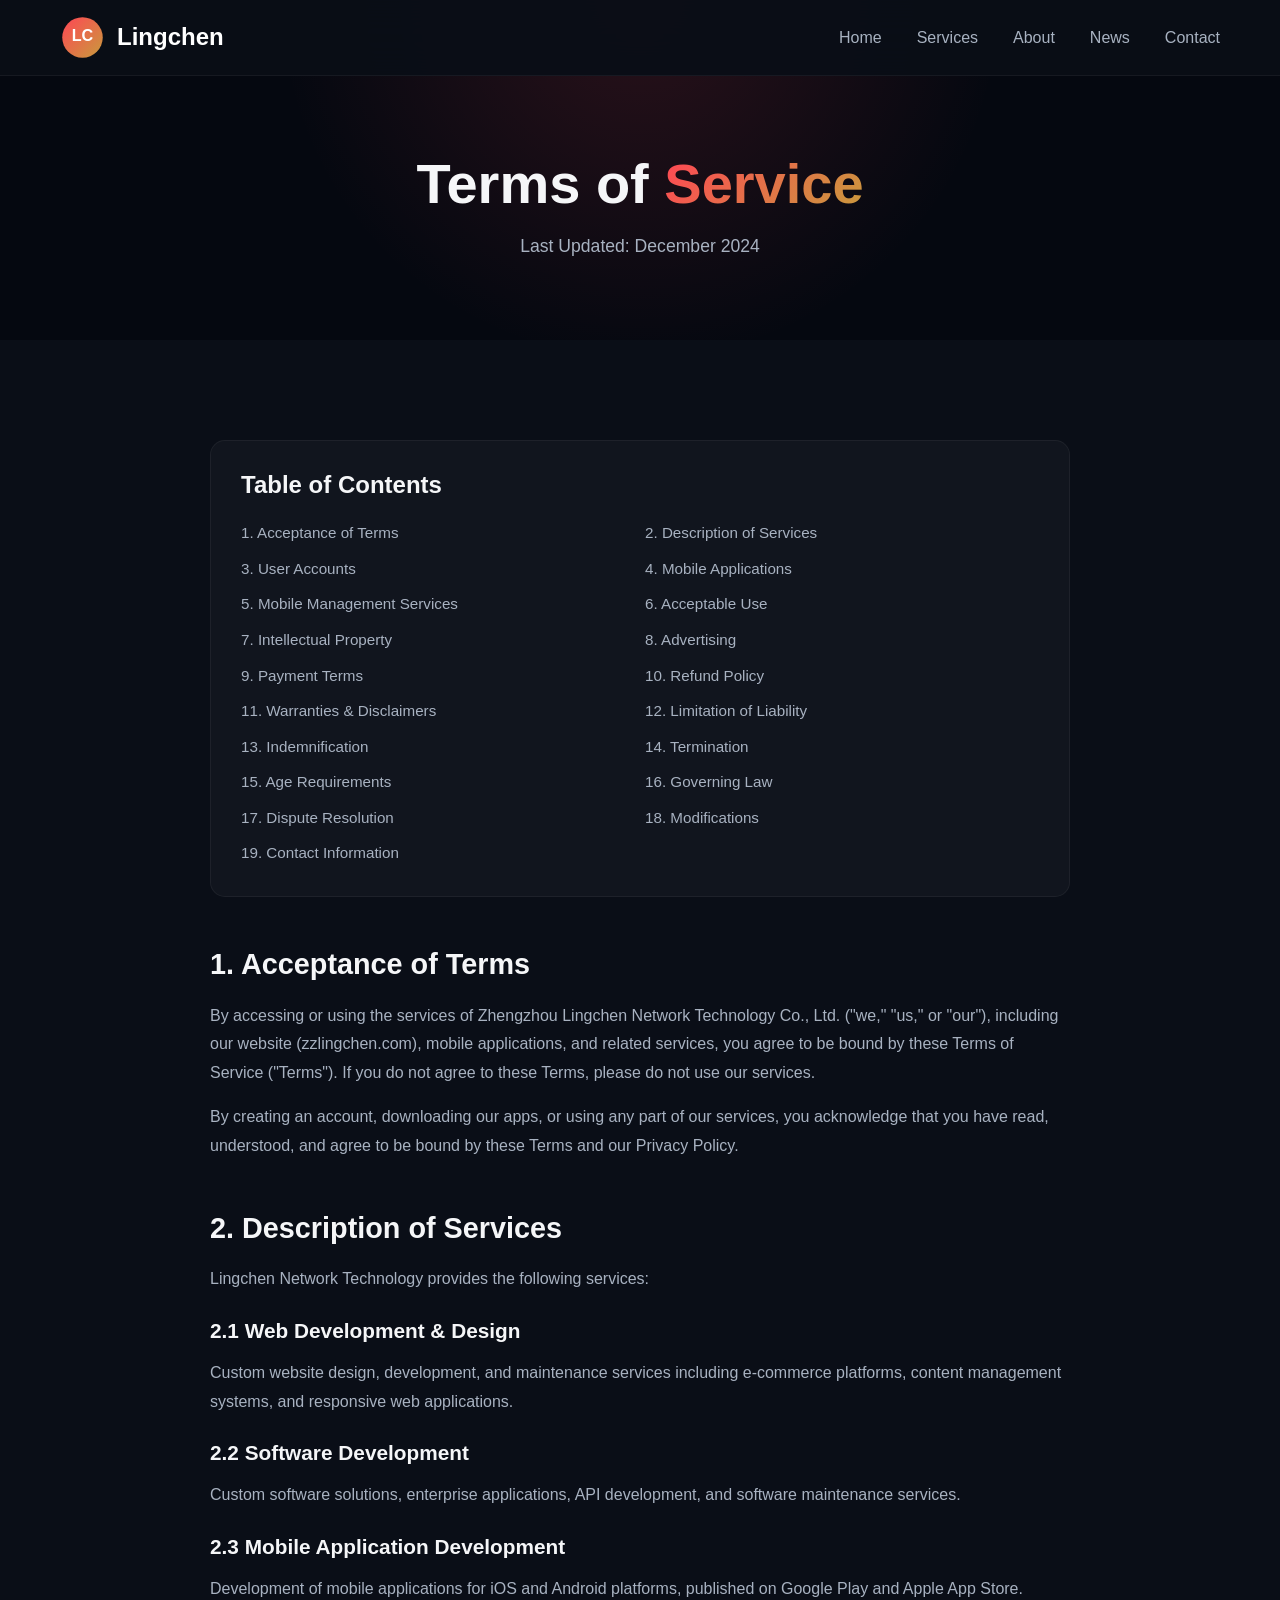
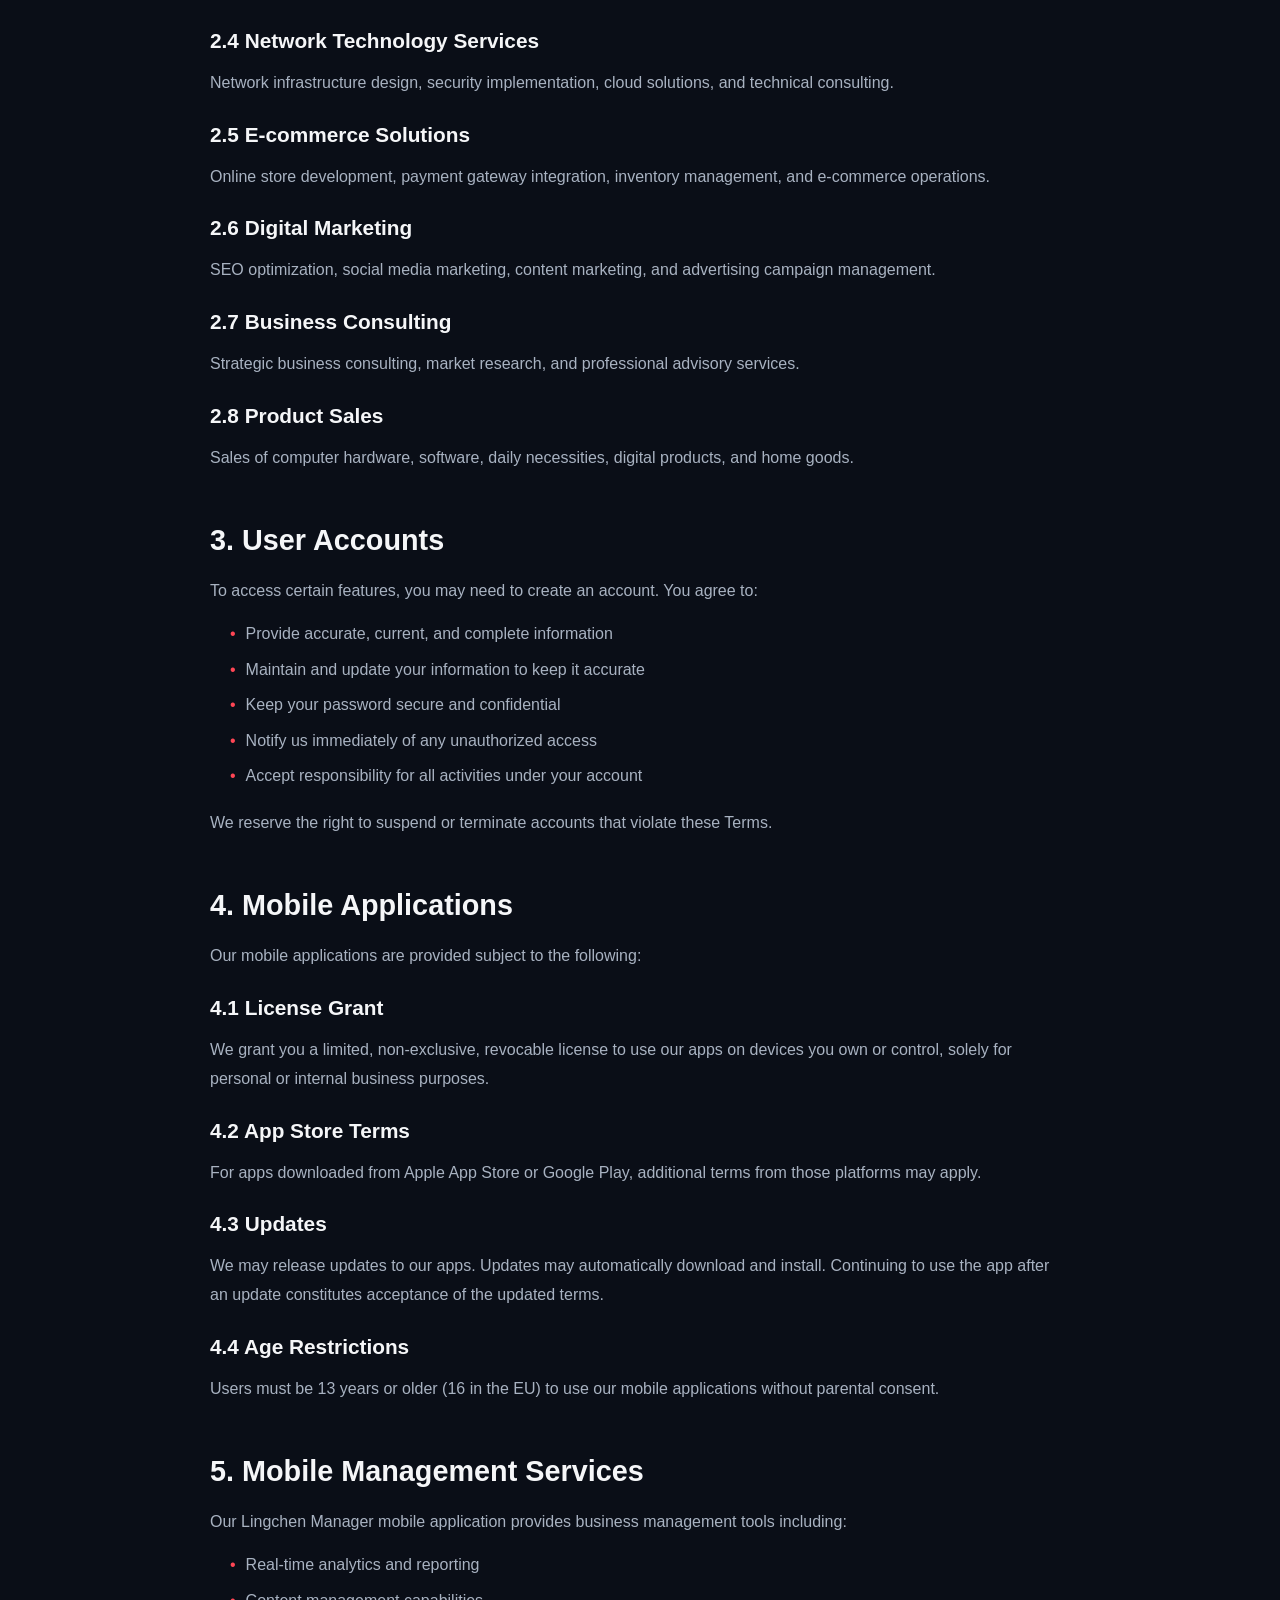
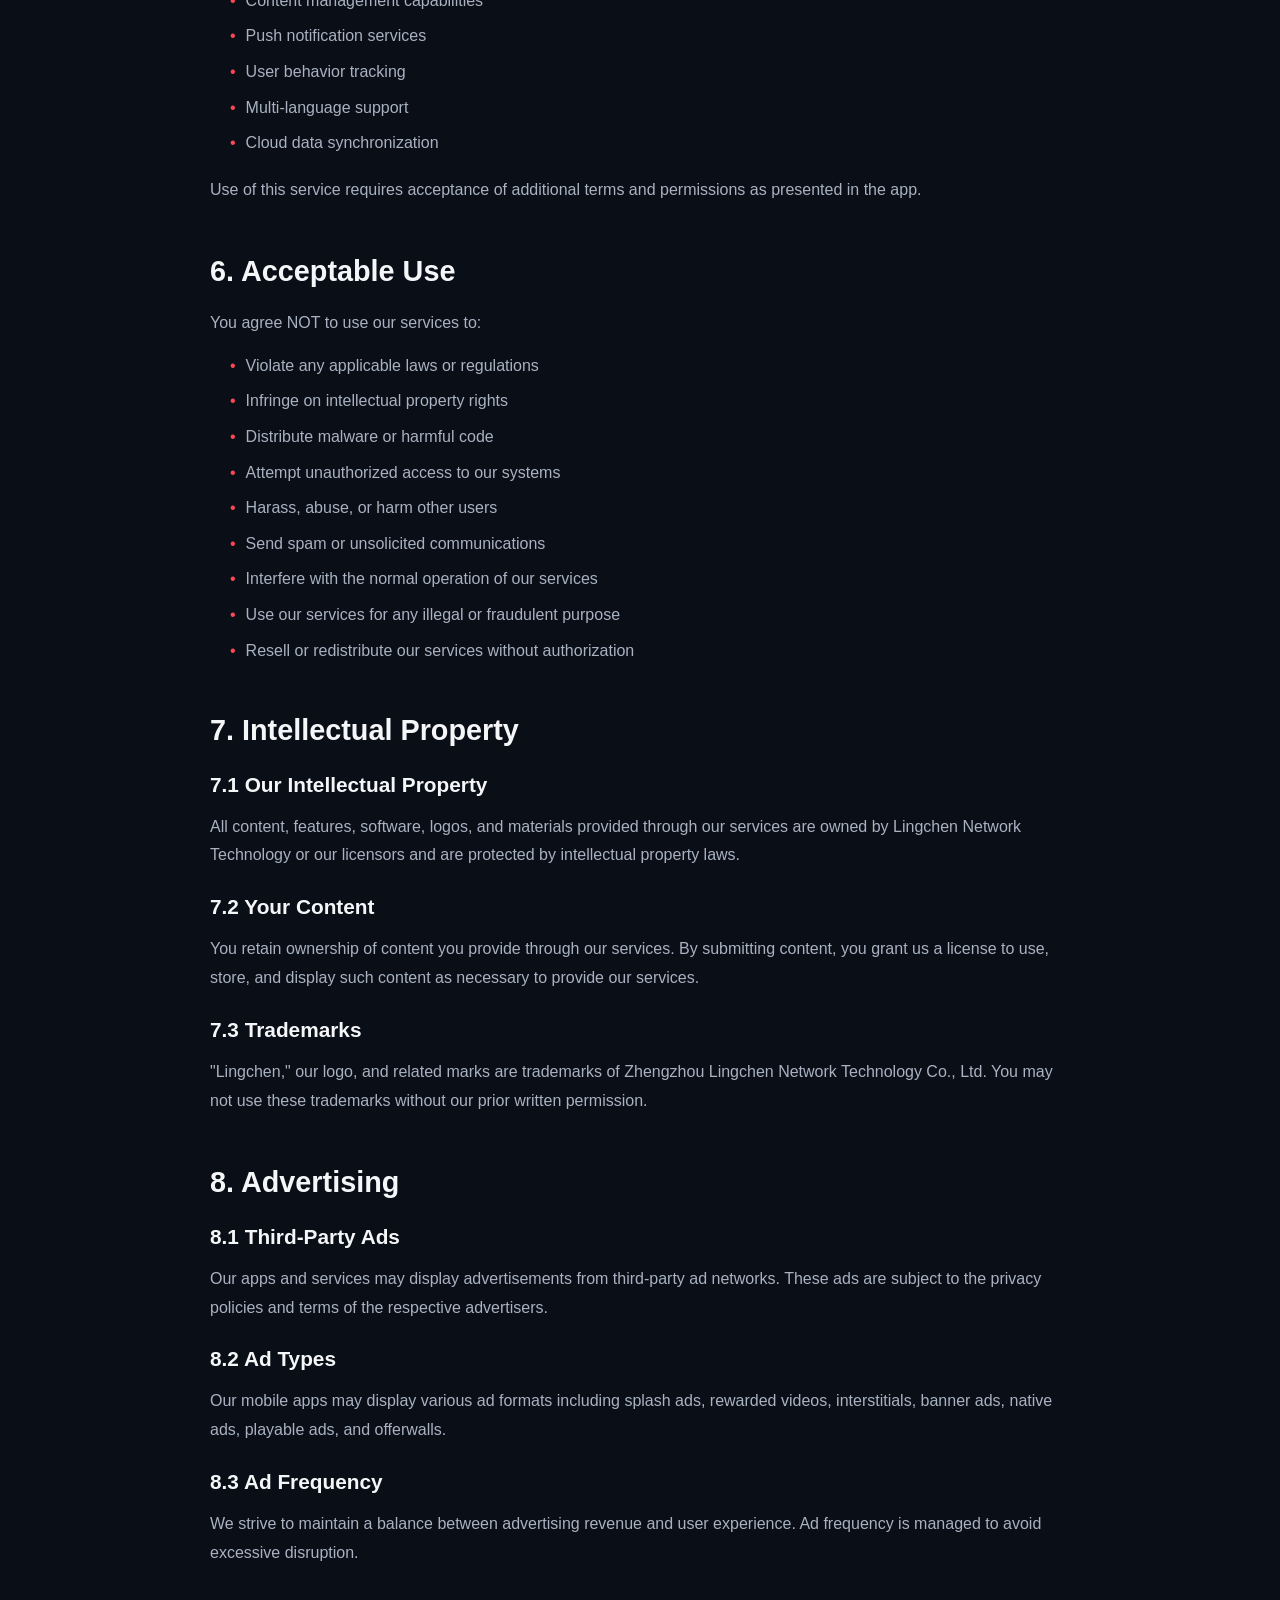
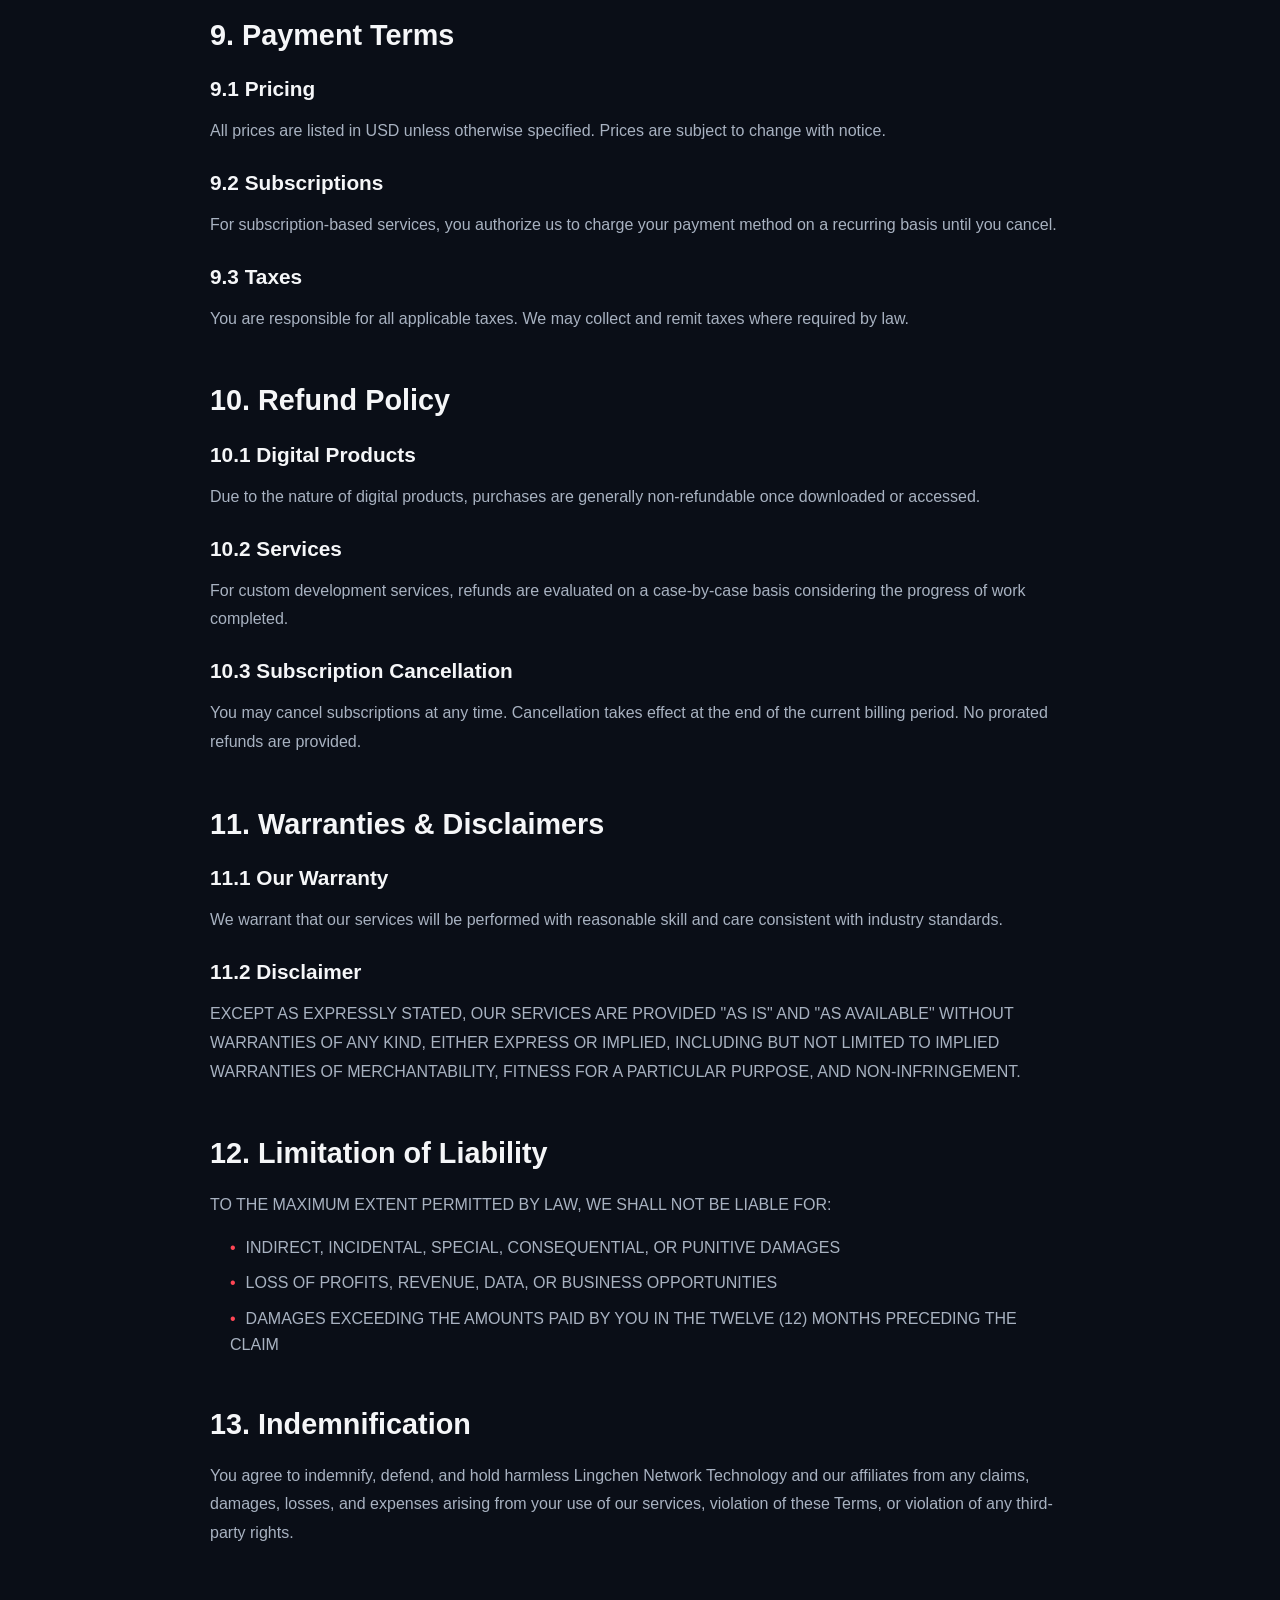
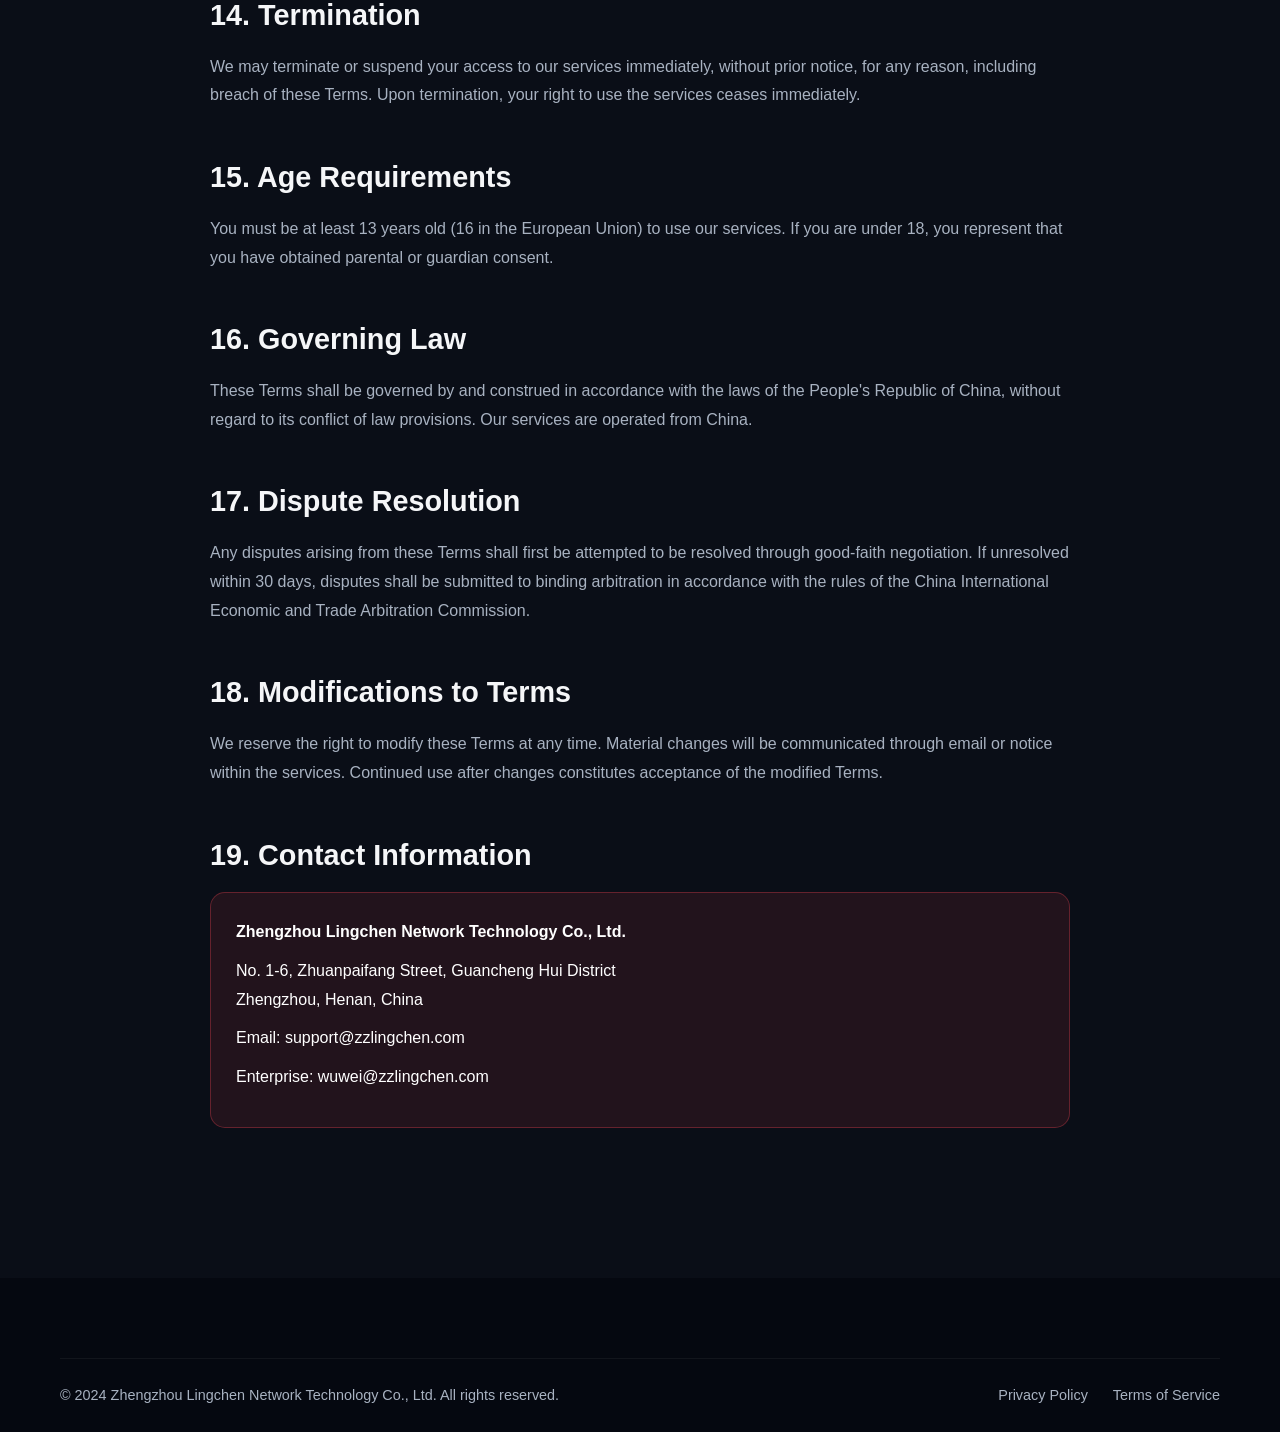
<file: terms-of-service.html>
<!DOCTYPE html>
<html lang="en">
<head>
    <meta charset="UTF-8">
    <meta name="viewport" content="width=device-width, initial-scale=1.0">
    <title>Terms of Service | Lingchen Network Technology</title>
    <meta name="description" content="Lingchen Network Technology Terms of Service. Read our terms and conditions governing the use of our services and applications.">
    <link rel="canonical" href="https://zzlingchen.com/terms-of-service.html">
    <link rel="icon" type="image/svg+xml" href="images/logo.svg">
    <link rel="stylesheet" href="css/style.css">
</head>
<body>
    <nav class="navbar">
        <div class="navbar-container">
            <a href="index.html" class="logo">
                <svg viewBox="0 0 100 100"><defs><linearGradient id="navLogoGradient" x1="0%" y1="0%" x2="100%" y2="100%"><stop offset="0%" style="stop-color:#FF4655"/><stop offset="100%" style="stop-color:#C89B3C"/></linearGradient></defs><circle cx="50" cy="50" r="45" fill="url(#navLogoGradient)"/><text x="50" y="58" font-family="Arial" font-size="36" font-weight="bold" fill="white" text-anchor="middle">LC</text></svg>
                <span class="logo-text">Lingchen</span>
            </a>
            <ul class="nav-menu">
                <li><a href="index.html" class="nav-link">Home</a></li>
                <li><a href="services.html" class="nav-link">Services</a></li>
                <li><a href="about.html" class="nav-link">About</a></li>
                <li><a href="news.html" class="nav-link">News</a></li>
                <li><a href="contact.html" class="nav-link">Contact</a></li>
            </ul>
            <button class="nav-toggle"><span></span><span></span><span></span></button>
        </div>
    </nav>

    <header class="page-header">
        <div class="container">
            <div class="page-header-content">
                <h1 class="page-title">Terms of <span class="text-primary">Service</span></h1>
                <p class="page-description">Last Updated: December 2024</p>
            </div>
        </div>
    </header>

    <section class="section">
        <div class="container">
            <article class="legal-content fade-in">
                <div class="legal-toc">
                    <h2>Table of Contents</h2>
                    <ul>
                        <li><a href="#acceptance">1. Acceptance of Terms</a></li>
                        <li><a href="#services">2. Description of Services</a></li>
                        <li><a href="#account">3. User Accounts</a></li>
                        <li><a href="#mobile-apps">4. Mobile Applications</a></li>
                        <li><a href="#mobile-management">5. Mobile Management Services</a></li>
                        <li><a href="#acceptable-use">6. Acceptable Use</a></li>
                        <li><a href="#intellectual-property">7. Intellectual Property</a></li>
                        <li><a href="#advertising">8. Advertising</a></li>
                        <li><a href="#payment">9. Payment Terms</a></li>
                        <li><a href="#refund">10. Refund Policy</a></li>
                        <li><a href="#warranties">11. Warranties & Disclaimers</a></li>
                        <li><a href="#limitation">12. Limitation of Liability</a></li>
                        <li><a href="#indemnification">13. Indemnification</a></li>
                        <li><a href="#termination">14. Termination</a></li>
                        <li><a href="#age">15. Age Requirements</a></li>
                        <li><a href="#governing">16. Governing Law</a></li>
                        <li><a href="#disputes">17. Dispute Resolution</a></li>
                        <li><a href="#changes">18. Modifications</a></li>
                        <li><a href="#contact">19. Contact Information</a></li>
                    </ul>
                </div>

                <div class="legal-section" id="acceptance">
                    <h2>1. Acceptance of Terms</h2>
                    <p>By accessing or using the services of Zhengzhou Lingchen Network Technology Co., Ltd. ("we," "us," or "our"), including our website (zzlingchen.com), mobile applications, and related services, you agree to be bound by these Terms of Service ("Terms"). If you do not agree to these Terms, please do not use our services.</p>
                    <p>By creating an account, downloading our apps, or using any part of our services, you acknowledge that you have read, understood, and agree to be bound by these Terms and our Privacy Policy.</p>
                </div>

                <div class="legal-section" id="services">
                    <h2>2. Description of Services</h2>
                    <p>Lingchen Network Technology provides the following services:</p>
                    <h3>2.1 Web Development & Design</h3>
                    <p>Custom website design, development, and maintenance services including e-commerce platforms, content management systems, and responsive web applications.</p>
                    <h3>2.2 Software Development</h3>
                    <p>Custom software solutions, enterprise applications, API development, and software maintenance services.</p>
                    <h3>2.3 Mobile Application Development</h3>
                    <p>Development of mobile applications for iOS and Android platforms, published on Google Play and Apple App Store.</p>
                    <h3>2.4 Network Technology Services</h3>
                    <p>Network infrastructure design, security implementation, cloud solutions, and technical consulting.</p>
                    <h3>2.5 E-commerce Solutions</h3>
                    <p>Online store development, payment gateway integration, inventory management, and e-commerce operations.</p>
                    <h3>2.6 Digital Marketing</h3>
                    <p>SEO optimization, social media marketing, content marketing, and advertising campaign management.</p>
                    <h3>2.7 Business Consulting</h3>
                    <p>Strategic business consulting, market research, and professional advisory services.</p>
                    <h3>2.8 Product Sales</h3>
                    <p>Sales of computer hardware, software, daily necessities, digital products, and home goods.</p>
                </div>

                <div class="legal-section" id="account">
                    <h2>3. User Accounts</h2>
                    <p>To access certain features, you may need to create an account. You agree to:</p>
                    <ul>
                        <li>Provide accurate, current, and complete information</li>
                        <li>Maintain and update your information to keep it accurate</li>
                        <li>Keep your password secure and confidential</li>
                        <li>Notify us immediately of any unauthorized access</li>
                        <li>Accept responsibility for all activities under your account</li>
                    </ul>
                    <p>We reserve the right to suspend or terminate accounts that violate these Terms.</p>
                </div>

                <div class="legal-section" id="mobile-apps">
                    <h2>4. Mobile Applications</h2>
                    <p>Our mobile applications are provided subject to the following:</p>
                    <h3>4.1 License Grant</h3>
                    <p>We grant you a limited, non-exclusive, revocable license to use our apps on devices you own or control, solely for personal or internal business purposes.</p>
                    <h3>4.2 App Store Terms</h3>
                    <p>For apps downloaded from Apple App Store or Google Play, additional terms from those platforms may apply.</p>
                    <h3>4.3 Updates</h3>
                    <p>We may release updates to our apps. Updates may automatically download and install. Continuing to use the app after an update constitutes acceptance of the updated terms.</p>
                    <h3>4.4 Age Restrictions</h3>
                    <p>Users must be 13 years or older (16 in the EU) to use our mobile applications without parental consent.</p>
                </div>

                <div class="legal-section" id="mobile-management">
                    <h2>5. Mobile Management Services</h2>
                    <p>Our Lingchen Manager mobile application provides business management tools including:</p>
                    <ul>
                        <li>Real-time analytics and reporting</li>
                        <li>Content management capabilities</li>
                        <li>Push notification services</li>
                        <li>User behavior tracking</li>
                        <li>Multi-language support</li>
                        <li>Cloud data synchronization</li>
                    </ul>
                    <p>Use of this service requires acceptance of additional terms and permissions as presented in the app.</p>
                </div>

                <div class="legal-section" id="acceptable-use">
                    <h2>6. Acceptable Use</h2>
                    <p>You agree NOT to use our services to:</p>
                    <ul>
                        <li>Violate any applicable laws or regulations</li>
                        <li>Infringe on intellectual property rights</li>
                        <li>Distribute malware or harmful code</li>
                        <li>Attempt unauthorized access to our systems</li>
                        <li>Harass, abuse, or harm other users</li>
                        <li>Send spam or unsolicited communications</li>
                        <li>Interfere with the normal operation of our services</li>
                        <li>Use our services for any illegal or fraudulent purpose</li>
                        <li>Resell or redistribute our services without authorization</li>
                    </ul>
                </div>

                <div class="legal-section" id="intellectual-property">
                    <h2>7. Intellectual Property</h2>
                    <h3>7.1 Our Intellectual Property</h3>
                    <p>All content, features, software, logos, and materials provided through our services are owned by Lingchen Network Technology or our licensors and are protected by intellectual property laws.</p>
                    <h3>7.2 Your Content</h3>
                    <p>You retain ownership of content you provide through our services. By submitting content, you grant us a license to use, store, and display such content as necessary to provide our services.</p>
                    <h3>7.3 Trademarks</h3>
                    <p>"Lingchen," our logo, and related marks are trademarks of Zhengzhou Lingchen Network Technology Co., Ltd. You may not use these trademarks without our prior written permission.</p>
                </div>

                <div class="legal-section" id="advertising">
                    <h2>8. Advertising</h2>
                    <h3>8.1 Third-Party Ads</h3>
                    <p>Our apps and services may display advertisements from third-party ad networks. These ads are subject to the privacy policies and terms of the respective advertisers.</p>
                    <h3>8.2 Ad Types</h3>
                    <p>Our mobile apps may display various ad formats including splash ads, rewarded videos, interstitials, banner ads, native ads, playable ads, and offerwalls.</p>
                    <h3>8.3 Ad Frequency</h3>
                    <p>We strive to maintain a balance between advertising revenue and user experience. Ad frequency is managed to avoid excessive disruption.</p>
                </div>

                <div class="legal-section" id="payment">
                    <h2>9. Payment Terms</h2>
                    <h3>9.1 Pricing</h3>
                    <p>All prices are listed in USD unless otherwise specified. Prices are subject to change with notice.</p>
                    <h3>9.2 Subscriptions</h3>
                    <p>For subscription-based services, you authorize us to charge your payment method on a recurring basis until you cancel.</p>
                    <h3>9.3 Taxes</h3>
                    <p>You are responsible for all applicable taxes. We may collect and remit taxes where required by law.</p>
                </div>

                <div class="legal-section" id="refund">
                    <h2>10. Refund Policy</h2>
                    <h3>10.1 Digital Products</h3>
                    <p>Due to the nature of digital products, purchases are generally non-refundable once downloaded or accessed.</p>
                    <h3>10.2 Services</h3>
                    <p>For custom development services, refunds are evaluated on a case-by-case basis considering the progress of work completed.</p>
                    <h3>10.3 Subscription Cancellation</h3>
                    <p>You may cancel subscriptions at any time. Cancellation takes effect at the end of the current billing period. No prorated refunds are provided.</p>
                </div>

                <div class="legal-section" id="warranties">
                    <h2>11. Warranties & Disclaimers</h2>
                    <h3>11.1 Our Warranty</h3>
                    <p>We warrant that our services will be performed with reasonable skill and care consistent with industry standards.</p>
                    <h3>11.2 Disclaimer</h3>
                    <p>EXCEPT AS EXPRESSLY STATED, OUR SERVICES ARE PROVIDED "AS IS" AND "AS AVAILABLE" WITHOUT WARRANTIES OF ANY KIND, EITHER EXPRESS OR IMPLIED, INCLUDING BUT NOT LIMITED TO IMPLIED WARRANTIES OF MERCHANTABILITY, FITNESS FOR A PARTICULAR PURPOSE, AND NON-INFRINGEMENT.</p>
                </div>

                <div class="legal-section" id="limitation">
                    <h2>12. Limitation of Liability</h2>
                    <p>TO THE MAXIMUM EXTENT PERMITTED BY LAW, WE SHALL NOT BE LIABLE FOR:</p>
                    <ul>
                        <li>INDIRECT, INCIDENTAL, SPECIAL, CONSEQUENTIAL, OR PUNITIVE DAMAGES</li>
                        <li>LOSS OF PROFITS, REVENUE, DATA, OR BUSINESS OPPORTUNITIES</li>
                        <li>DAMAGES EXCEEDING THE AMOUNTS PAID BY YOU IN THE TWELVE (12) MONTHS PRECEDING THE CLAIM</li>
                    </ul>
                </div>

                <div class="legal-section" id="indemnification">
                    <h2>13. Indemnification</h2>
                    <p>You agree to indemnify, defend, and hold harmless Lingchen Network Technology and our affiliates from any claims, damages, losses, and expenses arising from your use of our services, violation of these Terms, or violation of any third-party rights.</p>
                </div>

                <div class="legal-section" id="termination">
                    <h2>14. Termination</h2>
                    <p>We may terminate or suspend your access to our services immediately, without prior notice, for any reason, including breach of these Terms. Upon termination, your right to use the services ceases immediately.</p>
                </div>

                <div class="legal-section" id="age">
                    <h2>15. Age Requirements</h2>
                    <p>You must be at least 13 years old (16 in the European Union) to use our services. If you are under 18, you represent that you have obtained parental or guardian consent.</p>
                </div>

                <div class="legal-section" id="governing">
                    <h2>16. Governing Law</h2>
                    <p>These Terms shall be governed by and construed in accordance with the laws of the People's Republic of China, without regard to its conflict of law provisions. Our services are operated from China.</p>
                </div>

                <div class="legal-section" id="disputes">
                    <h2>17. Dispute Resolution</h2>
                    <p>Any disputes arising from these Terms shall first be attempted to be resolved through good-faith negotiation. If unresolved within 30 days, disputes shall be submitted to binding arbitration in accordance with the rules of the China International Economic and Trade Arbitration Commission.</p>
                </div>

                <div class="legal-section" id="changes">
                    <h2>18. Modifications to Terms</h2>
                    <p>We reserve the right to modify these Terms at any time. Material changes will be communicated through email or notice within the services. Continued use after changes constitutes acceptance of the modified Terms.</p>
                </div>

                <div class="legal-section" id="contact">
                    <h2>19. Contact Information</h2>
                    <div class="contact-info-box">
                        <p><strong>Zhengzhou Lingchen Network Technology Co., Ltd.</strong></p>
                        <p>No. 1-6, Zhuanpaifang Street, Guancheng Hui District<br>Zhengzhou, Henan, China</p>
                        <p>Email: support@zzlingchen.com</p>
                        <p>Enterprise: wuwei@zzlingchen.com</p>
                    </div>
                </div>
            </article>
        </div>
    </section>

    <footer class="footer">
        <div class="container">
            <div class="footer-bottom">
                <p class="footer-copyright">&copy; 2024 Zhengzhou Lingchen Network Technology Co., Ltd. All rights reserved.</p>
                <div class="footer-legal">
                    <a href="privacy-policy.html">Privacy Policy</a>
                    <a href="terms-of-service.html">Terms of Service</a>
                </div>
            </div>
        </div>
    </footer>
    <script src="js/main.js"></script>
</body>
</html>
</file>
<file: css/style.css>
/* ================================================
   LINGCHEN NETWORK TECHNOLOGY - MAIN STYLESHEET
   ================================================ */

/* CSS Variables */
:root {
    --primary: #FF4655;
    --primary-dark: #E63E4C;
    --secondary: #C89B3C;
    --dark: #0A0E17;
    --darker: #050810;
    --light: #F5F6F8;
    --gray: #A8B2C1;
    --gray-dark: #6B7A90;
    --white: #FFFFFF;
    --gradient: linear-gradient(135deg, var(--primary) 0%, var(--secondary) 100%);
    --shadow: 0 10px 40px rgba(0, 0, 0, 0.3);
    --transition: all 0.3s cubic-bezier(0.4, 0, 0.2, 1);
}

/* Reset & Base */
*, *::before, *::after {
    margin: 0;
    padding: 0;
    box-sizing: border-box;
}

html {
    scroll-behavior: smooth;
}

body {
    font-family: 'Inter', -apple-system, BlinkMacSystemFont, 'Segoe UI', Roboto, sans-serif;
    background: var(--dark);
    color: var(--light);
    line-height: 1.6;
    overflow-x: hidden;
}

a {
    color: var(--primary);
    text-decoration: none;
    transition: var(--transition);
}

ul {
    list-style: none;
}

img {
    max-width: 100%;
    height: auto;
}

/* Container */
.container {
    max-width: 1200px;
    margin: 0 auto;
    padding: 0 20px;
}

/* Typography */
h1, h2, h3, h4, h5, h6 {
    font-weight: 700;
    line-height: 1.2;
}

.text-primary {
    background: var(--gradient);
    -webkit-background-clip: text;
    -webkit-text-fill-color: transparent;
    background-clip: text;
}

/* Navigation */
.navbar {
    position: fixed;
    top: 0;
    left: 0;
    right: 0;
    z-index: 1000;
    background: rgba(10, 14, 23, 0.95);
    backdrop-filter: blur(20px);
    border-bottom: 1px solid rgba(255, 255, 255, 0.05);
    transition: var(--transition);
}

.navbar.scrolled {
    background: rgba(10, 14, 23, 0.98);
    box-shadow: 0 5px 30px rgba(0, 0, 0, 0.3);
}

.navbar-container {
    max-width: 1200px;
    margin: 0 auto;
    display: flex;
    align-items: center;
    justify-content: space-between;
    padding: 15px 20px;
}

.logo {
    display: flex;
    align-items: center;
    gap: 12px;
}

.logo svg {
    width: 45px;
    height: 45px;
}

.logo-text {
    font-size: 1.5rem;
    font-weight: 700;
    color: var(--white);
}

.nav-menu {
    display: flex;
    gap: 35px;
}

.nav-link {
    color: var(--gray);
    font-weight: 500;
    position: relative;
    padding: 5px 0;
}

.nav-link::after {
    content: '';
    position: absolute;
    bottom: 0;
    left: 0;
    width: 0;
    height: 2px;
    background: var(--gradient);
    transition: var(--transition);
}

.nav-link:hover::after,
.nav-link.active::after {
    width: 100%;
}

.nav-link:hover,
.nav-link.active {
    color: var(--white);
}

.nav-toggle {
    display: none;
    flex-direction: column;
    gap: 5px;
    background: none;
    border: none;
    cursor: pointer;
    padding: 5px;
}

.nav-toggle span {
    width: 25px;
    height: 2px;
    background: var(--white);
    transition: var(--transition);
}

/* Hero Section */
.hero {
    min-height: 100vh;
    display: flex;
    align-items: center;
    position: relative;
    padding: 120px 0 80px;
    overflow: hidden;
}

.hero-bg {
    position: absolute;
    top: 0;
    left: 0;
    right: 0;
    bottom: 0;
    background: radial-gradient(circle at 30% 50%, rgba(255, 70, 85, 0.15) 0%, transparent 50%),
                radial-gradient(circle at 70% 80%, rgba(200, 155, 60, 0.1) 0%, transparent 40%);
}

.hero-particles {
    position: absolute;
    top: 0;
    left: 0;
    right: 0;
    bottom: 0;
    overflow: hidden;
}

.particle {
    position: absolute;
    width: 4px;
    height: 4px;
    background: var(--primary);
    border-radius: 50%;
    opacity: 0.5;
    animation: float 15s infinite linear;
}

@keyframes float {
    0% {
        transform: translateY(100vh) rotate(0deg);
        opacity: 0;
    }
    10% {
        opacity: 0.5;
    }
    90% {
        opacity: 0.5;
    }
    100% {
        transform: translateY(-100vh) rotate(720deg);
        opacity: 0;
    }
}

.hero-content {
    position: relative;
    z-index: 2;
    max-width: 800px;
}

.hero-badge {
    display: inline-flex;
    align-items: center;
    gap: 10px;
    background: rgba(255, 70, 85, 0.1);
    border: 1px solid rgba(255, 70, 85, 0.3);
    padding: 8px 16px;
    border-radius: 50px;
    margin-bottom: 25px;
    animation: fadeInUp 0.8s ease forwards;
}

.hero-badge svg {
    width: 20px;
    height: 20px;
    fill: var(--primary);
}

.hero-badge span {
    color: var(--primary);
    font-size: 0.9rem;
    font-weight: 600;
}

.hero-title {
    font-size: clamp(2.5rem, 6vw, 4rem);
    margin-bottom: 25px;
    animation: fadeInUp 0.8s ease 0.2s forwards;
    opacity: 0;
}

.highlight {
    background: var(--gradient);
    -webkit-background-clip: text;
    -webkit-text-fill-color: transparent;
}

.hero-subtitle {
    font-size: 1.2rem;
    color: var(--gray);
    margin-bottom: 35px;
    animation: fadeInUp 0.8s ease 0.4s forwards;
    opacity: 0;
}

.hero-buttons {
    display: flex;
    gap: 15px;
    margin-bottom: 50px;
    animation: fadeInUp 0.8s ease 0.6s forwards;
    opacity: 0;
}

.hero-stats {
    display: flex;
    gap: 40px;
    animation: fadeInUp 0.8s ease 0.8s forwards;
    opacity: 0;
}

.stat-item {
    text-align: center;
}

.stat-number {
    display: block;
    font-size: 2.5rem;
    font-weight: 800;
    background: var(--gradient);
    -webkit-background-clip: text;
    -webkit-text-fill-color: transparent;
}

.stat-label {
    color: var(--gray);
    font-size: 0.9rem;
}

@keyframes fadeInUp {
    from {
        opacity: 0;
        transform: translateY(30px);
    }
    to {
        opacity: 1;
        transform: translateY(0);
    }
}

/* Buttons */
.btn {
    display: inline-flex;
    align-items: center;
    gap: 10px;
    padding: 14px 28px;
    border-radius: 50px;
    font-weight: 600;
    font-size: 1rem;
    cursor: pointer;
    transition: var(--transition);
    border: none;
}

.btn svg {
    width: 20px;
    height: 20px;
    fill: currentColor;
}

.btn-primary {
    background: var(--gradient);
    color: var(--white);
    box-shadow: 0 5px 20px rgba(255, 70, 85, 0.3);
}

.btn-primary:hover {
    transform: translateY(-3px);
    box-shadow: 0 8px 30px rgba(255, 70, 85, 0.4);
}

.btn-secondary {
    background: transparent;
    color: var(--white);
    border: 2px solid rgba(255, 255, 255, 0.2);
}

.btn-secondary:hover {
    border-color: var(--primary);
    color: var(--primary);
}

/* Sections */
.section {
    padding: 100px 0;
}

.section-dark {
    background: var(--darker);
}

.section-header {
    text-align: center;
    max-width: 700px;
    margin: 0 auto 60px;
}

.section-badge {
    display: inline-flex;
    align-items: center;
    gap: 8px;
    background: rgba(255, 70, 85, 0.1);
    padding: 8px 16px;
    border-radius: 50px;
    margin-bottom: 20px;
}

.section-badge svg {
    width: 18px;
    height: 18px;
    fill: var(--primary);
}

.section-badge span {
    color: var(--primary);
    font-size: 0.9rem;
    font-weight: 600;
}

.section-title {
    font-size: clamp(2rem, 4vw, 3rem);
    margin-bottom: 15px;
}

.section-description {
    color: var(--gray);
    font-size: 1.1rem;
}

/* Services Grid */
.services-grid {
    display: grid;
    grid-template-columns: repeat(auto-fit, minmax(350px, 1fr));
    gap: 30px;
}

.service-card {
    background: rgba(255, 255, 255, 0.03);
    border: 1px solid rgba(255, 255, 255, 0.05);
    border-radius: 20px;
    padding: 35px;
    transition: var(--transition);
}

.service-card:hover {
    background: rgba(255, 255, 255, 0.05);
    border-color: rgba(255, 70, 85, 0.3);
    transform: translateY(-5px);
}

.service-icon {
    width: 60px;
    height: 60px;
    background: var(--gradient);
    border-radius: 15px;
    display: flex;
    align-items: center;
    justify-content: center;
    margin-bottom: 25px;
}

.service-icon svg {
    width: 30px;
    height: 30px;
    fill: var(--white);
}

.service-title {
    font-size: 1.3rem;
    margin-bottom: 15px;
}

.service-description {
    color: var(--gray);
    margin-bottom: 20px;
}

.service-link {
    display: inline-flex;
    align-items: center;
    gap: 8px;
    color: var(--primary);
    font-weight: 600;
}

.service-link svg {
    width: 18px;
    height: 18px;
    fill: currentColor;
    transition: var(--transition);
}

.service-link:hover svg {
    transform: translateX(5px);
}

/* Mobile App Section */
.app-section {
    background: var(--darker);
}

.app-content {
    display: grid;
    grid-template-columns: 1fr 1fr;
    gap: 60px;
    align-items: center;
}

.app-badge {
    display: inline-flex;
    align-items: center;
    gap: 8px;
    background: rgba(255, 70, 85, 0.1);
    padding: 8px 16px;
    border-radius: 50px;
    margin-bottom: 20px;
}

.app-badge svg {
    width: 18px;
    height: 18px;
    fill: var(--primary);
}

.app-title {
    font-size: clamp(2rem, 4vw, 2.8rem);
    margin-bottom: 20px;
}

.app-description {
    color: var(--gray);
    margin-bottom: 30px;
}

.app-features {
    margin-bottom: 30px;
}

.app-feature-item {
    display: flex;
    align-items: flex-start;
    gap: 15px;
    margin-bottom: 20px;
}

.app-feature-icon {
    width: 40px;
    height: 40px;
    background: rgba(255, 70, 85, 0.1);
    border-radius: 10px;
    display: flex;
    align-items: center;
    justify-content: center;
    flex-shrink: 0;
}

.app-feature-icon svg {
    width: 20px;
    height: 20px;
    fill: var(--primary);
}

.app-feature-text h4 {
    margin-bottom: 5px;
}

.app-feature-text p {
    color: var(--gray);
    font-size: 0.9rem;
}

.app-store-buttons {
    display: flex;
    gap: 15px;
}

.store-button {
    display: flex;
    align-items: center;
    gap: 12px;
    background: rgba(255, 255, 255, 0.05);
    border: 1px solid rgba(255, 255, 255, 0.1);
    padding: 12px 20px;
    border-radius: 10px;
    transition: var(--transition);
}

.store-button:hover {
    background: rgba(255, 255, 255, 0.1);
    border-color: var(--primary);
}

.store-button svg {
    width: 30px;
    height: 30px;
    fill: var(--white);
}

.store-button-text {
    text-align: left;
}

.store-button-text span {
    display: block;
    font-size: 0.7rem;
    color: var(--gray);
}

.store-button-text strong {
    color: var(--white);
    font-size: 0.9rem;
}

/* App Mockup */
.app-mockup {
    position: relative;
}

.phone-frame {
    background: linear-gradient(145deg, #1a1f2e, #0d1117);
    border-radius: 40px;
    padding: 15px;
    box-shadow: 0 25px 50px rgba(0, 0, 0, 0.5);
}

.phone-screen {
    background: var(--dark);
    border-radius: 30px;
    overflow: hidden;
    aspect-ratio: 9/19;
}

.phone-content {
    padding: 20px;
}

.phone-header {
    text-align: center;
    margin-bottom: 20px;
}

.phone-header h3 {
    font-size: 0.9rem;
    background: var(--gradient);
    -webkit-background-clip: text;
    -webkit-text-fill-color: transparent;
}

.app-screenshot {
    display: flex;
    align-items: center;
    justify-content: center;
    height: 200px;
    background: rgba(255, 70, 85, 0.1);
    border-radius: 15px;
}

.app-screenshot svg {
    width: 60px;
    height: 60px;
    fill: var(--primary);
    opacity: 0.5;
}

.floating-elements {
    position: absolute;
    top: 0;
    left: 0;
    right: 0;
    bottom: 0;
    pointer-events: none;
}

.floating-icon {
    position: absolute;
    width: 50px;
    height: 50px;
    background: var(--gradient);
    border-radius: 15px;
    display: flex;
    align-items: center;
    justify-content: center;
    animation: bounce 3s ease-in-out infinite;
}

.floating-icon:nth-child(1) {
    top: 10%;
    right: -20px;
    animation-delay: 0s;
}

.floating-icon:nth-child(2) {
    bottom: 30%;
    left: -25px;
    animation-delay: 1s;
}

.floating-icon:nth-child(3) {
    bottom: 10%;
    right: 10%;
    animation-delay: 2s;
}

.floating-icon svg {
    width: 25px;
    height: 25px;
    fill: var(--white);
}

@keyframes bounce {
    0%, 100% {
        transform: translateY(0);
    }
    50% {
        transform: translateY(-15px);
    }
}

/* Features Grid */
.features-grid {
    display: grid;
    grid-template-columns: repeat(auto-fit, minmax(350px, 1fr));
    gap: 30px;
}

.feature-card {
    text-align: center;
    padding: 40px 30px;
    background: rgba(255, 255, 255, 0.03);
    border: 1px solid rgba(255, 255, 255, 0.05);
    border-radius: 20px;
    transition: var(--transition);
}

.feature-card:hover {
    background: rgba(255, 255, 255, 0.05);
    transform: translateY(-5px);
}

.feature-icon {
    width: 80px;
    height: 80px;
    background: var(--gradient);
    border-radius: 50%;
    display: flex;
    align-items: center;
    justify-content: center;
    margin: 0 auto 25px;
}

.feature-icon svg {
    width: 35px;
    height: 35px;
    fill: var(--white);
}

.feature-title {
    font-size: 1.3rem;
    margin-bottom: 15px;
}

.feature-description {
    color: var(--gray);
}

/* Partners Section */
.partners-section {
    padding: 60px 0;
    background: var(--darker);
}

.partners-title {
    text-align: center;
    color: var(--gray);
    margin-bottom: 40px;
}

.partners-grid {
    display: flex;
    justify-content: center;
    align-items: center;
    gap: 60px;
    flex-wrap: wrap;
}

.partner-logo {
    opacity: 0.5;
    transition: var(--transition);
}

.partner-logo:hover {
    opacity: 1;
}

.partner-logo svg {
    width: 120px;
    height: 40px;
}

/* CTA Section */
.cta-section {
    position: relative;
    overflow: hidden;
}

.cta-bg {
    position: absolute;
    top: 0;
    left: 0;
    right: 0;
    bottom: 0;
    background: radial-gradient(circle at center, rgba(255, 70, 85, 0.2) 0%, transparent 70%);
}

.cta-content {
    text-align: center;
    position: relative;
    z-index: 2;
}

.cta-title {
    font-size: clamp(2rem, 4vw, 3rem);
    margin-bottom: 20px;
}

.cta-description {
    color: var(--gray);
    font-size: 1.2rem;
    max-width: 600px;
    margin: 0 auto 35px;
}

.cta-buttons {
    display: flex;
    justify-content: center;
    gap: 15px;
}

/* Contact Help Grid */
.contact-help-grid {
    display: grid;
    grid-template-columns: repeat(auto-fit, minmax(280px, 1fr));
    gap: 30px;
}

.contact-help-card {
    background: rgba(255, 255, 255, 0.03);
    border: 1px solid rgba(255, 255, 255, 0.05);
    border-radius: 20px;
    padding: 35px;
    transition: var(--transition);
}

.contact-help-card:hover {
    background: rgba(255, 255, 255, 0.05);
    border-color: rgba(255, 70, 85, 0.3);
    transform: translateY(-5px);
}

.help-card-icon {
    width: 60px;
    height: 60px;
    background: var(--gradient);
    border-radius: 15px;
    display: flex;
    align-items: center;
    justify-content: center;
    margin-bottom: 25px;
}

.help-card-icon svg {
    width: 30px;
    height: 30px;
    fill: var(--white);
}

.contact-help-card h3 {
    font-size: 1.3rem;
    margin-bottom: 15px;
}

.contact-help-card > p {
    color: var(--gray);
    margin-bottom: 20px;
    line-height: 1.7;
}

.help-features {
    list-style: none;
}

.help-features li {
    position: relative;
    padding-left: 20px;
    color: var(--gray);
    font-size: 0.9rem;
    margin-bottom: 10px;
}

.help-features li::before {
    content: '✓';
    position: absolute;
    left: 0;
    color: var(--primary);
    font-weight: bold;
}

/* FAQ Section */
.faq-grid {
    display: grid;
    grid-template-columns: repeat(auto-fit, minmax(350px, 1fr));
    gap: 30px;
}

.faq-item {
    background: rgba(255, 255, 255, 0.03);
    border: 1px solid rgba(255, 255, 255, 0.05);
    border-radius: 15px;
    padding: 30px;
    transition: var(--transition);
}

.faq-item:hover {
    background: rgba(255, 255, 255, 0.05);
    border-color: rgba(255, 70, 85, 0.2);
}

.faq-item h4 {
    display: flex;
    align-items: center;
    gap: 12px;
    font-size: 1.1rem;
    margin-bottom: 15px;
    color: var(--white);
}

.faq-item h4 svg {
    width: 24px;
    height: 24px;
    fill: var(--primary);
    flex-shrink: 0;
}

.faq-item p {
    color: var(--gray);
    line-height: 1.7;
    padding-left: 36px;
}

/* Responsive */
@media (max-width: 768px) {
    .contact-help-grid,
    .faq-grid {
        grid-template-columns: 1fr;
    }
    
    .faq-item h4 {
        font-size: 1rem;
    }
    
    .faq-item p {
        padding-left: 0;
    }
}

/* Page Header */
.page-header {
    padding: 150px 0 80px;
    background: var(--darker);
    text-align: center;
    position: relative;
}

.page-header::before {
    content: '';
    position: absolute;
    top: 0;
    left: 0;
    right: 0;
    bottom: 0;
    background: radial-gradient(circle at 50% 0%, rgba(255, 70, 85, 0.15) 0%, transparent 50%);
}

.page-header-content {
    position: relative;
    z-index: 2;
}

.breadcrumb {
    display: flex;
    align-items: center;
    justify-content: center;
    gap: 10px;
    margin-bottom: 20px;
}

.breadcrumb a,
.breadcrumb span {
    color: var(--gray);
    font-size: 0.9rem;
}

.breadcrumb svg {
    width: 16px;
    height: 16px;
    fill: var(--gray);
}

.page-title {
    font-size: clamp(2.5rem, 5vw, 3.5rem);
    margin-bottom: 15px;
}

.page-description {
    color: var(--gray);
    font-size: 1.1rem;
    max-width: 600px;
    margin: 0 auto;
}

/* Footer */
.footer {
    background: var(--darker);
    padding: 80px 0 0;
}

.footer-grid {
    display: grid;
    grid-template-columns: 2fr 1fr 1fr 1fr;
    gap: 60px;
    margin-bottom: 60px;
}

.footer-logo {
    display: flex;
    align-items: center;
    gap: 12px;
    margin-bottom: 20px;
}

.footer-logo svg {
    width: 45px;
    height: 45px;
}

.footer-logo span {
    font-size: 1.3rem;
    font-weight: 700;
    color: var(--white);
}

.footer-description {
    color: var(--gray);
    margin-bottom: 25px;
    line-height: 1.8;
}

.footer-social {
    display: flex;
    gap: 15px;
}

.social-link {
    width: 40px;
    height: 40px;
    background: rgba(255, 255, 255, 0.05);
    border-radius: 50%;
    display: flex;
    align-items: center;
    justify-content: center;
    transition: var(--transition);
}

.social-link:hover {
    background: var(--primary);
}

.social-link svg {
    width: 20px;
    height: 20px;
    fill: var(--white);
}

.footer-column h4 {
    font-size: 1.1rem;
    margin-bottom: 25px;
}

.footer-links li {
    margin-bottom: 12px;
}

.footer-links a {
    color: var(--gray);
}

.footer-links a:hover {
    color: var(--primary);
}

.footer-contact-item {
    display: flex;
    align-items: flex-start;
    gap: 12px;
    margin-bottom: 20px;
}

.footer-contact-item svg {
    width: 20px;
    height: 20px;
    fill: var(--primary);
    flex-shrink: 0;
    margin-top: 3px;
}

.footer-contact-item p {
    color: var(--gray);
    font-size: 0.95rem;
    line-height: 1.6;
}

.footer-bottom {
    border-top: 1px solid rgba(255, 255, 255, 0.05);
    padding: 25px 0;
    display: flex;
    justify-content: space-between;
    align-items: center;
}

.footer-copyright {
    color: var(--gray);
    font-size: 0.9rem;
}

.footer-legal {
    display: flex;
    gap: 25px;
}

.footer-legal a {
    color: var(--gray);
    font-size: 0.9rem;
}

.footer-legal a:hover {
    color: var(--primary);
}

/* Animation Classes */
.fade-in {
    opacity: 0;
    transform: translateY(30px);
    transition: opacity 0.6s ease, transform 0.6s ease;
}

.fade-in.visible {
    opacity: 1;
    transform: translateY(0);
}

.stagger-1 { transition-delay: 0.1s; }
.stagger-2 { transition-delay: 0.2s; }
.stagger-3 { transition-delay: 0.3s; }
.stagger-4 { transition-delay: 0.4s; }
.stagger-5 { transition-delay: 0.5s; }
.stagger-6 { transition-delay: 0.6s; }

/* Responsive Design */
@media (max-width: 992px) {
    .nav-menu {
        display: none;
        position: absolute;
        top: 100%;
        left: 0;
        right: 0;
        background: var(--dark);
        flex-direction: column;
        padding: 20px;
        gap: 15px;
        border-top: 1px solid rgba(255, 255, 255, 0.05);
    }

    .nav-menu.active {
        display: flex;
    }

    .nav-toggle {
        display: flex;
    }

    .app-content {
        grid-template-columns: 1fr;
    }

    .footer-grid {
        grid-template-columns: 1fr 1fr;
    }
}

@media (max-width: 768px) {
    .hero {
        padding: 100px 0 60px;
    }

    .hero-title {
        font-size: 2rem;
    }

    .hero-stats {
        flex-wrap: wrap;
        gap: 30px;
    }

    .stat-item {
        flex: 1;
        min-width: 100px;
    }

    .hero-buttons {
        flex-direction: column;
    }

    .btn {
        width: 100%;
        justify-content: center;
    }

    .services-grid,
    .features-grid {
        grid-template-columns: 1fr;
    }

    .footer-grid {
        grid-template-columns: 1fr;
        gap: 40px;
    }

    .footer-bottom {
        flex-direction: column;
        gap: 20px;
        text-align: center;
    }

    .partners-grid {
        gap: 30px;
    }

    .cta-buttons {
        flex-direction: column;
    }

    .app-store-buttons {
        flex-direction: column;
    }
}

/* Additional Styles for Other Pages */
.about-intro {
    display: grid;
    grid-template-columns: 1fr 1fr;
    gap: 60px;
    align-items: center;
}

.about-content h2 {
    font-size: 2rem;
    margin-bottom: 25px;
}

.about-content p {
    color: var(--gray);
    margin-bottom: 20px;
    line-height: 1.8;
}

.about-image-frame {
    background: var(--gradient);
    border-radius: 20px;
    padding: 40px;
}

.about-image-inner {
    background: var(--dark);
    border-radius: 15px;
    height: 300px;
    display: flex;
    align-items: center;
    justify-content: center;
}

.about-image-inner svg {
    width: 100px;
    height: 100px;
    fill: var(--primary);
    opacity: 0.5;
}

.values-grid {
    display: grid;
    grid-template-columns: repeat(auto-fit, minmax(300px, 1fr));
    gap: 30px;
}

.value-card {
    padding: 30px;
    background: rgba(255, 255, 255, 0.03);
    border: 1px solid rgba(255, 255, 255, 0.05);
    border-radius: 15px;
}

.value-icon {
    width: 50px;
    height: 50px;
    background: var(--gradient);
    border-radius: 12px;
    display: flex;
    align-items: center;
    justify-content: center;
    margin-bottom: 20px;
}

.value-icon svg {
    width: 25px;
    height: 25px;
    fill: var(--white);
}

.value-title {
    font-size: 1.2rem;
    margin-bottom: 10px;
}

.value-description {
    color: var(--gray);
    font-size: 0.95rem;
}

.timeline {
    position: relative;
    max-width: 800px;
    margin: 0 auto;
}

.timeline::before {
    content: '';
    position: absolute;
    left: 50%;
    top: 0;
    bottom: 0;
    width: 2px;
    background: linear-gradient(to bottom, var(--primary), var(--secondary));
    transform: translateX(-50%);
}

.timeline-item {
    position: relative;
    padding: 30px 0;
    display: flex;
    justify-content: flex-end;
    padding-right: calc(50% + 40px);
}

.timeline-item:nth-child(even) {
    justify-content: flex-start;
    padding-right: 0;
    padding-left: calc(50% + 40px);
}

.timeline-content {
    background: rgba(255, 255, 255, 0.03);
    border: 1px solid rgba(255, 255, 255, 0.05);
    padding: 25px;
    border-radius: 15px;
    max-width: 350px;
}

.timeline-year {
    display: inline-block;
    background: var(--gradient);
    padding: 5px 15px;
    border-radius: 20px;
    font-weight: 700;
    font-size: 0.9rem;
    margin-bottom: 15px;
}

.timeline-title {
    font-size: 1.2rem;
    margin-bottom: 10px;
}

.timeline-description {
    color: var(--gray);
    font-size: 0.95rem;
}

.timeline-dot {
    position: absolute;
    left: 50%;
    top: 40px;
    width: 20px;
    height: 20px;
    background: var(--gradient);
    border-radius: 50%;
    transform: translateX(-50%);
    box-shadow: 0 0 20px rgba(255, 70, 85, 0.5);
}

.news-grid {
    display: grid;
    grid-template-columns: repeat(auto-fit, minmax(300px, 1fr));
    gap: 30px;
}

.news-card {
    background: rgba(255, 255, 255, 0.03);
    border: 1px solid rgba(255, 255, 255, 0.05);
    border-radius: 15px;
    overflow: hidden;
    transition: var(--transition);
}

.news-card:hover {
    transform: translateY(-5px);
    border-color: rgba(255, 70, 85, 0.3);
}

.news-image {
    background: var(--gradient);
    height: 180px;
    display: flex;
    align-items: center;
    justify-content: center;
}

.news-image svg {
    width: 60px;
    height: 60px;
    fill: var(--white);
    opacity: 0.5;
}

.news-content {
    padding: 25px;
}

.news-date {
    color: var(--primary);
    font-size: 0.85rem;
    font-weight: 600;
    margin-bottom: 10px;
}

.news-title {
    font-size: 1.2rem;
    margin-bottom: 15px;
}

.news-excerpt {
    color: var(--gray);
    font-size: 0.95rem;
    margin-bottom: 15px;
}

.news-link {
    display: inline-flex;
    align-items: center;
    gap: 8px;
    color: var(--primary);
    font-weight: 600;
}

.news-link svg {
    width: 16px;
    height: 16px;
    fill: currentColor;
}

.newsletter-form {
    display: flex;
    gap: 15px;
    max-width: 500px;
    margin: 0 auto;
}

.newsletter-form input {
    flex: 1;
    padding: 15px 20px;
    border: 1px solid rgba(255, 255, 255, 0.1);
    border-radius: 50px;
    background: rgba(255, 255, 255, 0.05);
    color: var(--white);
    font-size: 1rem;
}

.newsletter-form input::placeholder {
    color: var(--gray);
}

.contact-grid {
    display: grid;
    grid-template-columns: 1fr 1fr;
    gap: 60px;
}

.contact-info h2 {
    font-size: 2rem;
    margin-bottom: 20px;
}

.contact-info > p {
    color: var(--gray);
    margin-bottom: 30px;
}

.contact-item {
    display: flex;
    gap: 20px;
    margin-bottom: 30px;
}

.contact-icon {
    width: 50px;
    height: 50px;
    background: var(--gradient);
    border-radius: 12px;
    display: flex;
    align-items: center;
    justify-content: center;
    flex-shrink: 0;
}

.contact-icon svg {
    width: 24px;
    height: 24px;
    fill: var(--white);
}

.contact-item h4 {
    font-size: 1.1rem;
    margin-bottom: 8px;
}

.contact-item p {
    color: var(--gray);
    font-size: 0.95rem;
    line-height: 1.6;
}

.contact-form-wrapper {
    background: rgba(255, 255, 255, 0.03);
    border: 1px solid rgba(255, 255, 255, 0.05);
    padding: 40px;
    border-radius: 20px;
}

.contact-form-wrapper h3 {
    font-size: 1.5rem;
    margin-bottom: 30px;
}

.form-group {
    margin-bottom: 20px;
}

.form-group label {
    display: block;
    margin-bottom: 8px;
    font-weight: 500;
}

.form-group input,
.form-group select,
.form-group textarea {
    width: 100%;
    padding: 15px;
    border: 1px solid rgba(255, 255, 255, 0.1);
    border-radius: 10px;
    background: rgba(255, 255, 255, 0.05);
    color: var(--white);
    font-size: 1rem;
    font-family: inherit;
}

.form-group input::placeholder,
.form-group textarea::placeholder {
    color: var(--gray);
}

.form-group select {
    cursor: pointer;
}

.form-group textarea {
    resize: vertical;
    min-height: 120px;
}

.btn-full {
    width: 100%;
}

/* Legal Pages */
.legal-content {
    max-width: 900px;
    margin: 0 auto;
    padding: 0 20px;
}

.legal-toc {
    background: rgba(255, 255, 255, 0.03);
    border: 1px solid rgba(255, 255, 255, 0.05);
    padding: 30px;
    border-radius: 15px;
    margin-bottom: 50px;
}

.legal-toc h2 {
    font-size: 1.5rem;
    margin-bottom: 20px;
}

.legal-toc ul {
    display: grid;
    grid-template-columns: repeat(2, 1fr);
    gap: 10px;
}

.legal-toc a {
    color: var(--gray);
    font-size: 0.95rem;
}

.legal-toc a:hover {
    color: var(--primary);
}

.legal-section {
    margin-bottom: 50px;
}

.legal-section h2 {
    font-size: 1.8rem;
    margin-bottom: 20px;
}

.legal-section h3 {
    font-size: 1.3rem;
    margin: 25px 0 15px;
}

.legal-section p {
    color: var(--gray);
    margin-bottom: 15px;
    line-height: 1.8;
}

.legal-section ul {
    margin-bottom: 20px;
    padding-left: 20px;
}

.legal-section li {
    color: var(--gray);
    margin-bottom: 10px;
    line-height: 1.6;
}

.legal-section li::before {
    content: '•';
    color: var(--primary);
    margin-right: 10px;
}

.contact-info-box {
    background: rgba(255, 70, 85, 0.1);
    border: 1px solid rgba(255, 70, 85, 0.3);
    padding: 25px;
    border-radius: 15px;
    margin-top: 20px;
}

.contact-info-box p {
    color: var(--white);
    margin-bottom: 10px;
}

/* Service Detail Page */
.services-detailed {
    display: flex;
    flex-direction: column;
    gap: 60px;
}

.service-detailed-item {
    display: grid;
    grid-template-columns: 1fr 1fr;
    gap: 60px;
    align-items: center;
    padding: 40px;
    background: rgba(255, 255, 255, 0.02);
    border: 1px solid rgba(255, 255, 255, 0.05);
    border-radius: 20px;
}

.service-detailed-item:nth-child(even) {
    direction: rtl;
}

.service-detailed-item:nth-child(even) > * {
    direction: ltr;
}

.service-detailed-content h3 {
    font-size: 1.8rem;
    margin-bottom: 20px;
}

.service-detailed-content > p {
    color: var(--gray);
    margin-bottom: 25px;
    line-height: 1.8;
}

.service-list li {
    display: flex;
    align-items: center;
    gap: 12px;
    color: var(--gray);
    margin-bottom: 12px;
}

.service-list svg {
    width: 20px;
    height: 20px;
    fill: var(--primary);
    flex-shrink: 0;
}

.service-image-frame {
    background: var(--gradient);
    border-radius: 20px;
    padding: 30px;
}

.service-image-inner {
    background: var(--dark);
    border-radius: 15px;
    height: 250px;
    display: flex;
    align-items: center;
    justify-content: center;
}

.service-image-inner svg {
    width: 80px;
    height: 80px;
    fill: var(--white);
    opacity: 0.3;
}

@media (max-width: 992px) {
    .about-intro {
        grid-template-columns: 1fr;
    }

    .contact-grid {
        grid-template-columns: 1fr;
    }

    .service-detailed-item {
        grid-template-columns: 1fr;
    }

    .service-detailed-item:nth-child(even) {
        direction: ltr;
    }

    .legal-toc ul {
        grid-template-columns: 1fr;
    }

    .timeline::before {
        left: 20px;
    }

    .timeline-item,
    .timeline-item:nth-child(even) {
        padding-left: 60px;
        padding-right: 0;
        justify-content: flex-start;
    }

    .timeline-dot {
        left: 20px;
    }
}
</file>
